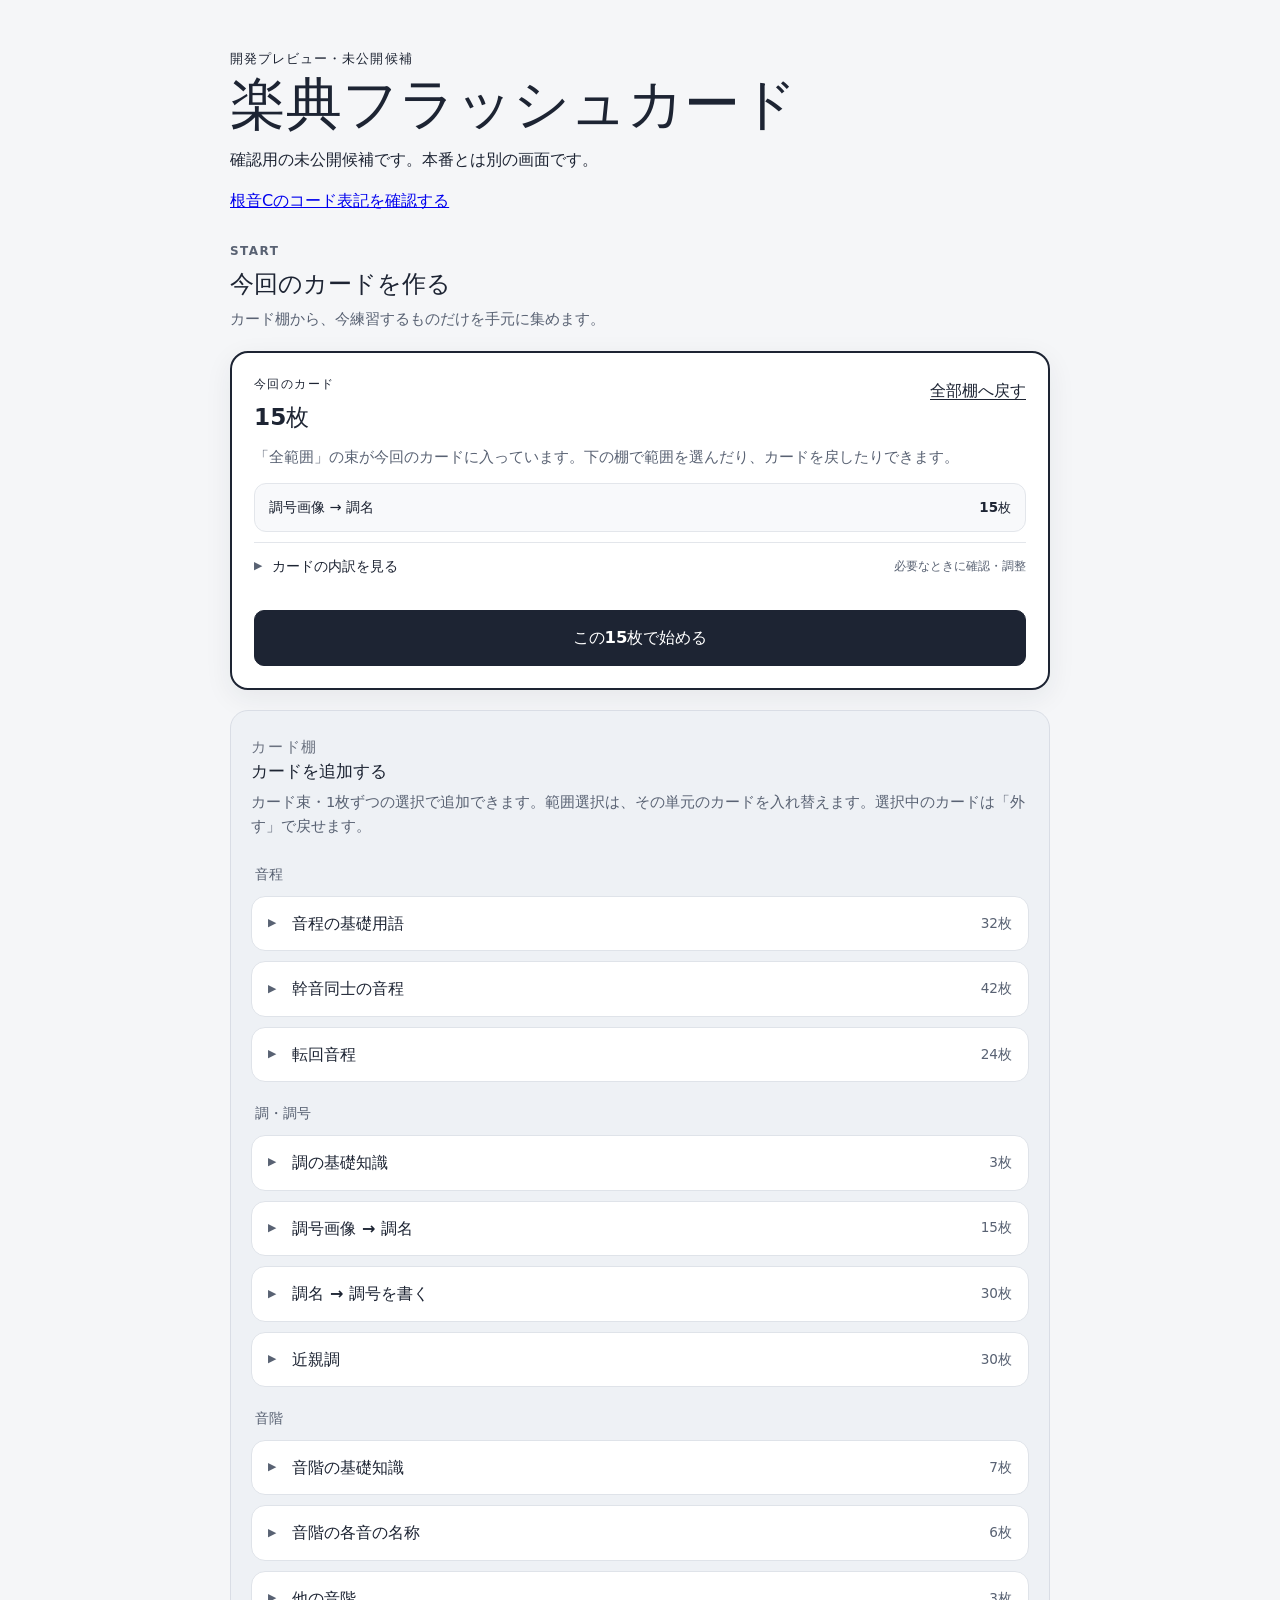
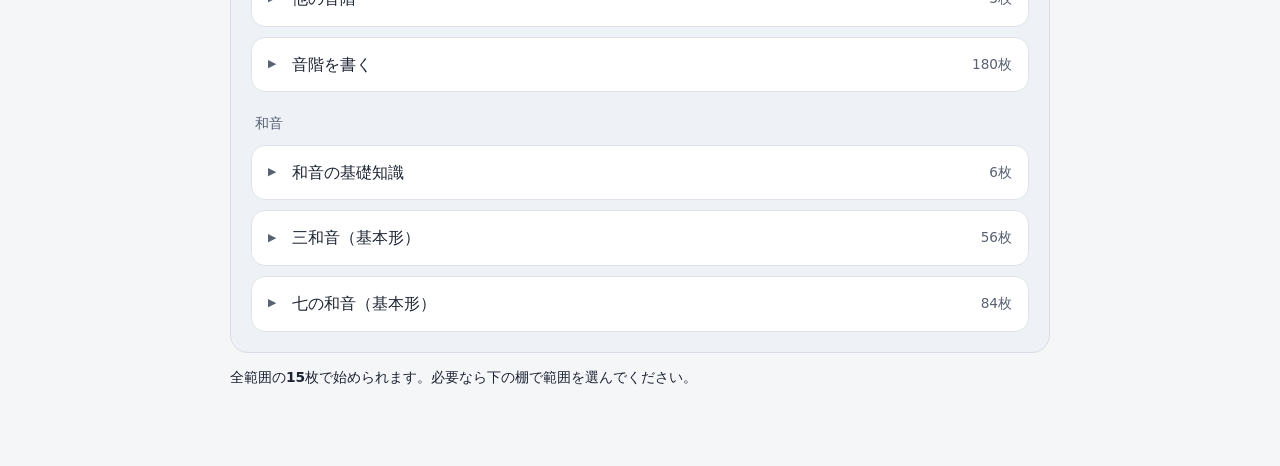
<file: index.html>
<!doctype html>
<html lang="ja">
<head>
  <meta charset="utf-8">
  <meta name="viewport" content="width=device-width, initial-scale=1">
  <meta name="description" content="長調の調号15枚・幹音同士の音程42枚に、調号画像→調名15枚と調名→調号30枚を追加。三か国語で確認できる無料の楽典フラッシュカード。スマホ対応・登録不要。">
  <meta name="robots" content="noindex,nofollow,noarchive">
  <meta property="og:type" content="website">
  <meta property="og:site_name" content="Seegmund Music Labo">
  <meta property="og:title" content="楽典フラッシュカード｜調号・音程を無料で反復練習">
  <meta property="og:description" content="調号画像→調名15枚・調名→調号30枚と幹音同士の音程42枚を、必要な範囲で反復できる無料Webアプリ。調名は日本語・英語・ドイツ語で確認できます。">
<meta name="twitter:card" content="summary">
  <meta name="twitter:title" content="楽典フラッシュカード｜調号・音程を無料で反復練習">
  <meta name="twitter:description" content="調号画像→調名15枚・調名→調号30枚と幹音同士の音程42枚を、必要な範囲で反復できる無料Webアプリ。調名は日本語・英語・ドイツ語で確認できます。">
<title>開発プレビュー｜楽典フラッシュカード</title>

  <link rel="stylesheet" href="./styles.css">
  <link rel="stylesheet" href="./disclosure-ui.css">
  <link rel="stylesheet" href="./content-renderer.css">
  <link rel="stylesheet" href="./music-typography.css">
  <link rel="stylesheet" href="./play-layout.css">
</head>
<body>
  <main class="app-shell" id="app">
    <header class="app-header">
      <p class="eyebrow">開発プレビュー・未公開候補</p>
      <h1>楽典フラッシュカード</h1>
      <p class="lead">確認用の未公開候補です。本番とは別の画面です。</p><p><a href="./docs/code-notation-c-root-specimen.html">根音Cのコード表記を確認する</a></p>
    </header>

    <section class="screen start-screen" id="start-screen" aria-labelledby="start-title">
      <div class="screen-heading">
        <p class="screen-kicker">START</p>
        <h2 id="start-title">今回のカードを作る</h2>
        <p>カード棚から、今練習するものだけを手元に集めます。</p>
      </div>

      <section class="practice-set-panel" aria-labelledby="practice-set-title">
        <div class="practice-set-heading">
          <div>
            <p class="panel-kicker">今回のカード</p>
            <h3 id="practice-set-title"><span id="practice-count">0枚</span></h3>
          </div>
          <button type="button" id="clear-practice-button" class="text-button" hidden>全部棚へ戻す</button>
        </div>

        <p class="practice-origin" id="practice-origin" hidden></p>
        <p class="practice-empty" id="practice-empty">今回のカードはまだありません。下のカード棚から追加してください。</p>
        <div class="practice-groups" id="practice-groups" hidden></div>

        <button type="button" id="start-practice-button" class="start-practice-button" disabled>カードを追加してください</button>
      </section>

      <section class="card-shelf" aria-labelledby="shelf-title">
        <div class="shelf-heading">
          <p class="panel-kicker">カード棚</p>
          <h3 id="shelf-title">カードを追加する</h3>
          <p>カード束・1枚ずつの選択で追加できます。範囲選択は、その単元のカードを入れ替えます。選択中のカードは「外す」で戻せます。</p>
        </div>
        <div class="shelf-list" id="shelf-list"></div>
      </section>

      <p class="status" id="start-status" aria-live="polite"></p>
    </section>

    <section class="screen play-screen" id="play-screen" aria-labelledby="source-title" hidden>
      <section class="flashcard" id="flashcard" aria-labelledby="card-prompt">
        <div class="card-meta">
          <span id="progress">1 / 1</span>
        </div>

        <div class="card-stage">
          <div class="prompt-wrap">
            <p class="prompt" id="card-prompt"></p>
          </div>

          <div class="answer-wrap" id="answer-wrap">
            <p class="answer" id="card-answer"></p>
          </div>
        </div>

        <div class="card-primary-actions">
          <button type="button" id="reveal-button" class="card-action">答えを見る</button>
          <button type="button" id="next-button" class="card-action">次のカードへ</button>
        </div>
      </section>

      <footer class="play-menu">
        <div class="secondary-actions" aria-label="補助操作">
          <button type="button" id="prev-button" class="secondary">前のカード</button>
          <button type="button" id="shuffle-button" class="secondary">順番をシャッフル</button>
          <button type="button" id="change-range-button" class="secondary">今回のカードを見直す</button>
        </div>

        <details id="related-key-range-note" hidden><summary>調号範囲外の表記について</summary><p>通常の調号は、♯または♭7個までです。この範囲を超える調では、重嬰・重変を含む臨時記号や、調号と臨時記号の組合せで表すことがあります。</p><p>図の「♯8相当」などは五度順の位置を示し、単純な♯8個の調号を意味しません。</p></details>
        <details id="card-supplement" hidden><summary>用語・分類の補足</summary><p id="card-supplement-text"></p></details>
        <p id="review-card-id" hidden></p>

        <section class="source-info" aria-live="polite">
          <h2 id="source-title">今回のカード</h2>
          <p id="source-description"></p>
        </section>

        <p class="shortcut-hint">Space / Enter: 答えを見る・次のカードへ　← →: 前後移動</p>
        <p class="status" id="play-status" aria-live="polite"></p>
        <p class="play-brand">楽典フラッシュカード</p>
      </footer>
    </section>
  </main>
  <script type="module" src="./src/app.js"></script>
  <script type="module" src="./src/disclosure-ui.js"></script>
</body>
</html>
</file>
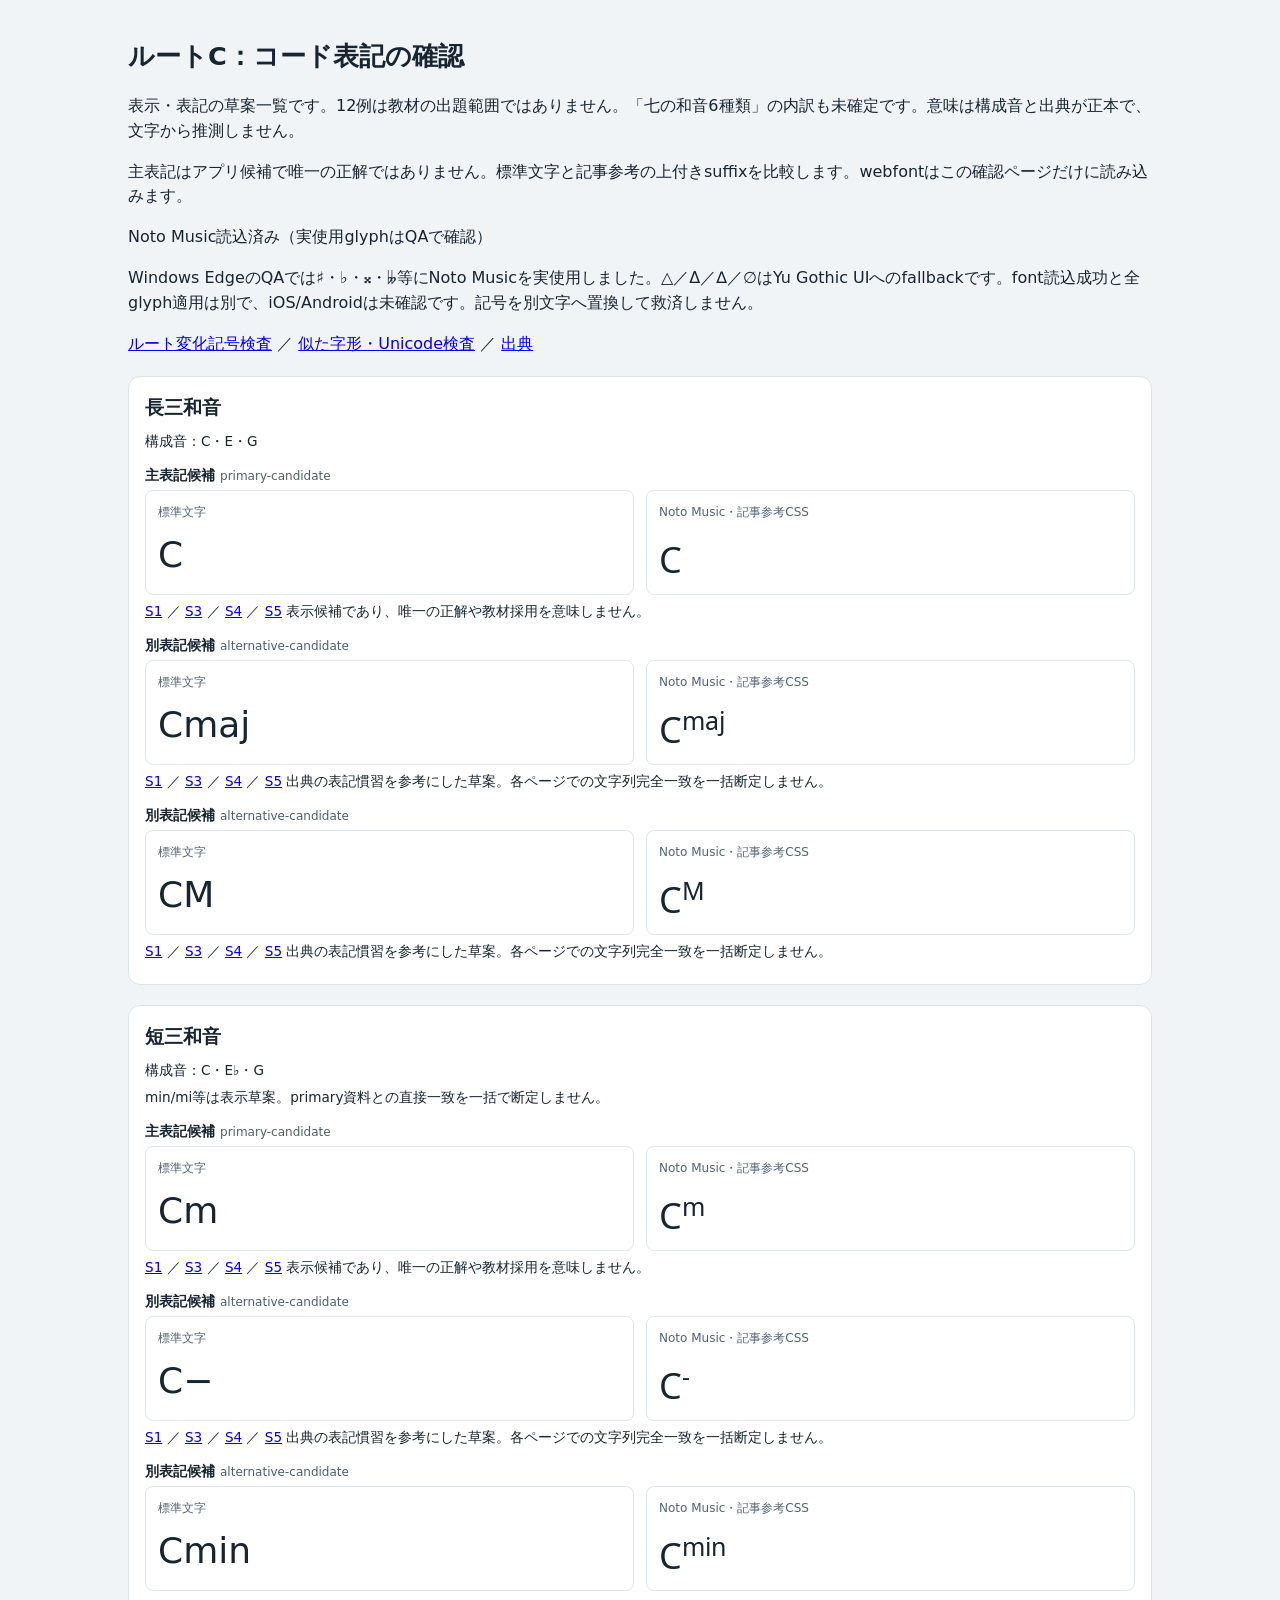
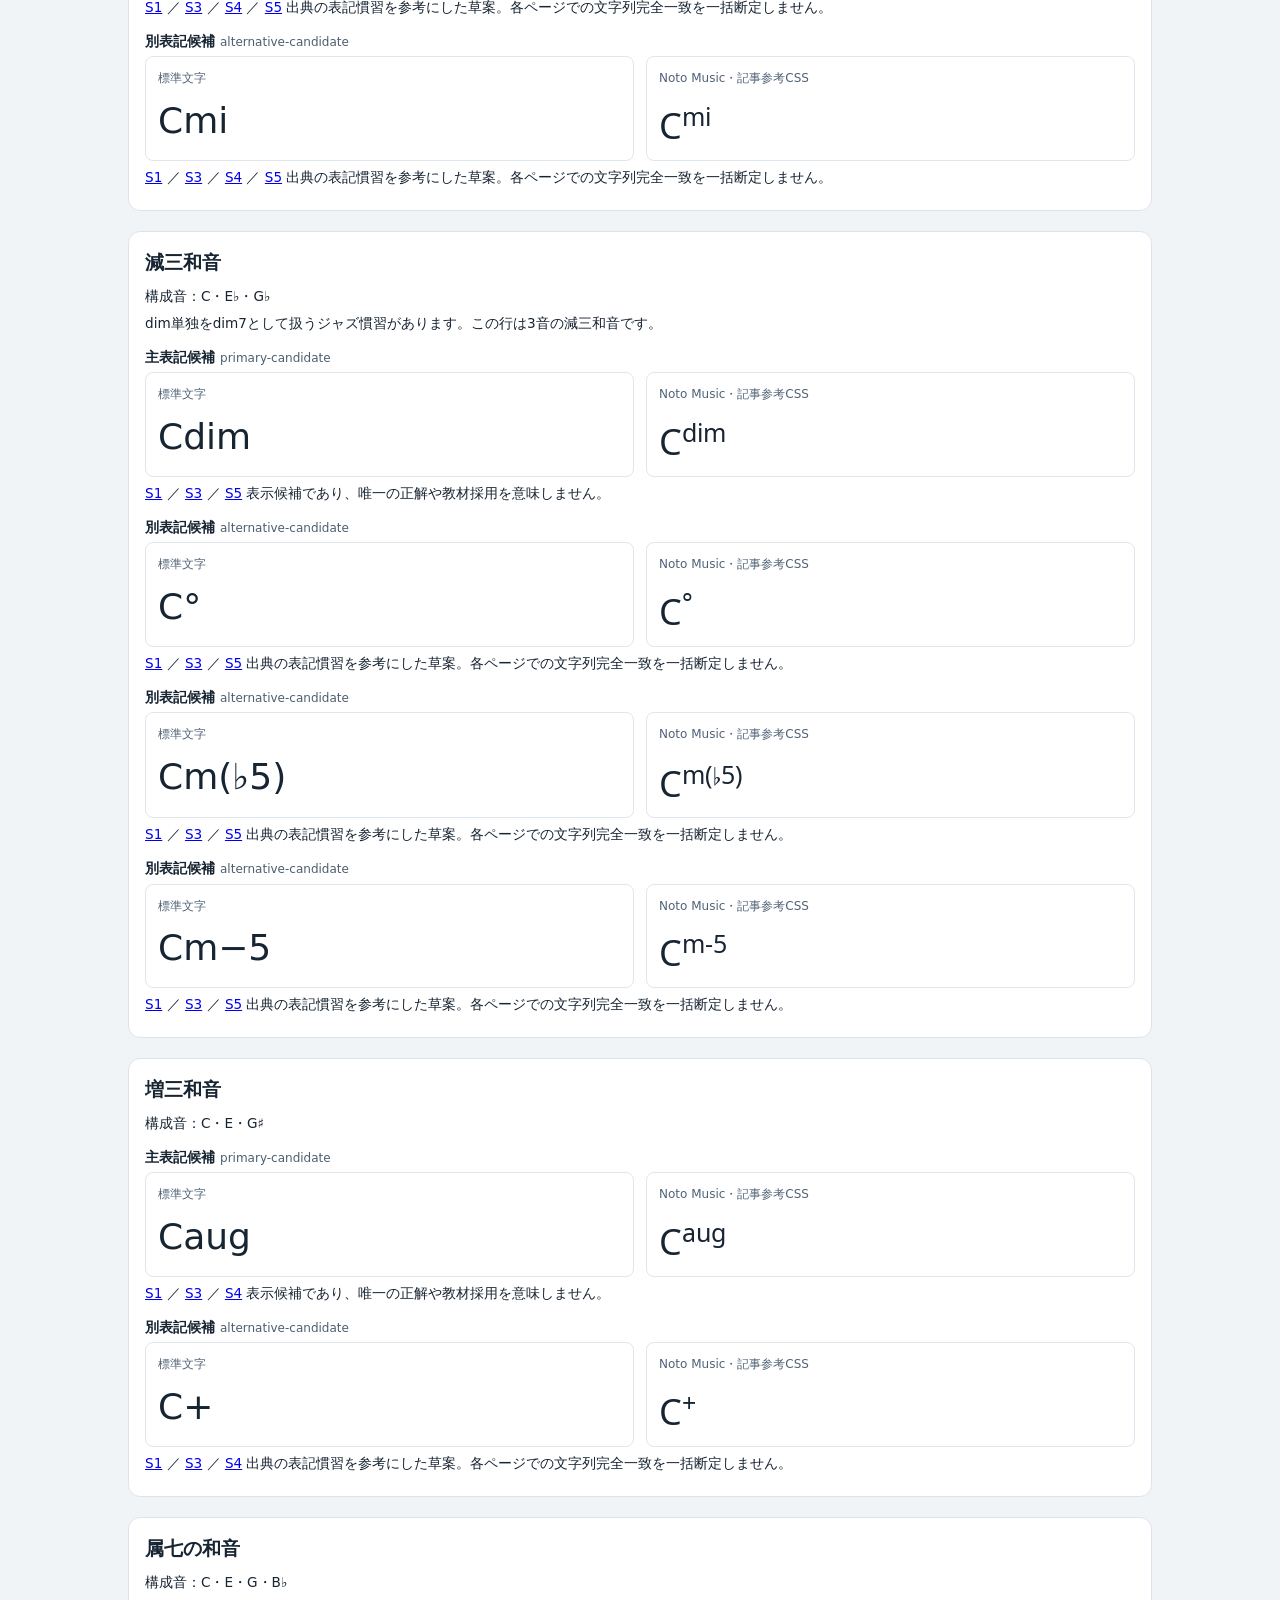
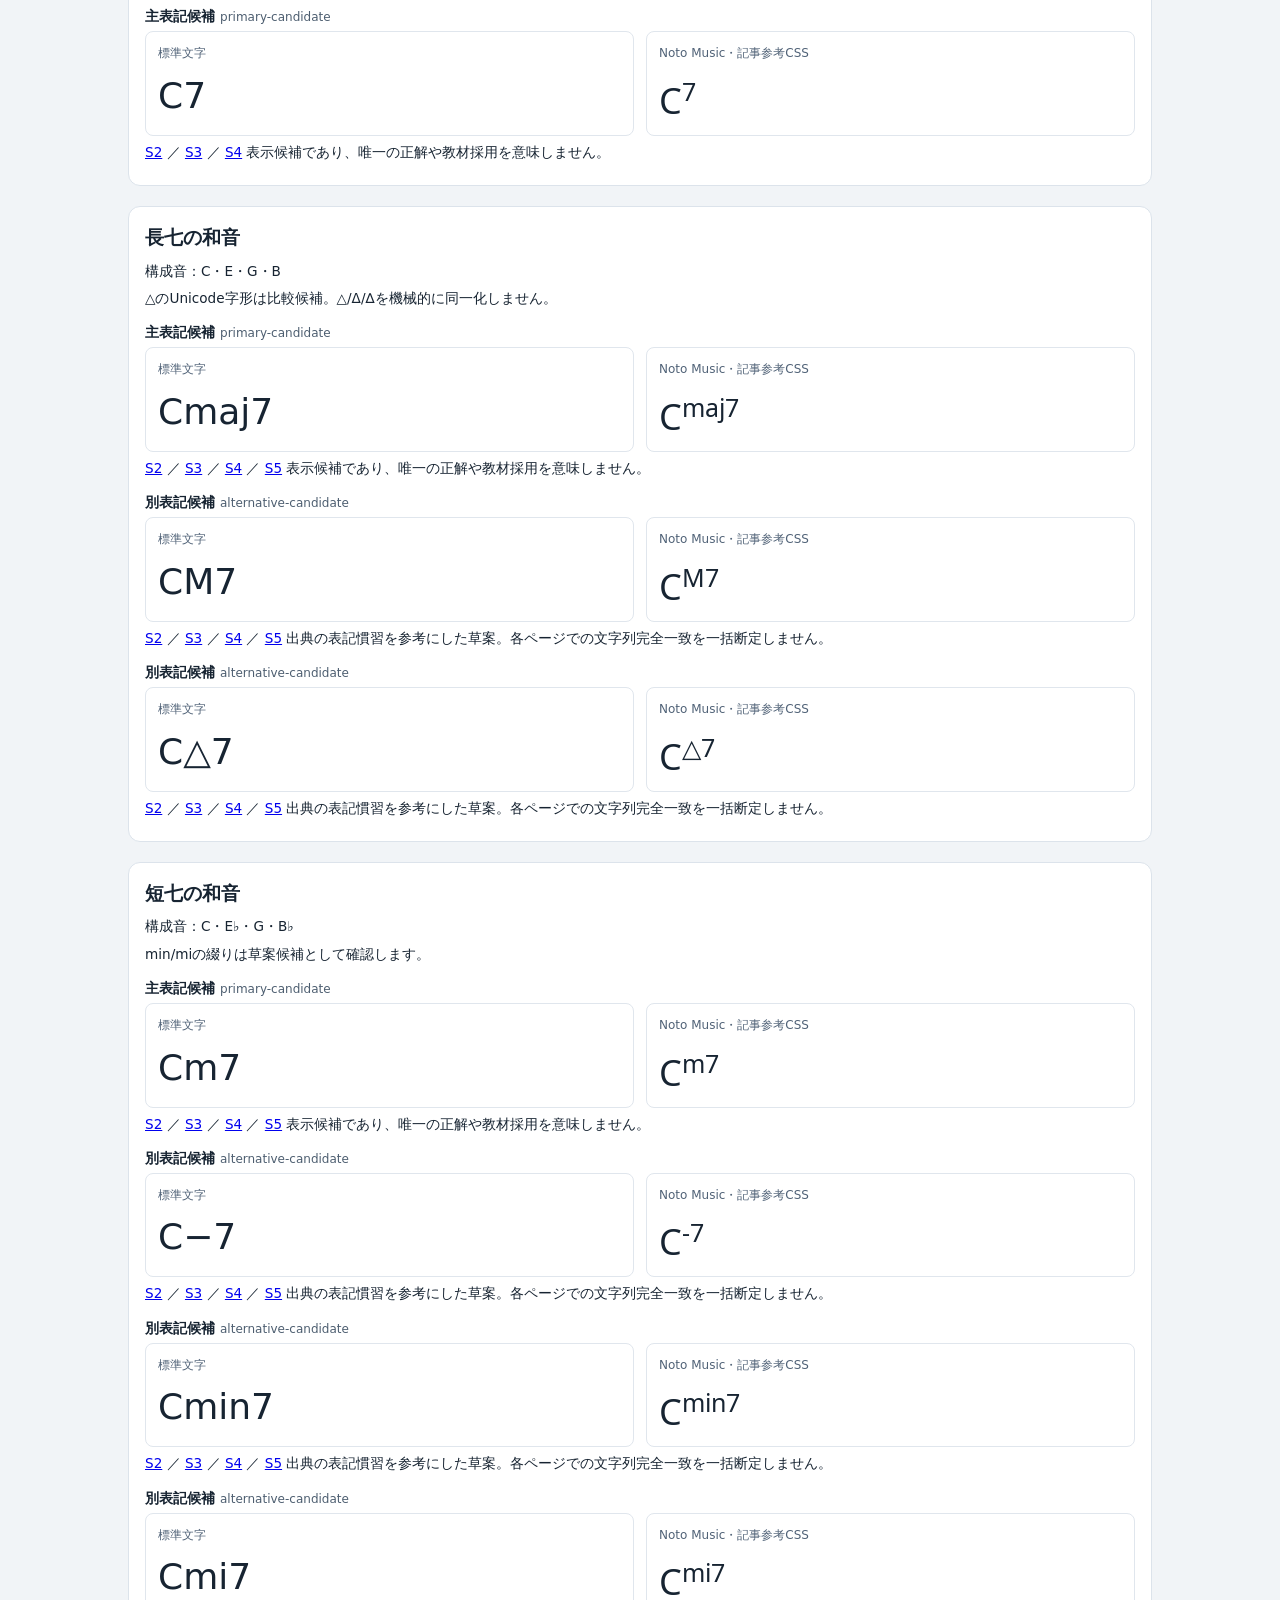
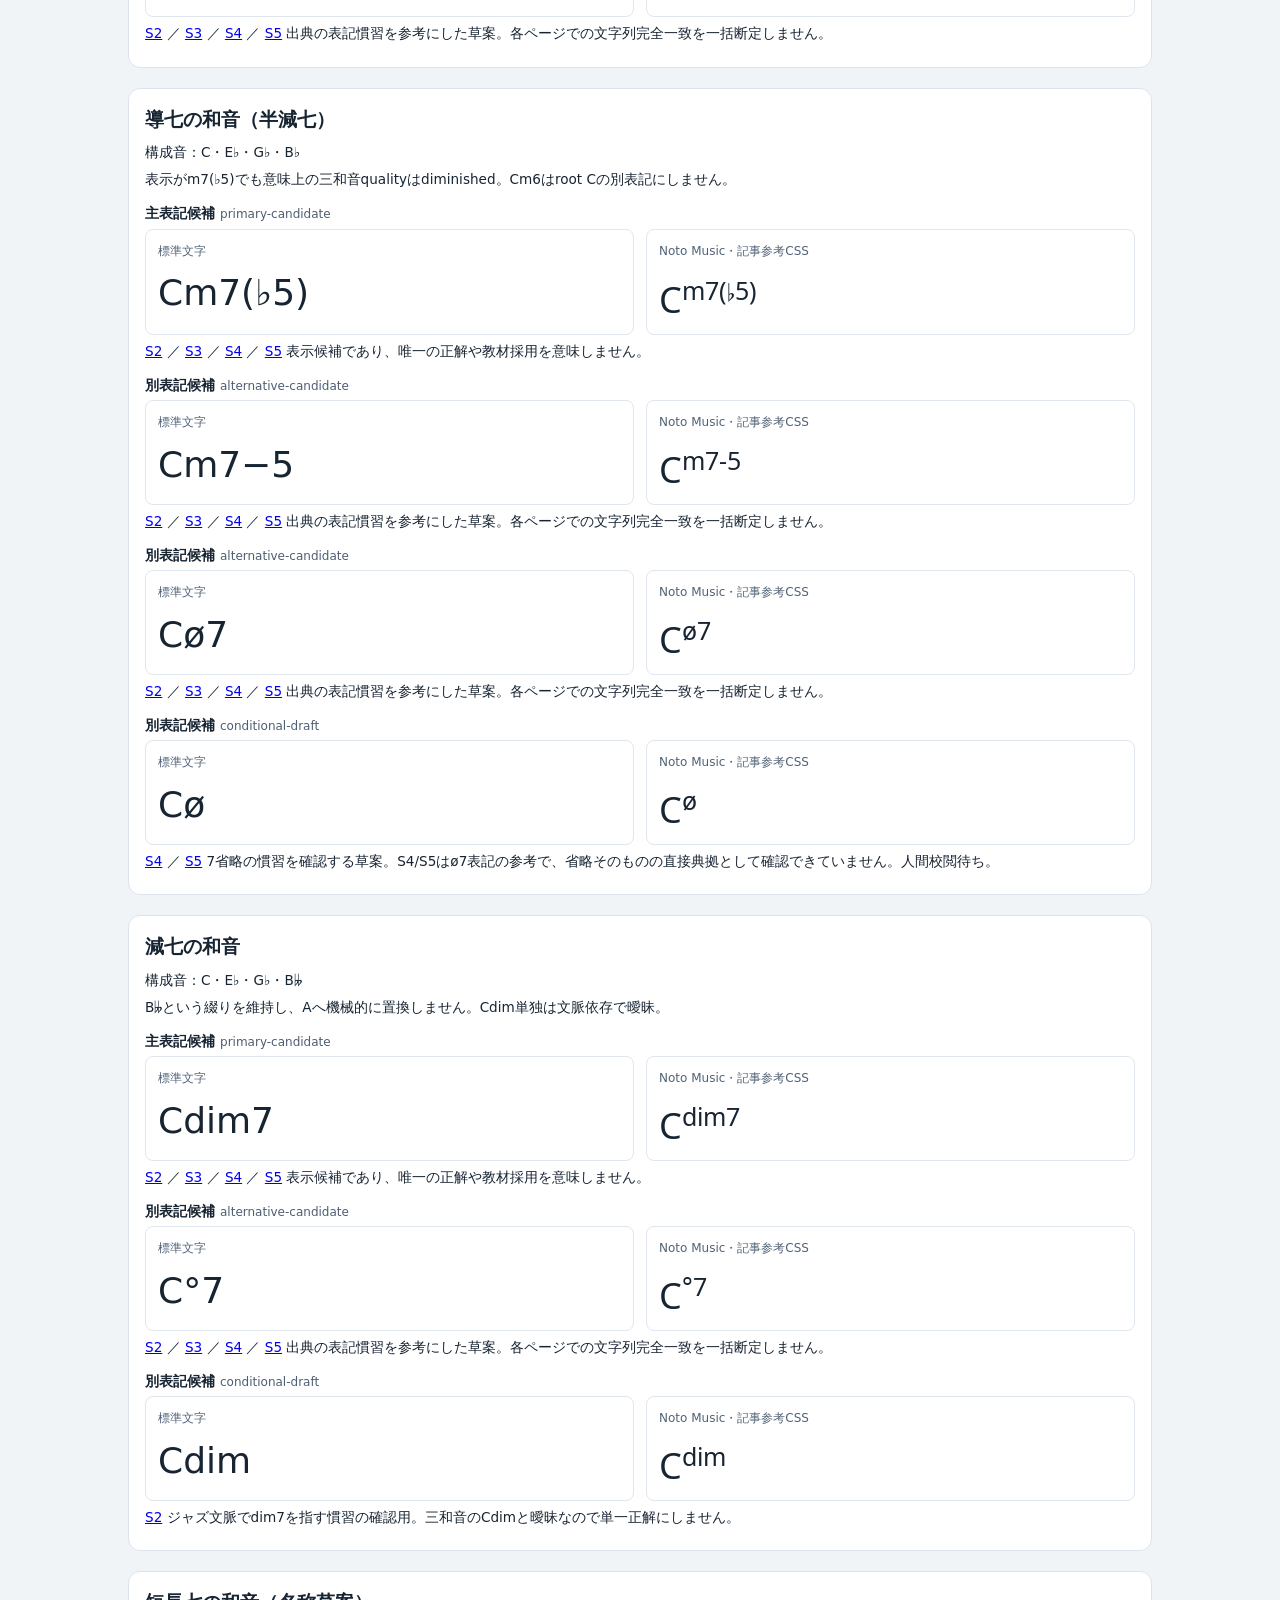
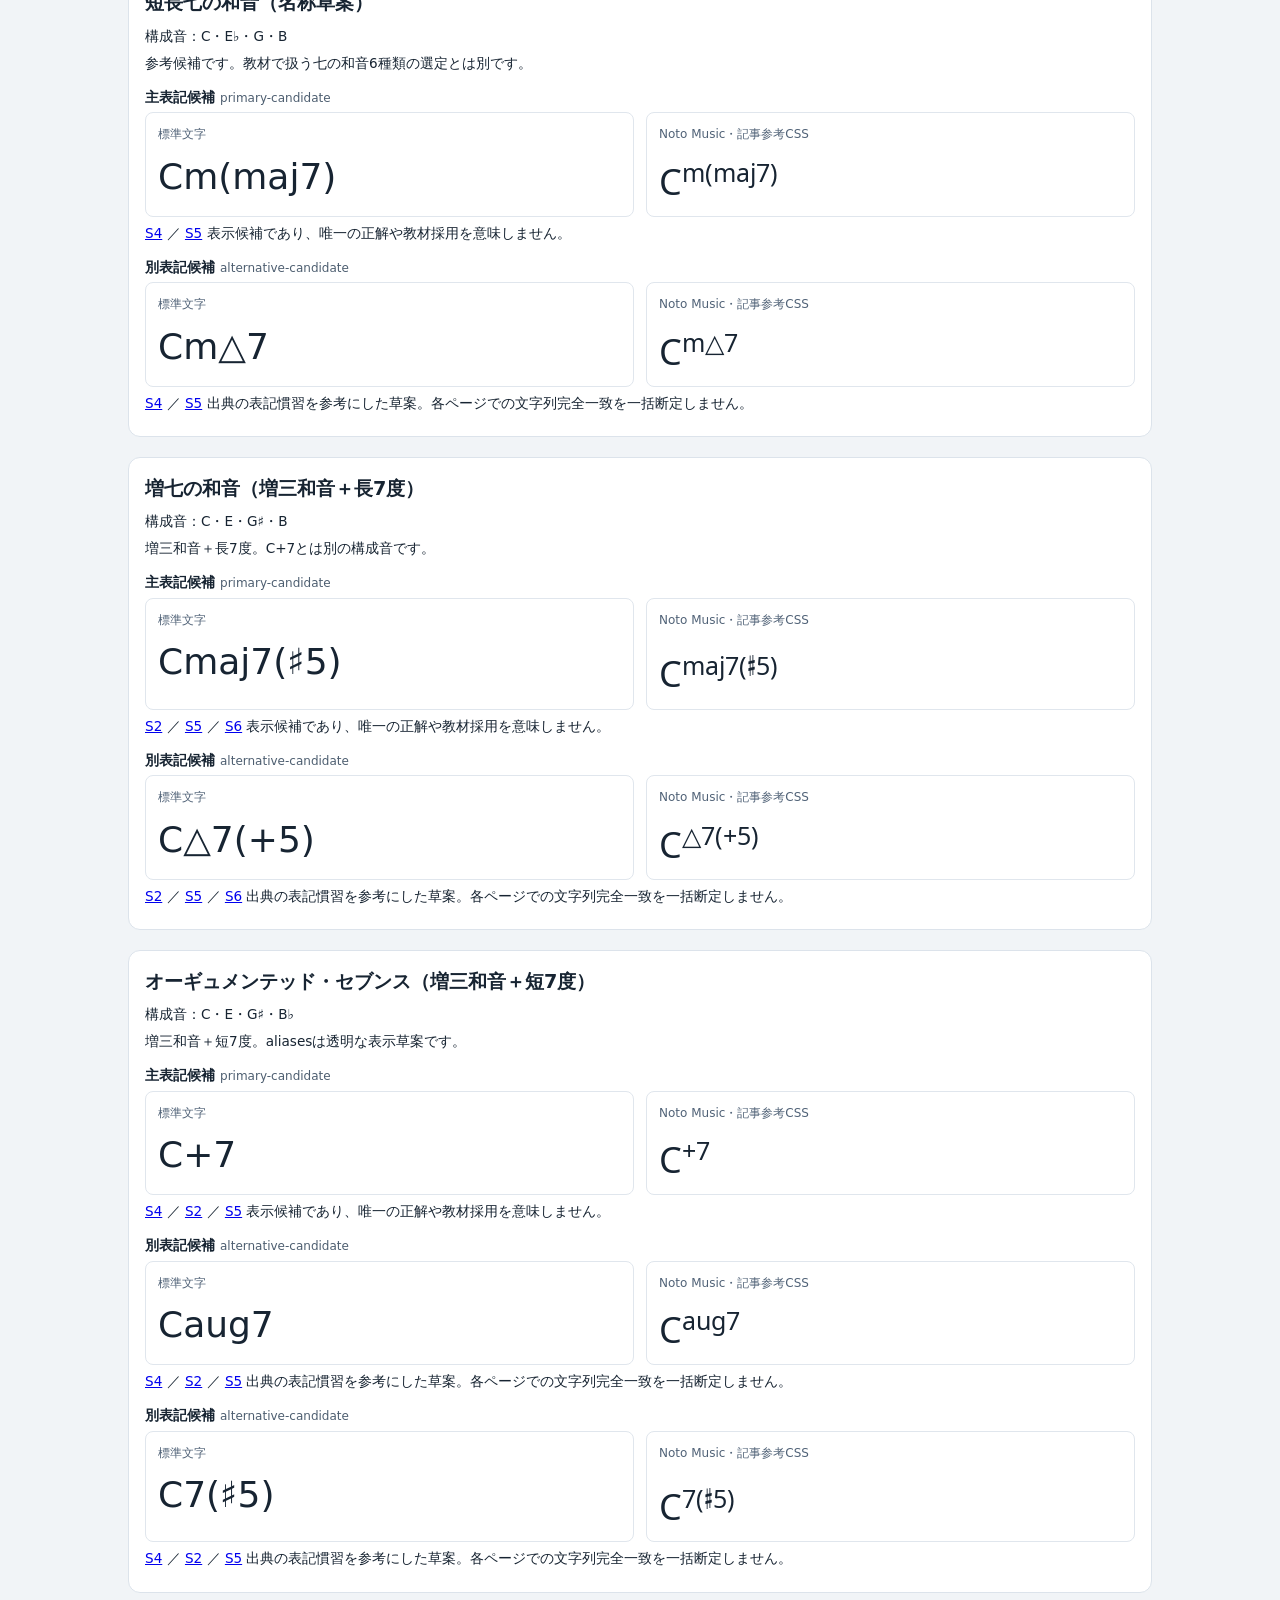
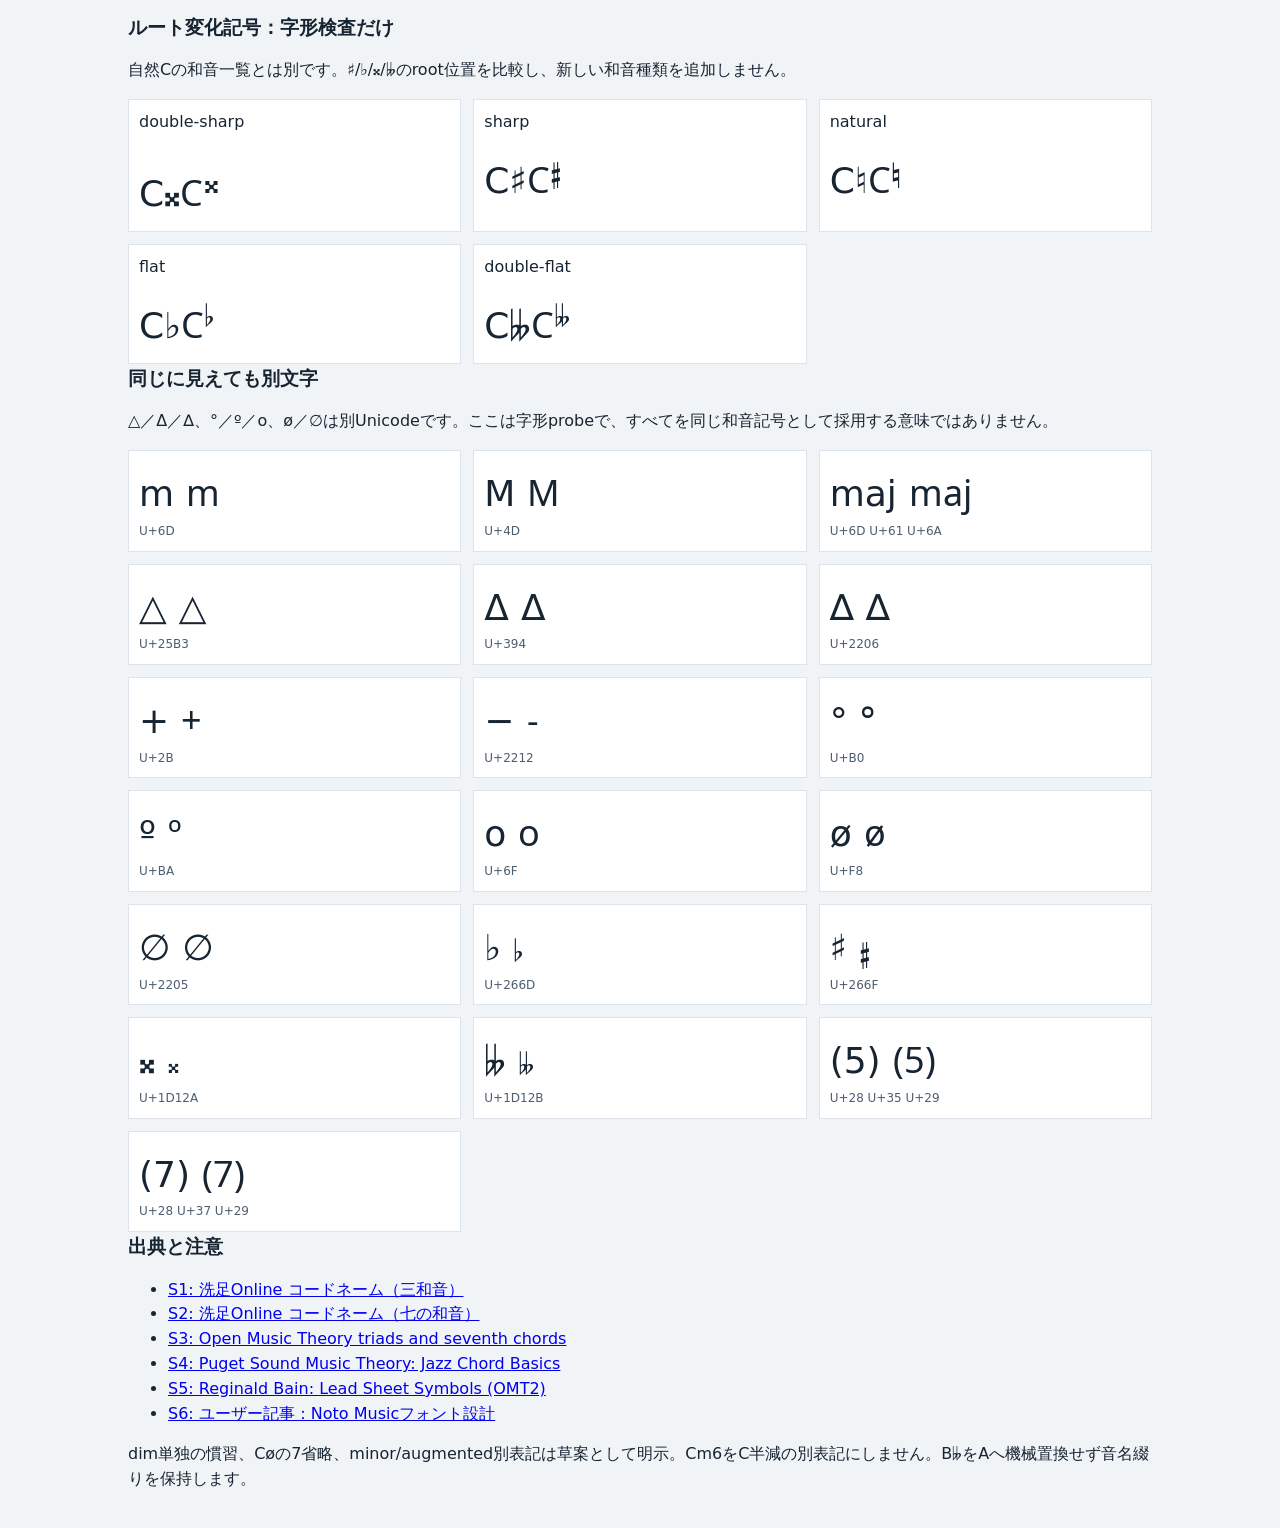
<file: docs/code-notation-c-root-specimen.html>
<!doctype html><html lang="ja"><head><meta charset="utf-8"><meta name="robots" content="noindex,nofollow,noarchive"><meta name="viewport" content="width=device-width,initial-scale=1"><title>ルートC：コード表記確認</title><link rel="preconnect" href="https://fonts.googleapis.com"><link rel="preconnect" href="https://fonts.gstatic.com" crossorigin><link href="https://fonts.googleapis.com/css2?family=Noto+Music&display=swap" rel="stylesheet"><link rel="stylesheet" href="code-notation-c-root-specimen.css"></head><body class="code-specimen-page"><main><h1>ルートC：コード表記の確認</h1><p>表示・表記の草案一覧です。12例は教材の出題範囲ではありません。「七の和音6種類」の内訳も未確定です。意味は構成音と出典が正本で、文字から推測しません。</p><p>主表記はアプリ候補で唯一の正解ではありません。標準文字と記事参考の上付きsuffixを比較します。webfontはこの確認ページだけに読み込みます。</p><p id="font-status" role="status">Noto Musicを確認中…</p><p class="font-note">Windows EdgeのQAでは♯・♭・𝄪・𝄫等にNoto Musicを実使用しました。△／Δ／∆／∅はYu Gothic UIへのfallbackです。font読込成功と全glyph適用は別で、iOS/Androidは未確認です。記号を別文字へ置換して救済しません。</p><p><a href="#glyph-probes">ルート変化記号検査</a> ／ <a href="#character-probes">似た字形・Unicode検査</a> ／ <a href="#sources">出典</a></p><article class="specimen-row" id="major-triad" data-family="triad"><h2>長三和音</h2><p class="pitches">構成音：C・E・G</p><p class="draft-note"></p><section class="spelling" data-notation="C"><h3>主表記候補 <small>primary-candidate</small></h3><div class="comparison"><div class="example"><p>標準文字</p><span class="code-display plain-code" lang="en" aria-label="C">C</span></div><div class="example"><p>Noto Music・記事参考CSS</p><span class="code-display music-code" lang="en" aria-label="C"><span class="code-root">C</span><span class="code-suffix"></span></span></div></div><p class="source-note"><a href="https://www.senzoku-online.jp/mobile/theory/classic/10/chord_name-01.html">S1</a> ／ <a href="https://openmusictheory.github.io/triads.html">S3</a> ／ <a href="https://musictheory.pugetsound.edu/mt21c/JazzChordBasics.html">S4</a> ／ <a href="https://www.reginaldbain.com/vc/musc315a/pub/ref/315aLeadSheetSymbolsOMT2.pdf">S5</a> 表示候補であり、唯一の正解や教材採用を意味しません。</p></section><section class="spelling" data-notation="Cmaj"><h3>別表記候補 <small>alternative-candidate</small></h3><div class="comparison"><div class="example"><p>標準文字</p><span class="code-display plain-code" lang="en" aria-label="Cmaj">Cmaj</span></div><div class="example"><p>Noto Music・記事参考CSS</p><span class="code-display music-code" lang="en" aria-label="Cmaj"><span class="code-root">C</span><span class="code-suffix"><span class="token-text">maj</span></span></span></div></div><p class="source-note"><a href="https://www.senzoku-online.jp/mobile/theory/classic/10/chord_name-01.html">S1</a> ／ <a href="https://openmusictheory.github.io/triads.html">S3</a> ／ <a href="https://musictheory.pugetsound.edu/mt21c/JazzChordBasics.html">S4</a> ／ <a href="https://www.reginaldbain.com/vc/musc315a/pub/ref/315aLeadSheetSymbolsOMT2.pdf">S5</a> 出典の表記慣習を参考にした草案。各ページでの文字列完全一致を一括断定しません。</p></section><section class="spelling" data-notation="CM"><h3>別表記候補 <small>alternative-candidate</small></h3><div class="comparison"><div class="example"><p>標準文字</p><span class="code-display plain-code" lang="en" aria-label="CM">CM</span></div><div class="example"><p>Noto Music・記事参考CSS</p><span class="code-display music-code" lang="en" aria-label="CM"><span class="code-root">C</span><span class="code-suffix"><span class="token-text">M</span></span></span></div></div><p class="source-note"><a href="https://www.senzoku-online.jp/mobile/theory/classic/10/chord_name-01.html">S1</a> ／ <a href="https://openmusictheory.github.io/triads.html">S3</a> ／ <a href="https://musictheory.pugetsound.edu/mt21c/JazzChordBasics.html">S4</a> ／ <a href="https://www.reginaldbain.com/vc/musc315a/pub/ref/315aLeadSheetSymbolsOMT2.pdf">S5</a> 出典の表記慣習を参考にした草案。各ページでの文字列完全一致を一括断定しません。</p></section></article><article class="specimen-row" id="minor-triad" data-family="triad"><h2>短三和音</h2><p class="pitches">構成音：C・E♭・G</p><p class="draft-note">min/mi等は表示草案。primary資料との直接一致を一括で断定しません。</p><section class="spelling" data-notation="Cm"><h3>主表記候補 <small>primary-candidate</small></h3><div class="comparison"><div class="example"><p>標準文字</p><span class="code-display plain-code" lang="en" aria-label="Cm">Cm</span></div><div class="example"><p>Noto Music・記事参考CSS</p><span class="code-display music-code" lang="en" aria-label="Cm"><span class="code-root">C</span><span class="code-suffix"><span class="token-text">m</span></span></span></div></div><p class="source-note"><a href="https://www.senzoku-online.jp/mobile/theory/classic/10/chord_name-01.html">S1</a> ／ <a href="https://openmusictheory.github.io/triads.html">S3</a> ／ <a href="https://musictheory.pugetsound.edu/mt21c/JazzChordBasics.html">S4</a> ／ <a href="https://www.reginaldbain.com/vc/musc315a/pub/ref/315aLeadSheetSymbolsOMT2.pdf">S5</a> 表示候補であり、唯一の正解や教材採用を意味しません。</p></section><section class="spelling" data-notation="C−"><h3>別表記候補 <small>alternative-candidate</small></h3><div class="comparison"><div class="example"><p>標準文字</p><span class="code-display plain-code" lang="en" aria-label="C−">C−</span></div><div class="example"><p>Noto Music・記事参考CSS</p><span class="code-display music-code" lang="en" aria-label="C−"><span class="code-root">C</span><span class="code-suffix"><span class="token-glyph music-glyph">−</span></span></span></div></div><p class="source-note"><a href="https://www.senzoku-online.jp/mobile/theory/classic/10/chord_name-01.html">S1</a> ／ <a href="https://openmusictheory.github.io/triads.html">S3</a> ／ <a href="https://musictheory.pugetsound.edu/mt21c/JazzChordBasics.html">S4</a> ／ <a href="https://www.reginaldbain.com/vc/musc315a/pub/ref/315aLeadSheetSymbolsOMT2.pdf">S5</a> 出典の表記慣習を参考にした草案。各ページでの文字列完全一致を一括断定しません。</p></section><section class="spelling" data-notation="Cmin"><h3>別表記候補 <small>alternative-candidate</small></h3><div class="comparison"><div class="example"><p>標準文字</p><span class="code-display plain-code" lang="en" aria-label="Cmin">Cmin</span></div><div class="example"><p>Noto Music・記事参考CSS</p><span class="code-display music-code" lang="en" aria-label="Cmin"><span class="code-root">C</span><span class="code-suffix"><span class="token-text">min</span></span></span></div></div><p class="source-note"><a href="https://www.senzoku-online.jp/mobile/theory/classic/10/chord_name-01.html">S1</a> ／ <a href="https://openmusictheory.github.io/triads.html">S3</a> ／ <a href="https://musictheory.pugetsound.edu/mt21c/JazzChordBasics.html">S4</a> ／ <a href="https://www.reginaldbain.com/vc/musc315a/pub/ref/315aLeadSheetSymbolsOMT2.pdf">S5</a> 出典の表記慣習を参考にした草案。各ページでの文字列完全一致を一括断定しません。</p></section><section class="spelling" data-notation="Cmi"><h3>別表記候補 <small>alternative-candidate</small></h3><div class="comparison"><div class="example"><p>標準文字</p><span class="code-display plain-code" lang="en" aria-label="Cmi">Cmi</span></div><div class="example"><p>Noto Music・記事参考CSS</p><span class="code-display music-code" lang="en" aria-label="Cmi"><span class="code-root">C</span><span class="code-suffix"><span class="token-text">mi</span></span></span></div></div><p class="source-note"><a href="https://www.senzoku-online.jp/mobile/theory/classic/10/chord_name-01.html">S1</a> ／ <a href="https://openmusictheory.github.io/triads.html">S3</a> ／ <a href="https://musictheory.pugetsound.edu/mt21c/JazzChordBasics.html">S4</a> ／ <a href="https://www.reginaldbain.com/vc/musc315a/pub/ref/315aLeadSheetSymbolsOMT2.pdf">S5</a> 出典の表記慣習を参考にした草案。各ページでの文字列完全一致を一括断定しません。</p></section></article><article class="specimen-row" id="diminished-triad" data-family="triad"><h2>減三和音</h2><p class="pitches">構成音：C・E♭・G♭</p><p class="draft-note">dim単独をdim7として扱うジャズ慣習があります。この行は3音の減三和音です。</p><section class="spelling" data-notation="Cdim"><h3>主表記候補 <small>primary-candidate</small></h3><div class="comparison"><div class="example"><p>標準文字</p><span class="code-display plain-code" lang="en" aria-label="Cdim">Cdim</span></div><div class="example"><p>Noto Music・記事参考CSS</p><span class="code-display music-code" lang="en" aria-label="Cdim"><span class="code-root">C</span><span class="code-suffix"><span class="token-text">dim</span></span></span></div></div><p class="source-note"><a href="https://www.senzoku-online.jp/mobile/theory/classic/10/chord_name-01.html">S1</a> ／ <a href="https://openmusictheory.github.io/triads.html">S3</a> ／ <a href="https://www.reginaldbain.com/vc/musc315a/pub/ref/315aLeadSheetSymbolsOMT2.pdf">S5</a> 表示候補であり、唯一の正解や教材採用を意味しません。</p></section><section class="spelling" data-notation="C°"><h3>別表記候補 <small>alternative-candidate</small></h3><div class="comparison"><div class="example"><p>標準文字</p><span class="code-display plain-code" lang="en" aria-label="C°">C°</span></div><div class="example"><p>Noto Music・記事参考CSS</p><span class="code-display music-code" lang="en" aria-label="C°"><span class="code-root">C</span><span class="code-suffix"><span class="token-glyph music-glyph">°</span></span></span></div></div><p class="source-note"><a href="https://www.senzoku-online.jp/mobile/theory/classic/10/chord_name-01.html">S1</a> ／ <a href="https://openmusictheory.github.io/triads.html">S3</a> ／ <a href="https://www.reginaldbain.com/vc/musc315a/pub/ref/315aLeadSheetSymbolsOMT2.pdf">S5</a> 出典の表記慣習を参考にした草案。各ページでの文字列完全一致を一括断定しません。</p></section><section class="spelling" data-notation="Cm(♭5)"><h3>別表記候補 <small>alternative-candidate</small></h3><div class="comparison"><div class="example"><p>標準文字</p><span class="code-display plain-code" lang="en" aria-label="Cm(♭5)">Cm(♭5)</span></div><div class="example"><p>Noto Music・記事参考CSS</p><span class="code-display music-code" lang="en" aria-label="Cm(♭5)"><span class="code-root">C</span><span class="code-suffix"><span class="token-text">m</span><span class="token-paren">(</span><span class="token-flat music-glyph">♭</span><span class="token-number">5</span><span class="token-paren">)</span></span></span></div></div><p class="source-note"><a href="https://www.senzoku-online.jp/mobile/theory/classic/10/chord_name-01.html">S1</a> ／ <a href="https://openmusictheory.github.io/triads.html">S3</a> ／ <a href="https://www.reginaldbain.com/vc/musc315a/pub/ref/315aLeadSheetSymbolsOMT2.pdf">S5</a> 出典の表記慣習を参考にした草案。各ページでの文字列完全一致を一括断定しません。</p></section><section class="spelling" data-notation="Cm−5"><h3>別表記候補 <small>alternative-candidate</small></h3><div class="comparison"><div class="example"><p>標準文字</p><span class="code-display plain-code" lang="en" aria-label="Cm−5">Cm−5</span></div><div class="example"><p>Noto Music・記事参考CSS</p><span class="code-display music-code" lang="en" aria-label="Cm−5"><span class="code-root">C</span><span class="code-suffix"><span class="token-text">m</span><span class="token-glyph music-glyph">−</span><span class="token-number">5</span></span></span></div></div><p class="source-note"><a href="https://www.senzoku-online.jp/mobile/theory/classic/10/chord_name-01.html">S1</a> ／ <a href="https://openmusictheory.github.io/triads.html">S3</a> ／ <a href="https://www.reginaldbain.com/vc/musc315a/pub/ref/315aLeadSheetSymbolsOMT2.pdf">S5</a> 出典の表記慣習を参考にした草案。各ページでの文字列完全一致を一括断定しません。</p></section></article><article class="specimen-row" id="augmented-triad" data-family="triad"><h2>増三和音</h2><p class="pitches">構成音：C・E・G♯</p><p class="draft-note"></p><section class="spelling" data-notation="Caug"><h3>主表記候補 <small>primary-candidate</small></h3><div class="comparison"><div class="example"><p>標準文字</p><span class="code-display plain-code" lang="en" aria-label="Caug">Caug</span></div><div class="example"><p>Noto Music・記事参考CSS</p><span class="code-display music-code" lang="en" aria-label="Caug"><span class="code-root">C</span><span class="code-suffix"><span class="token-text">aug</span></span></span></div></div><p class="source-note"><a href="https://www.senzoku-online.jp/mobile/theory/classic/10/chord_name-01.html">S1</a> ／ <a href="https://openmusictheory.github.io/triads.html">S3</a> ／ <a href="https://musictheory.pugetsound.edu/mt21c/JazzChordBasics.html">S4</a> 表示候補であり、唯一の正解や教材採用を意味しません。</p></section><section class="spelling" data-notation="C+"><h3>別表記候補 <small>alternative-candidate</small></h3><div class="comparison"><div class="example"><p>標準文字</p><span class="code-display plain-code" lang="en" aria-label="C+">C+</span></div><div class="example"><p>Noto Music・記事参考CSS</p><span class="code-display music-code" lang="en" aria-label="C+"><span class="code-root">C</span><span class="code-suffix"><span class="token-glyph music-glyph">+</span></span></span></div></div><p class="source-note"><a href="https://www.senzoku-online.jp/mobile/theory/classic/10/chord_name-01.html">S1</a> ／ <a href="https://openmusictheory.github.io/triads.html">S3</a> ／ <a href="https://musictheory.pugetsound.edu/mt21c/JazzChordBasics.html">S4</a> 出典の表記慣習を参考にした草案。各ページでの文字列完全一致を一括断定しません。</p></section></article><article class="specimen-row" id="dominant-seventh" data-family="seventh"><h2>属七の和音</h2><p class="pitches">構成音：C・E・G・B♭</p><p class="draft-note"></p><section class="spelling" data-notation="C7"><h3>主表記候補 <small>primary-candidate</small></h3><div class="comparison"><div class="example"><p>標準文字</p><span class="code-display plain-code" lang="en" aria-label="C7">C7</span></div><div class="example"><p>Noto Music・記事参考CSS</p><span class="code-display music-code" lang="en" aria-label="C7"><span class="code-root">C</span><span class="code-suffix"><span class="token-number">7</span></span></span></div></div><p class="source-note"><a href="https://www.senzoku-online.jp/mobile/theory/classic/10/chord_name-02.html">S2</a> ／ <a href="https://openmusictheory.github.io/triads.html">S3</a> ／ <a href="https://musictheory.pugetsound.edu/mt21c/JazzChordBasics.html">S4</a> 表示候補であり、唯一の正解や教材採用を意味しません。</p></section></article><article class="specimen-row" id="major-seventh" data-family="seventh"><h2>長七の和音</h2><p class="pitches">構成音：C・E・G・B</p><p class="draft-note">△のUnicode字形は比較候補。△/Δ/∆を機械的に同一化しません。</p><section class="spelling" data-notation="Cmaj7"><h3>主表記候補 <small>primary-candidate</small></h3><div class="comparison"><div class="example"><p>標準文字</p><span class="code-display plain-code" lang="en" aria-label="Cmaj7">Cmaj7</span></div><div class="example"><p>Noto Music・記事参考CSS</p><span class="code-display music-code" lang="en" aria-label="Cmaj7"><span class="code-root">C</span><span class="code-suffix"><span class="token-text">maj</span><span class="token-number">7</span></span></span></div></div><p class="source-note"><a href="https://www.senzoku-online.jp/mobile/theory/classic/10/chord_name-02.html">S2</a> ／ <a href="https://openmusictheory.github.io/triads.html">S3</a> ／ <a href="https://musictheory.pugetsound.edu/mt21c/JazzChordBasics.html">S4</a> ／ <a href="https://www.reginaldbain.com/vc/musc315a/pub/ref/315aLeadSheetSymbolsOMT2.pdf">S5</a> 表示候補であり、唯一の正解や教材採用を意味しません。</p></section><section class="spelling" data-notation="CM7"><h3>別表記候補 <small>alternative-candidate</small></h3><div class="comparison"><div class="example"><p>標準文字</p><span class="code-display plain-code" lang="en" aria-label="CM7">CM7</span></div><div class="example"><p>Noto Music・記事参考CSS</p><span class="code-display music-code" lang="en" aria-label="CM7"><span class="code-root">C</span><span class="code-suffix"><span class="token-text">M</span><span class="token-number">7</span></span></span></div></div><p class="source-note"><a href="https://www.senzoku-online.jp/mobile/theory/classic/10/chord_name-02.html">S2</a> ／ <a href="https://openmusictheory.github.io/triads.html">S3</a> ／ <a href="https://musictheory.pugetsound.edu/mt21c/JazzChordBasics.html">S4</a> ／ <a href="https://www.reginaldbain.com/vc/musc315a/pub/ref/315aLeadSheetSymbolsOMT2.pdf">S5</a> 出典の表記慣習を参考にした草案。各ページでの文字列完全一致を一括断定しません。</p></section><section class="spelling" data-notation="C△7"><h3>別表記候補 <small>alternative-candidate</small></h3><div class="comparison"><div class="example"><p>標準文字</p><span class="code-display plain-code" lang="en" aria-label="C△7">C△7</span></div><div class="example"><p>Noto Music・記事参考CSS</p><span class="code-display music-code" lang="en" aria-label="C△7"><span class="code-root">C</span><span class="code-suffix"><span class="token-glyph music-glyph">△</span><span class="token-number">7</span></span></span></div></div><p class="source-note"><a href="https://www.senzoku-online.jp/mobile/theory/classic/10/chord_name-02.html">S2</a> ／ <a href="https://openmusictheory.github.io/triads.html">S3</a> ／ <a href="https://musictheory.pugetsound.edu/mt21c/JazzChordBasics.html">S4</a> ／ <a href="https://www.reginaldbain.com/vc/musc315a/pub/ref/315aLeadSheetSymbolsOMT2.pdf">S5</a> 出典の表記慣習を参考にした草案。各ページでの文字列完全一致を一括断定しません。</p></section></article><article class="specimen-row" id="minor-seventh" data-family="seventh"><h2>短七の和音</h2><p class="pitches">構成音：C・E♭・G・B♭</p><p class="draft-note">min/miの綴りは草案候補として確認します。</p><section class="spelling" data-notation="Cm7"><h3>主表記候補 <small>primary-candidate</small></h3><div class="comparison"><div class="example"><p>標準文字</p><span class="code-display plain-code" lang="en" aria-label="Cm7">Cm7</span></div><div class="example"><p>Noto Music・記事参考CSS</p><span class="code-display music-code" lang="en" aria-label="Cm7"><span class="code-root">C</span><span class="code-suffix"><span class="token-text">m</span><span class="token-number">7</span></span></span></div></div><p class="source-note"><a href="https://www.senzoku-online.jp/mobile/theory/classic/10/chord_name-02.html">S2</a> ／ <a href="https://openmusictheory.github.io/triads.html">S3</a> ／ <a href="https://musictheory.pugetsound.edu/mt21c/JazzChordBasics.html">S4</a> ／ <a href="https://www.reginaldbain.com/vc/musc315a/pub/ref/315aLeadSheetSymbolsOMT2.pdf">S5</a> 表示候補であり、唯一の正解や教材採用を意味しません。</p></section><section class="spelling" data-notation="C−7"><h3>別表記候補 <small>alternative-candidate</small></h3><div class="comparison"><div class="example"><p>標準文字</p><span class="code-display plain-code" lang="en" aria-label="C−7">C−7</span></div><div class="example"><p>Noto Music・記事参考CSS</p><span class="code-display music-code" lang="en" aria-label="C−7"><span class="code-root">C</span><span class="code-suffix"><span class="token-glyph music-glyph">−</span><span class="token-number">7</span></span></span></div></div><p class="source-note"><a href="https://www.senzoku-online.jp/mobile/theory/classic/10/chord_name-02.html">S2</a> ／ <a href="https://openmusictheory.github.io/triads.html">S3</a> ／ <a href="https://musictheory.pugetsound.edu/mt21c/JazzChordBasics.html">S4</a> ／ <a href="https://www.reginaldbain.com/vc/musc315a/pub/ref/315aLeadSheetSymbolsOMT2.pdf">S5</a> 出典の表記慣習を参考にした草案。各ページでの文字列完全一致を一括断定しません。</p></section><section class="spelling" data-notation="Cmin7"><h3>別表記候補 <small>alternative-candidate</small></h3><div class="comparison"><div class="example"><p>標準文字</p><span class="code-display plain-code" lang="en" aria-label="Cmin7">Cmin7</span></div><div class="example"><p>Noto Music・記事参考CSS</p><span class="code-display music-code" lang="en" aria-label="Cmin7"><span class="code-root">C</span><span class="code-suffix"><span class="token-text">min</span><span class="token-number">7</span></span></span></div></div><p class="source-note"><a href="https://www.senzoku-online.jp/mobile/theory/classic/10/chord_name-02.html">S2</a> ／ <a href="https://openmusictheory.github.io/triads.html">S3</a> ／ <a href="https://musictheory.pugetsound.edu/mt21c/JazzChordBasics.html">S4</a> ／ <a href="https://www.reginaldbain.com/vc/musc315a/pub/ref/315aLeadSheetSymbolsOMT2.pdf">S5</a> 出典の表記慣習を参考にした草案。各ページでの文字列完全一致を一括断定しません。</p></section><section class="spelling" data-notation="Cmi7"><h3>別表記候補 <small>alternative-candidate</small></h3><div class="comparison"><div class="example"><p>標準文字</p><span class="code-display plain-code" lang="en" aria-label="Cmi7">Cmi7</span></div><div class="example"><p>Noto Music・記事参考CSS</p><span class="code-display music-code" lang="en" aria-label="Cmi7"><span class="code-root">C</span><span class="code-suffix"><span class="token-text">mi</span><span class="token-number">7</span></span></span></div></div><p class="source-note"><a href="https://www.senzoku-online.jp/mobile/theory/classic/10/chord_name-02.html">S2</a> ／ <a href="https://openmusictheory.github.io/triads.html">S3</a> ／ <a href="https://musictheory.pugetsound.edu/mt21c/JazzChordBasics.html">S4</a> ／ <a href="https://www.reginaldbain.com/vc/musc315a/pub/ref/315aLeadSheetSymbolsOMT2.pdf">S5</a> 出典の表記慣習を参考にした草案。各ページでの文字列完全一致を一括断定しません。</p></section></article><article class="specimen-row" id="half-diminished-seventh" data-family="seventh"><h2>導七の和音（半減七）</h2><p class="pitches">構成音：C・E♭・G♭・B♭</p><p class="draft-note">表示がm7(♭5)でも意味上の三和音qualityはdiminished。Cm6はroot Cの別表記にしません。</p><section class="spelling" data-notation="Cm7(♭5)"><h3>主表記候補 <small>primary-candidate</small></h3><div class="comparison"><div class="example"><p>標準文字</p><span class="code-display plain-code" lang="en" aria-label="Cm7(♭5)">Cm7(♭5)</span></div><div class="example"><p>Noto Music・記事参考CSS</p><span class="code-display music-code" lang="en" aria-label="Cm7(♭5)"><span class="code-root">C</span><span class="code-suffix"><span class="token-text">m</span><span class="token-number">7</span><span class="token-paren">(</span><span class="token-flat music-glyph">♭</span><span class="token-number">5</span><span class="token-paren">)</span></span></span></div></div><p class="source-note"><a href="https://www.senzoku-online.jp/mobile/theory/classic/10/chord_name-02.html">S2</a> ／ <a href="https://openmusictheory.github.io/triads.html">S3</a> ／ <a href="https://musictheory.pugetsound.edu/mt21c/JazzChordBasics.html">S4</a> ／ <a href="https://www.reginaldbain.com/vc/musc315a/pub/ref/315aLeadSheetSymbolsOMT2.pdf">S5</a> 表示候補であり、唯一の正解や教材採用を意味しません。</p></section><section class="spelling" data-notation="Cm7−5"><h3>別表記候補 <small>alternative-candidate</small></h3><div class="comparison"><div class="example"><p>標準文字</p><span class="code-display plain-code" lang="en" aria-label="Cm7−5">Cm7−5</span></div><div class="example"><p>Noto Music・記事参考CSS</p><span class="code-display music-code" lang="en" aria-label="Cm7−5"><span class="code-root">C</span><span class="code-suffix"><span class="token-text">m</span><span class="token-number">7</span><span class="token-glyph music-glyph">−</span><span class="token-number">5</span></span></span></div></div><p class="source-note"><a href="https://www.senzoku-online.jp/mobile/theory/classic/10/chord_name-02.html">S2</a> ／ <a href="https://openmusictheory.github.io/triads.html">S3</a> ／ <a href="https://musictheory.pugetsound.edu/mt21c/JazzChordBasics.html">S4</a> ／ <a href="https://www.reginaldbain.com/vc/musc315a/pub/ref/315aLeadSheetSymbolsOMT2.pdf">S5</a> 出典の表記慣習を参考にした草案。各ページでの文字列完全一致を一括断定しません。</p></section><section class="spelling" data-notation="Cø7"><h3>別表記候補 <small>alternative-candidate</small></h3><div class="comparison"><div class="example"><p>標準文字</p><span class="code-display plain-code" lang="en" aria-label="Cø7">Cø7</span></div><div class="example"><p>Noto Music・記事参考CSS</p><span class="code-display music-code" lang="en" aria-label="Cø7"><span class="code-root">C</span><span class="code-suffix"><span class="token-glyph music-glyph">ø</span><span class="token-number">7</span></span></span></div></div><p class="source-note"><a href="https://www.senzoku-online.jp/mobile/theory/classic/10/chord_name-02.html">S2</a> ／ <a href="https://openmusictheory.github.io/triads.html">S3</a> ／ <a href="https://musictheory.pugetsound.edu/mt21c/JazzChordBasics.html">S4</a> ／ <a href="https://www.reginaldbain.com/vc/musc315a/pub/ref/315aLeadSheetSymbolsOMT2.pdf">S5</a> 出典の表記慣習を参考にした草案。各ページでの文字列完全一致を一括断定しません。</p></section><section class="spelling" data-notation="Cø"><h3>別表記候補 <small>conditional-draft</small></h3><div class="comparison"><div class="example"><p>標準文字</p><span class="code-display plain-code" lang="en" aria-label="Cø">Cø</span></div><div class="example"><p>Noto Music・記事参考CSS</p><span class="code-display music-code" lang="en" aria-label="Cø"><span class="code-root">C</span><span class="code-suffix"><span class="token-glyph music-glyph">ø</span></span></span></div></div><p class="source-note"><a href="https://musictheory.pugetsound.edu/mt21c/JazzChordBasics.html">S4</a> ／ <a href="https://www.reginaldbain.com/vc/musc315a/pub/ref/315aLeadSheetSymbolsOMT2.pdf">S5</a> 7省略の慣習を確認する草案。S4/S5はø7表記の参考で、省略そのものの直接典拠として確認できていません。人間校閲待ち。</p></section></article><article class="specimen-row" id="diminished-seventh" data-family="seventh"><h2>減七の和音</h2><p class="pitches">構成音：C・E♭・G♭・B𝄫</p><p class="draft-note">B𝄫という綴りを維持し、Aへ機械的に置換しません。Cdim単独は文脈依存で曖昧。</p><section class="spelling" data-notation="Cdim7"><h3>主表記候補 <small>primary-candidate</small></h3><div class="comparison"><div class="example"><p>標準文字</p><span class="code-display plain-code" lang="en" aria-label="Cdim7">Cdim7</span></div><div class="example"><p>Noto Music・記事参考CSS</p><span class="code-display music-code" lang="en" aria-label="Cdim7"><span class="code-root">C</span><span class="code-suffix"><span class="token-text">dim</span><span class="token-number">7</span></span></span></div></div><p class="source-note"><a href="https://www.senzoku-online.jp/mobile/theory/classic/10/chord_name-02.html">S2</a> ／ <a href="https://openmusictheory.github.io/triads.html">S3</a> ／ <a href="https://musictheory.pugetsound.edu/mt21c/JazzChordBasics.html">S4</a> ／ <a href="https://www.reginaldbain.com/vc/musc315a/pub/ref/315aLeadSheetSymbolsOMT2.pdf">S5</a> 表示候補であり、唯一の正解や教材採用を意味しません。</p></section><section class="spelling" data-notation="C°7"><h3>別表記候補 <small>alternative-candidate</small></h3><div class="comparison"><div class="example"><p>標準文字</p><span class="code-display plain-code" lang="en" aria-label="C°7">C°7</span></div><div class="example"><p>Noto Music・記事参考CSS</p><span class="code-display music-code" lang="en" aria-label="C°7"><span class="code-root">C</span><span class="code-suffix"><span class="token-glyph music-glyph">°</span><span class="token-number">7</span></span></span></div></div><p class="source-note"><a href="https://www.senzoku-online.jp/mobile/theory/classic/10/chord_name-02.html">S2</a> ／ <a href="https://openmusictheory.github.io/triads.html">S3</a> ／ <a href="https://musictheory.pugetsound.edu/mt21c/JazzChordBasics.html">S4</a> ／ <a href="https://www.reginaldbain.com/vc/musc315a/pub/ref/315aLeadSheetSymbolsOMT2.pdf">S5</a> 出典の表記慣習を参考にした草案。各ページでの文字列完全一致を一括断定しません。</p></section><section class="spelling" data-notation="Cdim"><h3>別表記候補 <small>conditional-draft</small></h3><div class="comparison"><div class="example"><p>標準文字</p><span class="code-display plain-code" lang="en" aria-label="Cdim">Cdim</span></div><div class="example"><p>Noto Music・記事参考CSS</p><span class="code-display music-code" lang="en" aria-label="Cdim"><span class="code-root">C</span><span class="code-suffix"><span class="token-text">dim</span></span></span></div></div><p class="source-note"><a href="https://www.senzoku-online.jp/mobile/theory/classic/10/chord_name-02.html">S2</a> ジャズ文脈でdim7を指す慣習の確認用。三和音のCdimと曖昧なので単一正解にしません。</p></section></article><article class="specimen-row" id="minor-major-seventh" data-family="reference"><h2>短長七の和音（名称草案）</h2><p class="pitches">構成音：C・E♭・G・B</p><p class="draft-note">参考候補です。教材で扱う七の和音6種類の選定とは別です。</p><section class="spelling" data-notation="Cm(maj7)"><h3>主表記候補 <small>primary-candidate</small></h3><div class="comparison"><div class="example"><p>標準文字</p><span class="code-display plain-code" lang="en" aria-label="Cm(maj7)">Cm(maj7)</span></div><div class="example"><p>Noto Music・記事参考CSS</p><span class="code-display music-code" lang="en" aria-label="Cm(maj7)"><span class="code-root">C</span><span class="code-suffix"><span class="token-text">m</span><span class="token-paren">(</span><span class="token-text">maj</span><span class="token-number">7</span><span class="token-paren">)</span></span></span></div></div><p class="source-note"><a href="https://musictheory.pugetsound.edu/mt21c/JazzChordBasics.html">S4</a> ／ <a href="https://www.reginaldbain.com/vc/musc315a/pub/ref/315aLeadSheetSymbolsOMT2.pdf">S5</a> 表示候補であり、唯一の正解や教材採用を意味しません。</p></section><section class="spelling" data-notation="Cm△7"><h3>別表記候補 <small>alternative-candidate</small></h3><div class="comparison"><div class="example"><p>標準文字</p><span class="code-display plain-code" lang="en" aria-label="Cm△7">Cm△7</span></div><div class="example"><p>Noto Music・記事参考CSS</p><span class="code-display music-code" lang="en" aria-label="Cm△7"><span class="code-root">C</span><span class="code-suffix"><span class="token-text">m</span><span class="token-glyph music-glyph">△</span><span class="token-number">7</span></span></span></div></div><p class="source-note"><a href="https://musictheory.pugetsound.edu/mt21c/JazzChordBasics.html">S4</a> ／ <a href="https://www.reginaldbain.com/vc/musc315a/pub/ref/315aLeadSheetSymbolsOMT2.pdf">S5</a> 出典の表記慣習を参考にした草案。各ページでの文字列完全一致を一括断定しません。</p></section></article><article class="specimen-row" id="augmented-major-seventh" data-family="reference"><h2>増七の和音（増三和音＋長7度）</h2><p class="pitches">構成音：C・E・G♯・B</p><p class="draft-note">増三和音＋長7度。C+7とは別の構成音です。</p><section class="spelling" data-notation="Cmaj7(♯5)"><h3>主表記候補 <small>primary-candidate</small></h3><div class="comparison"><div class="example"><p>標準文字</p><span class="code-display plain-code" lang="en" aria-label="Cmaj7(♯5)">Cmaj7(♯5)</span></div><div class="example"><p>Noto Music・記事参考CSS</p><span class="code-display music-code" lang="en" aria-label="Cmaj7(♯5)"><span class="code-root">C</span><span class="code-suffix"><span class="token-text">maj</span><span class="token-number">7</span><span class="token-paren">(</span><span class="token-sharp music-glyph">♯</span><span class="token-number">5</span><span class="token-paren">)</span></span></span></div></div><p class="source-note"><a href="https://www.senzoku-online.jp/mobile/theory/classic/10/chord_name-02.html">S2</a> ／ <a href="https://www.reginaldbain.com/vc/musc315a/pub/ref/315aLeadSheetSymbolsOMT2.pdf">S5</a> ／ <a href="https://seegmund-music-labo.com/technical-note/noto-music-font-design/">S6</a> 表示候補であり、唯一の正解や教材採用を意味しません。</p></section><section class="spelling" data-notation="C△7(+5)"><h3>別表記候補 <small>alternative-candidate</small></h3><div class="comparison"><div class="example"><p>標準文字</p><span class="code-display plain-code" lang="en" aria-label="C△7(+5)">C△7(+5)</span></div><div class="example"><p>Noto Music・記事参考CSS</p><span class="code-display music-code" lang="en" aria-label="C△7(+5)"><span class="code-root">C</span><span class="code-suffix"><span class="token-glyph music-glyph">△</span><span class="token-number">7</span><span class="token-paren">(</span><span class="token-glyph music-glyph">+</span><span class="token-number">5</span><span class="token-paren">)</span></span></span></div></div><p class="source-note"><a href="https://www.senzoku-online.jp/mobile/theory/classic/10/chord_name-02.html">S2</a> ／ <a href="https://www.reginaldbain.com/vc/musc315a/pub/ref/315aLeadSheetSymbolsOMT2.pdf">S5</a> ／ <a href="https://seegmund-music-labo.com/technical-note/noto-music-font-design/">S6</a> 出典の表記慣習を参考にした草案。各ページでの文字列完全一致を一括断定しません。</p></section></article><article class="specimen-row" id="augmented-dominant-seventh" data-family="reference"><h2>オーギュメンテッド・セブンス（増三和音＋短7度）</h2><p class="pitches">構成音：C・E・G♯・B♭</p><p class="draft-note">増三和音＋短7度。aliasesは透明な表示草案です。</p><section class="spelling" data-notation="C+7"><h3>主表記候補 <small>primary-candidate</small></h3><div class="comparison"><div class="example"><p>標準文字</p><span class="code-display plain-code" lang="en" aria-label="C+7">C+7</span></div><div class="example"><p>Noto Music・記事参考CSS</p><span class="code-display music-code" lang="en" aria-label="C+7"><span class="code-root">C</span><span class="code-suffix"><span class="token-glyph music-glyph">+</span><span class="token-number">7</span></span></span></div></div><p class="source-note"><a href="https://musictheory.pugetsound.edu/mt21c/JazzChordBasics.html">S4</a> ／ <a href="https://www.senzoku-online.jp/mobile/theory/classic/10/chord_name-02.html">S2</a> ／ <a href="https://www.reginaldbain.com/vc/musc315a/pub/ref/315aLeadSheetSymbolsOMT2.pdf">S5</a> 表示候補であり、唯一の正解や教材採用を意味しません。</p></section><section class="spelling" data-notation="Caug7"><h3>別表記候補 <small>alternative-candidate</small></h3><div class="comparison"><div class="example"><p>標準文字</p><span class="code-display plain-code" lang="en" aria-label="Caug7">Caug7</span></div><div class="example"><p>Noto Music・記事参考CSS</p><span class="code-display music-code" lang="en" aria-label="Caug7"><span class="code-root">C</span><span class="code-suffix"><span class="token-text">aug</span><span class="token-number">7</span></span></span></div></div><p class="source-note"><a href="https://musictheory.pugetsound.edu/mt21c/JazzChordBasics.html">S4</a> ／ <a href="https://www.senzoku-online.jp/mobile/theory/classic/10/chord_name-02.html">S2</a> ／ <a href="https://www.reginaldbain.com/vc/musc315a/pub/ref/315aLeadSheetSymbolsOMT2.pdf">S5</a> 出典の表記慣習を参考にした草案。各ページでの文字列完全一致を一括断定しません。</p></section><section class="spelling" data-notation="C7(♯5)"><h3>別表記候補 <small>alternative-candidate</small></h3><div class="comparison"><div class="example"><p>標準文字</p><span class="code-display plain-code" lang="en" aria-label="C7(♯5)">C7(♯5)</span></div><div class="example"><p>Noto Music・記事参考CSS</p><span class="code-display music-code" lang="en" aria-label="C7(♯5)"><span class="code-root">C</span><span class="code-suffix"><span class="token-number">7</span><span class="token-paren">(</span><span class="token-sharp music-glyph">♯</span><span class="token-number">5</span><span class="token-paren">)</span></span></span></div></div><p class="source-note"><a href="https://musictheory.pugetsound.edu/mt21c/JazzChordBasics.html">S4</a> ／ <a href="https://www.senzoku-online.jp/mobile/theory/classic/10/chord_name-02.html">S2</a> ／ <a href="https://www.reginaldbain.com/vc/musc315a/pub/ref/315aLeadSheetSymbolsOMT2.pdf">S5</a> 出典の表記慣習を参考にした草案。各ページでの文字列完全一致を一括断定しません。</p></section></article><section id="glyph-probes"><h2>ルート変化記号：字形検査だけ</h2><p>自然Cの和音一覧とは別です。♯/♭/𝄪/𝄫のroot位置を比較し、新しい和音種類を追加しません。</p><div class="probe-grid"><div class="glyph-probe" data-glyph="𝄪"><div>double-sharp</div><span class="code-display plain-code">C𝄪</span><span class="code-display music-code">C<sup class="root-accidental root-double-sharp music-glyph">𝄪</sup></span></div><div class="glyph-probe" data-glyph="♯"><div>sharp</div><span class="code-display plain-code">C♯</span><span class="code-display music-code">C<sup class="root-accidental root-sharp music-glyph">♯</sup></span></div><div class="glyph-probe" data-glyph="♮"><div>natural</div><span class="code-display plain-code">C♮</span><span class="code-display music-code">C<sup class="root-accidental root-natural music-glyph">♮</sup></span></div><div class="glyph-probe" data-glyph="♭"><div>flat</div><span class="code-display plain-code">C♭</span><span class="code-display music-code">C<sup class="root-accidental root-flat music-glyph">♭</sup></span></div><div class="glyph-probe" data-glyph="𝄫"><div>double-flat</div><span class="code-display plain-code">C𝄫</span><span class="code-display music-code">C<sup class="root-accidental root-double-flat music-glyph">𝄫</sup></span></div></div></section><section id="character-probes"><h2>同じに見えても別文字</h2><p>△／Δ／∆、°／º／o、ø／∅は別Unicodeです。ここは字形probeで、すべてを同じ和音記号として採用する意味ではありません。</p><div class="character-grid"><div class="character-probe" data-character="m"><span class="plain-code probe-character">m</span><span class="music-glyph probe-character">m</span><small>U+6D</small></div><div class="character-probe" data-character="M"><span class="plain-code probe-character">M</span><span class="music-glyph probe-character">M</span><small>U+4D</small></div><div class="character-probe" data-character="maj"><span class="plain-code probe-character">maj</span><span class="music-glyph probe-character">maj</span><small>U+6D U+61 U+6A</small></div><div class="character-probe" data-character="△"><span class="plain-code probe-character">△</span><span class="music-glyph probe-character">△</span><small>U+25B3</small></div><div class="character-probe" data-character="Δ"><span class="plain-code probe-character">Δ</span><span class="music-glyph probe-character">Δ</span><small>U+394</small></div><div class="character-probe" data-character="∆"><span class="plain-code probe-character">∆</span><span class="music-glyph probe-character">∆</span><small>U+2206</small></div><div class="character-probe" data-character="+"><span class="plain-code probe-character">+</span><span class="music-glyph probe-character">+</span><small>U+2B</small></div><div class="character-probe" data-character="−"><span class="plain-code probe-character">−</span><span class="music-glyph probe-character">−</span><small>U+2212</small></div><div class="character-probe" data-character="°"><span class="plain-code probe-character">°</span><span class="music-glyph probe-character">°</span><small>U+B0</small></div><div class="character-probe" data-character="º"><span class="plain-code probe-character">º</span><span class="music-glyph probe-character">º</span><small>U+BA</small></div><div class="character-probe" data-character="o"><span class="plain-code probe-character">o</span><span class="music-glyph probe-character">o</span><small>U+6F</small></div><div class="character-probe" data-character="ø"><span class="plain-code probe-character">ø</span><span class="music-glyph probe-character">ø</span><small>U+F8</small></div><div class="character-probe" data-character="∅"><span class="plain-code probe-character">∅</span><span class="music-glyph probe-character">∅</span><small>U+2205</small></div><div class="character-probe" data-character="♭"><span class="plain-code probe-character">♭</span><span class="music-glyph probe-character">♭</span><small>U+266D</small></div><div class="character-probe" data-character="♯"><span class="plain-code probe-character">♯</span><span class="music-glyph probe-character">♯</span><small>U+266F</small></div><div class="character-probe" data-character="𝄪"><span class="plain-code probe-character">𝄪</span><span class="music-glyph probe-character">𝄪</span><small>U+1D12A</small></div><div class="character-probe" data-character="𝄫"><span class="plain-code probe-character">𝄫</span><span class="music-glyph probe-character">𝄫</span><small>U+1D12B</small></div><div class="character-probe" data-character="(5)"><span class="plain-code probe-character">(5)</span><span class="music-glyph probe-character">(5)</span><small>U+28 U+35 U+29</small></div><div class="character-probe" data-character="(7)"><span class="plain-code probe-character">(7)</span><span class="music-glyph probe-character">(7)</span><small>U+28 U+37 U+29</small></div></div></section><section id="sources"><h2>出典と注意</h2><ul><li><a href="https://www.senzoku-online.jp/mobile/theory/classic/10/chord_name-01.html">S1: 洗足Online コードネーム（三和音）</a></li><li><a href="https://www.senzoku-online.jp/mobile/theory/classic/10/chord_name-02.html">S2: 洗足Online コードネーム（七の和音）</a></li><li><a href="https://openmusictheory.github.io/triads.html">S3: Open Music Theory triads and seventh chords</a></li><li><a href="https://musictheory.pugetsound.edu/mt21c/JazzChordBasics.html">S4: Puget Sound Music Theory: Jazz Chord Basics</a></li><li><a href="https://www.reginaldbain.com/vc/musc315a/pub/ref/315aLeadSheetSymbolsOMT2.pdf">S5: Reginald Bain: Lead Sheet Symbols (OMT2)</a></li><li><a href="https://seegmund-music-labo.com/technical-note/noto-music-font-design/">S6: ユーザー記事：Noto Musicフォント設計</a></li></ul><p>dim単独の慣習、Cøの7省略、minor/augmented別表記は草案として明示。Cm6をC半減の別表記にしません。B𝄫をAへ機械置換せず音名綴りを保持します。</p></section></main><script type="module">try{await document.fonts.load('36px "Noto Music"','♯♭𝄪𝄫');await document.fonts.ready;const loaded=[...document.fonts].some(f=>f.family.includes('Noto Music')&&f.status==='loaded');document.getElementById('font-status').textContent=loaded?'Noto Music読込済み（実使用glyphはQAで確認）':'Noto Music未読込・fallback表示';document.body.dataset.fontReady=String(loaded);}catch(e){document.getElementById('font-status').textContent='webfont読込失敗・fallback表示';document.body.dataset.fontReady='false';}</script></body></html>
</file>
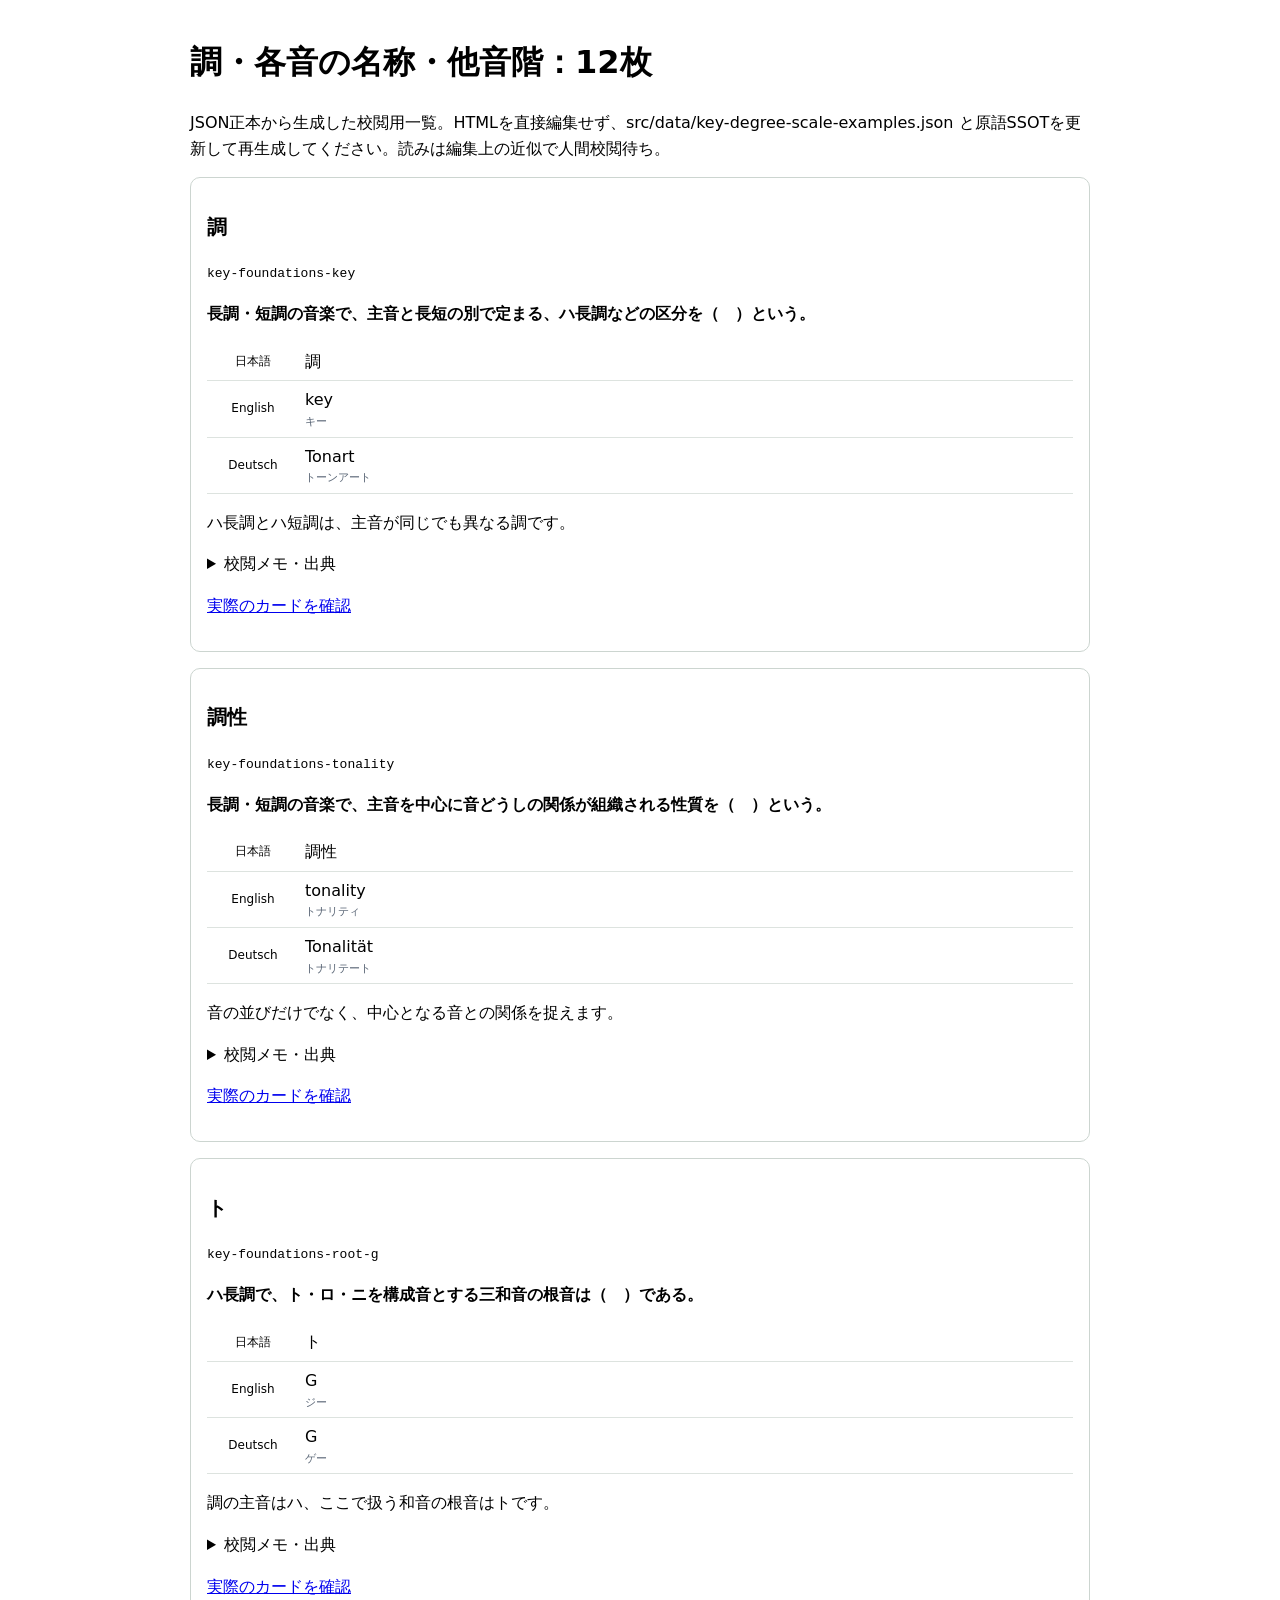
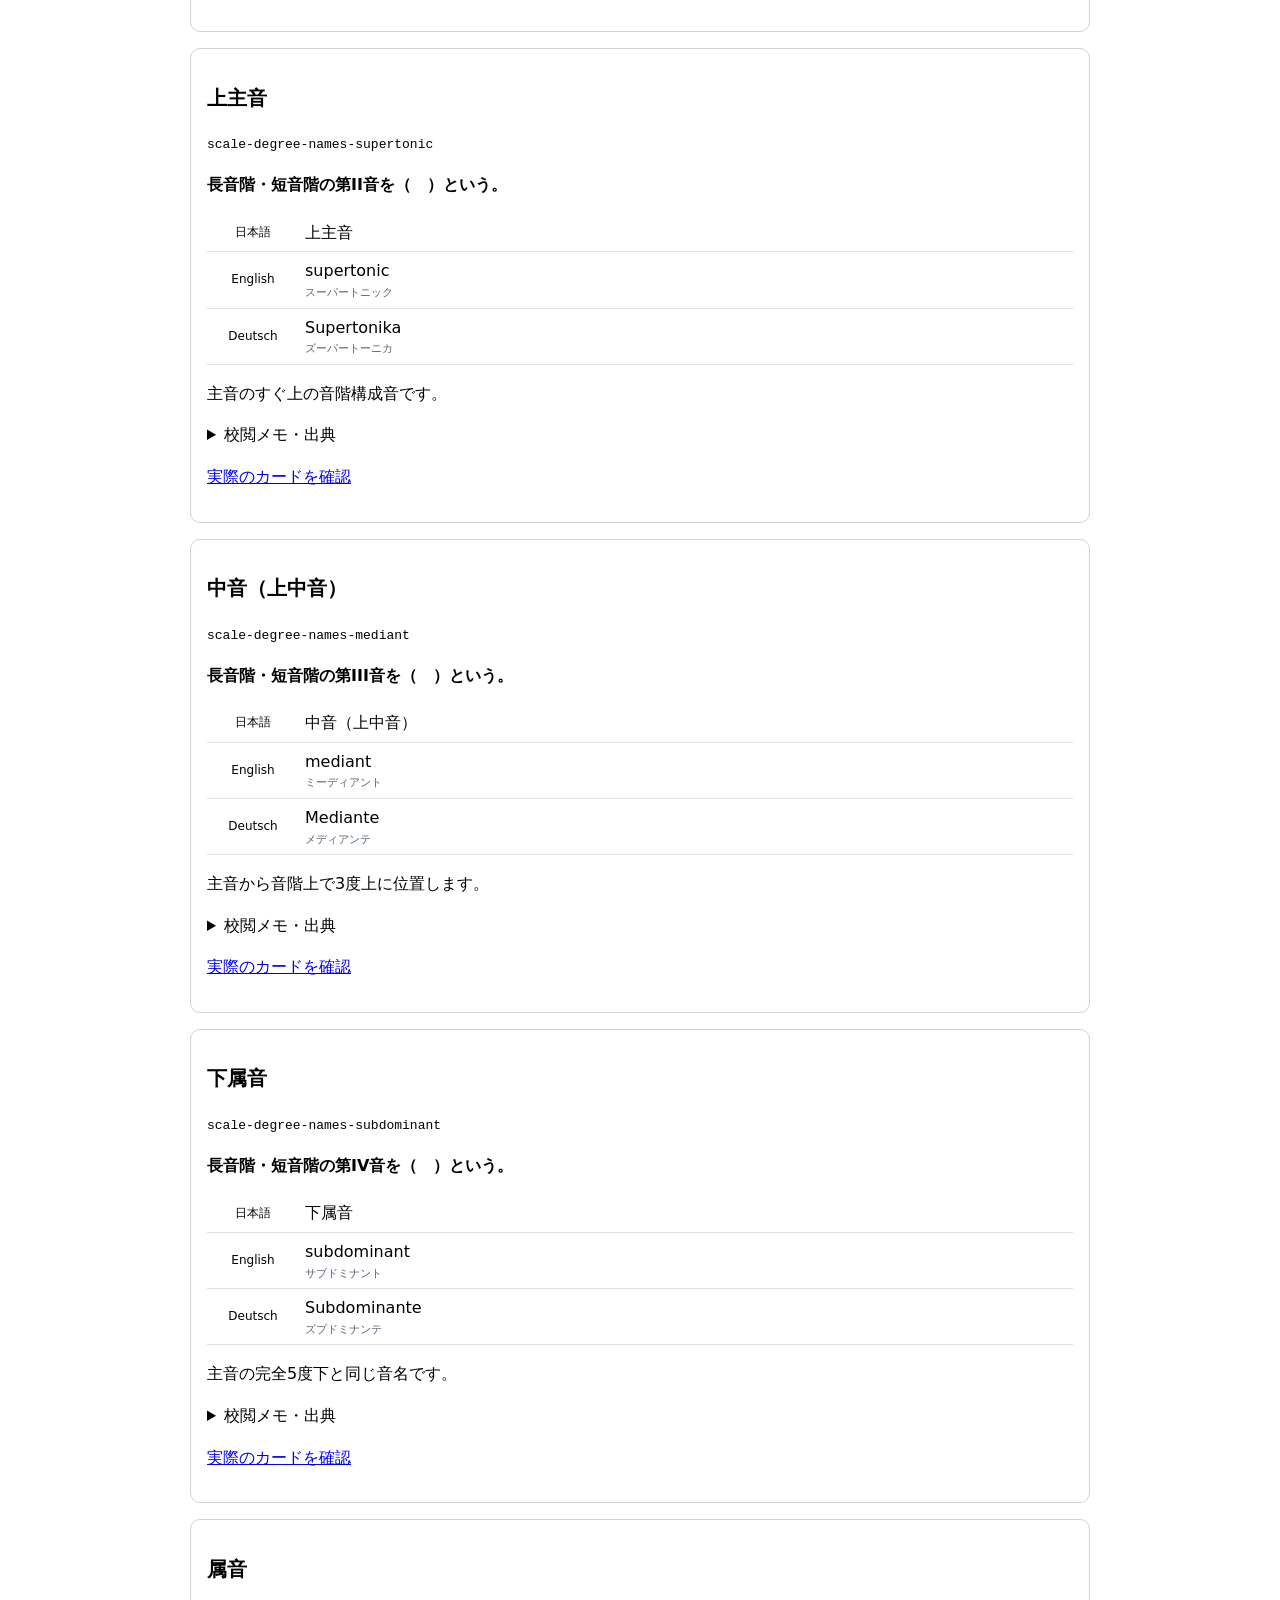
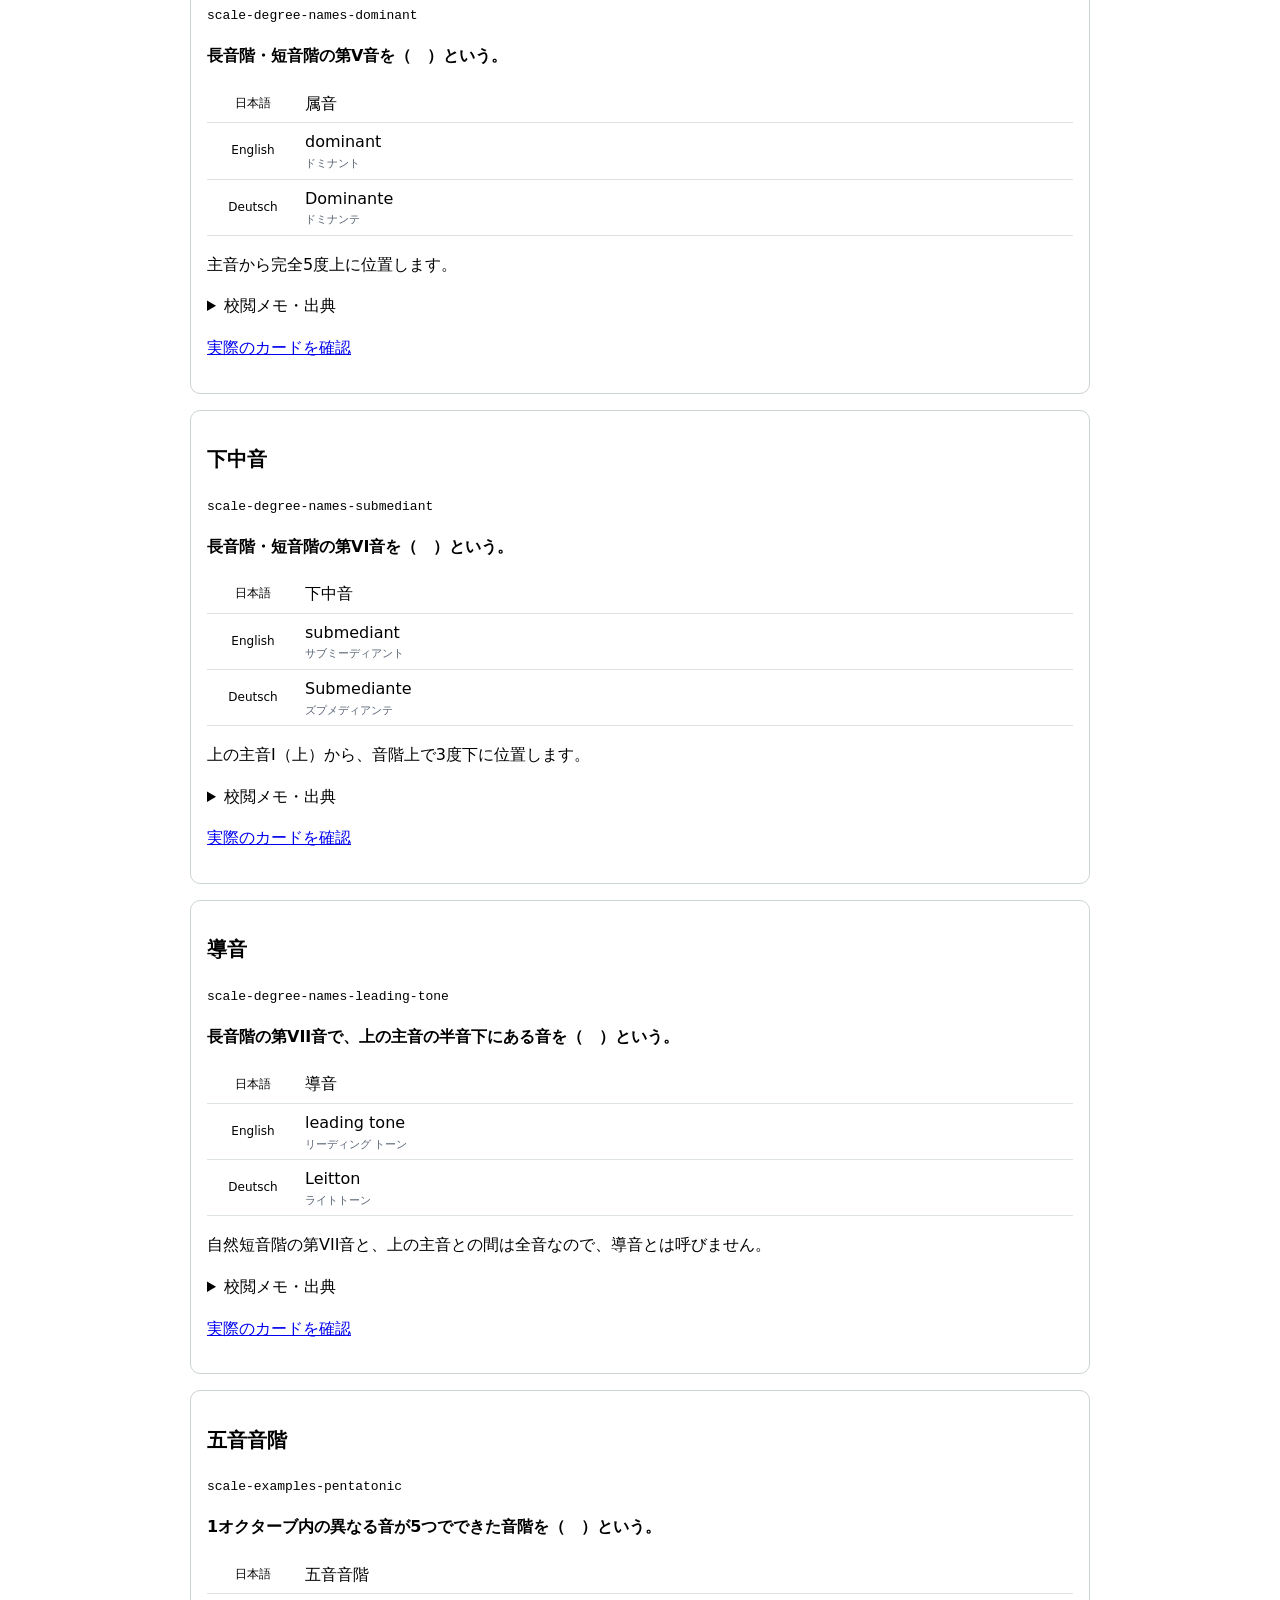
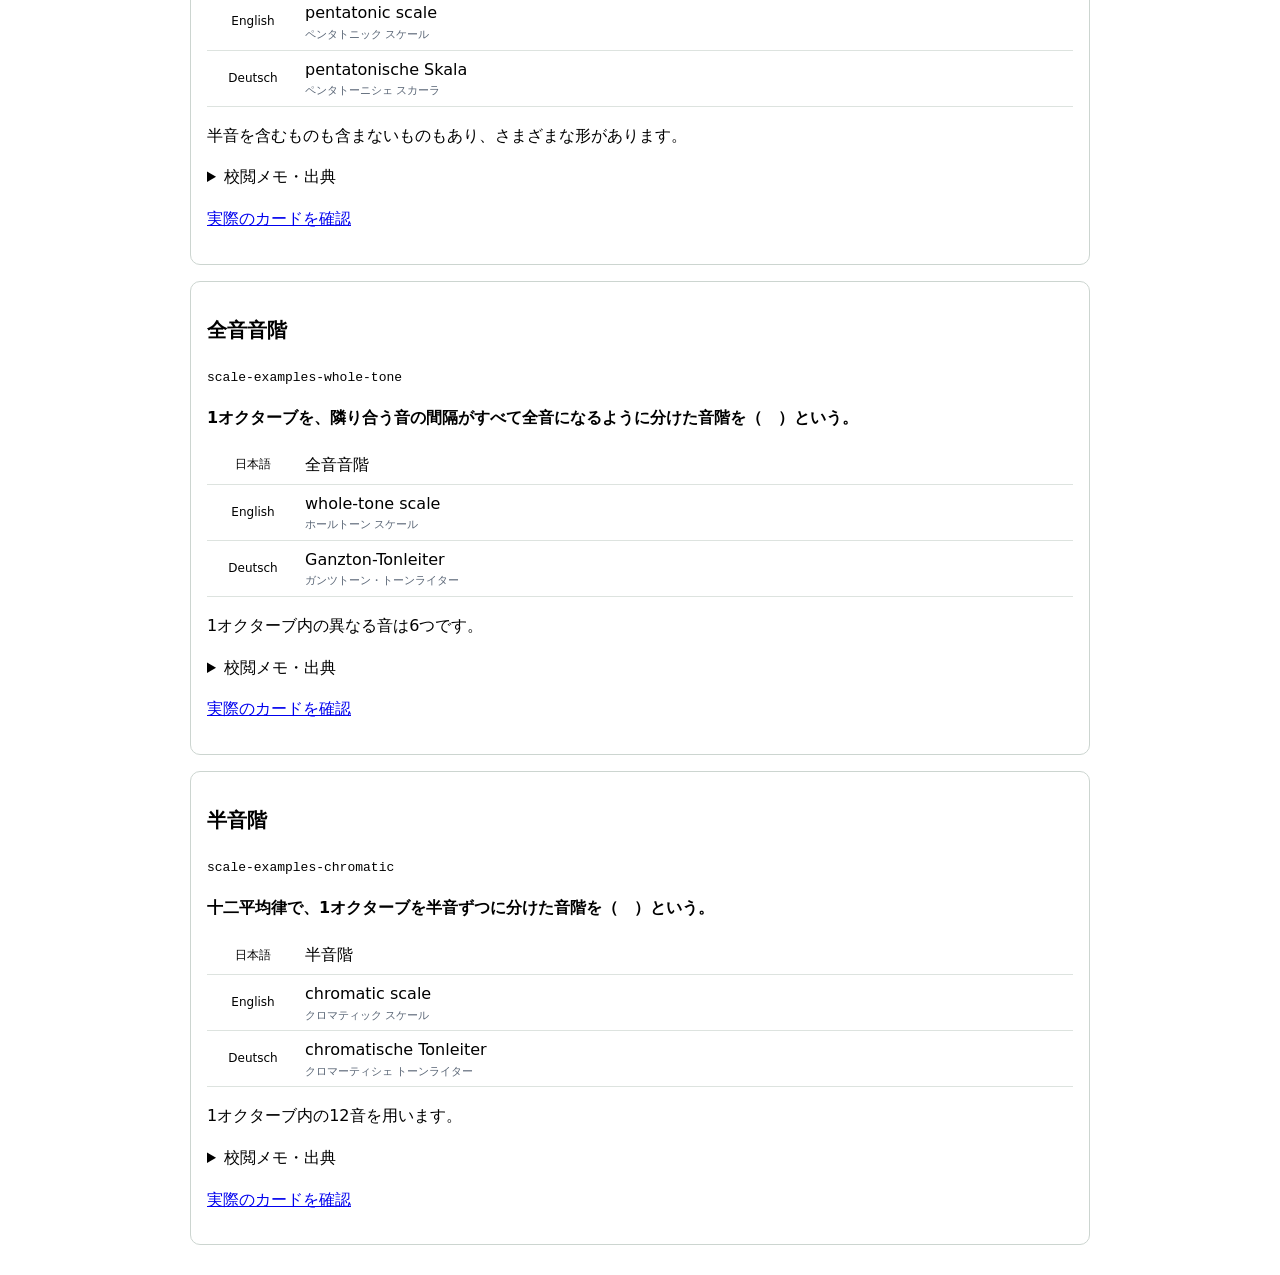
<file: docs/key-degree-scale-examples-review.html>
<!doctype html><html lang="ja"><head><meta charset="utf-8"><meta name="viewport" content="width=device-width,initial-scale=1"><meta name="robots" content="noindex,nofollow,noarchive"><title>音階・和音の基礎知識 校閲</title><style>body{font-family:system-ui;max-width:900px;margin:auto;padding:16px;line-height:1.6}article{border:1px solid #ccd5d0;border-radius:10px;margin:16px 0;padding:16px}h2{font-size:20px}code{overflow-wrap:anywhere}table{width:100%;border-collapse:collapse}td,th{padding:6px;border-bottom:1px solid #dde3df;font-weight:400}th{width:80px;font-size:12px}td{font-size:16px}small{display:block;font-size:11px;color:#596575}.question{font-weight:600}</style></head><body><h1>調・各音の名称・他音階：12枚</h1><p>JSON正本から生成した校閲用一覧。HTMLを直接編集せず、src/data/key-degree-scale-examples.json と原語SSOTを更新して再生成してください。読みは編集上の近似で人間校閲待ち。</p><article id="key-foundations-key"><h2>調</h2><code>key-foundations-key</code><p class="question">長調・短調の音楽で、主音と長短の別で定まる、ハ長調などの区分を（　）という。</p><table><tr><th>日本語</th><td>調</td></tr><tr><th>English</th><td>key<small>キー</small></td></tr><tr><th>Deutsch</th><td>Tonart<small>トーンアート</small></td></tr></table><p>ハ長調とハ短調は、主音が同じでも異なる調です。</p><details><summary>校閲メモ・出典</summary><p>2026-10-07ユーザー承認の12文案をそのまま採用。読みは編集上の近似で人間校閲待ち。</p><ul><li><a href="https://www.senzoku-online.jp/theory/classic/07/chou-01.html">洗足 調</a>：承認文案で確認済み</li><li><a href="https://lilypond.org/doc/v2.26/Documentation/music-glossary.pdf">LilyPond Music Glossary v2.26</a>：承認文案で音級の意味・独語を確認</li></ul></details><p><a href="../?cards=key-foundations-key">実際のカードを確認</a></p></article>
<article id="key-foundations-tonality"><h2>調性</h2><code>key-foundations-tonality</code><p class="question">長調・短調の音楽で、主音を中心に音どうしの関係が組織される性質を（　）という。</p><table><tr><th>日本語</th><td>調性</td></tr><tr><th>English</th><td>tonality<small>トナリティ</small></td></tr><tr><th>Deutsch</th><td>Tonalität<small>トナリテート</small></td></tr></table><p>音の並びだけでなく、中心となる音との関係を捉えます。</p><details><summary>校閲メモ・出典</summary><p>2026-10-07ユーザー承認の12文案をそのまま採用。読みは編集上の近似で人間校閲待ち。</p><ul><li><a href="https://www.senzoku-online.jp/theory/classic/07/chou-01.html">洗足 調</a>：承認文案で確認済み</li><li><a href="https://lilypond.org/doc/v2.26/Documentation/music-glossary.pdf">LilyPond Music Glossary v2.26</a>：承認文案で音級の意味・独語を確認</li></ul></details><p><a href="../?cards=key-foundations-tonality">実際のカードを確認</a></p></article>
<article id="key-foundations-root-g"><h2>ト</h2><code>key-foundations-root-g</code><p class="question">ハ長調で、ト・ロ・ニを構成音とする三和音の根音は（　）である。</p><table><tr><th>日本語</th><td>ト</td></tr><tr><th>English</th><td>G<small>ジー</small></td></tr><tr><th>Deutsch</th><td>G<small>ゲー</small></td></tr></table><p>調の主音はハ、ここで扱う和音の根音はトです。</p><details><summary>校閲メモ・出典</summary><p>2026-10-07ユーザー承認の12文案をそのまま採用。読みは編集上の近似で人間校閲待ち。</p><ul><li><a href="https://www.senzoku-online.jp/theory/classic/07/chou-01.html">洗足 調</a>：承認文案で確認済み</li><li><a href="https://lilypond.org/doc/v2.26/Documentation/music-glossary.pdf">LilyPond Music Glossary v2.26</a>：承認文案で音級の意味・独語を確認</li></ul></details><p><a href="../?cards=key-foundations-root-g">実際のカードを確認</a></p></article>
<article id="scale-degree-names-supertonic"><h2>上主音</h2><code>scale-degree-names-supertonic</code><p class="question">長音階・短音階の第II音を（　）という。</p><table><tr><th>日本語</th><td>上主音</td></tr><tr><th>English</th><td>supertonic<small>スーパートニック</small></td></tr><tr><th>Deutsch</th><td>Supertonika<small>ズーパートーニカ</small></td></tr></table><p>主音のすぐ上の音階構成音です。</p><details><summary>校閲メモ・出典</summary><p>2026-10-07ユーザー承認の12文案をそのまま採用。読みは編集上の近似で人間校閲待ち。</p><ul><li><a href="https://www.senzoku-online.jp/theory/classic/06/onkai-08.html">洗足 各音の名称</a>：承認文案で確認済み</li><li><a href="https://musictheory.pugetsound.edu/mt21c/ScaleDegreeNames.html">Puget Sound Scale Degree Names</a>：承認文案で確認済み</li><li><a href="https://lilypond.org/doc/v2.26/Documentation/music-glossary.pdf">LilyPond Music Glossary v2.26</a>：承認文案で音級の意味・独語を確認</li></ul></details><p><a href="../?cards=scale-degree-names-supertonic">実際のカードを確認</a></p></article>
<article id="scale-degree-names-mediant"><h2>中音（上中音）</h2><code>scale-degree-names-mediant</code><p class="question">長音階・短音階の第III音を（　）という。</p><table><tr><th>日本語</th><td>中音（上中音）</td></tr><tr><th>English</th><td>mediant<small>ミーディアント</small></td></tr><tr><th>Deutsch</th><td>Mediante<small>メディアンテ</small></td></tr></table><p>主音から音階上で3度上に位置します。</p><details><summary>校閲メモ・出典</summary><p>2026-10-07ユーザー承認の12文案をそのまま採用。読みは編集上の近似で人間校閲待ち。</p><ul><li><a href="https://www.senzoku-online.jp/theory/classic/06/onkai-08.html">洗足 各音の名称</a>：承認文案で確認済み</li><li><a href="https://musictheory.pugetsound.edu/mt21c/ScaleDegreeNames.html">Puget Sound Scale Degree Names</a>：承認文案で確認済み</li><li><a href="https://lilypond.org/doc/v2.26/Documentation/music-glossary.pdf">LilyPond Music Glossary v2.26</a>：承認文案で音級の意味・独語を確認</li></ul></details><p><a href="../?cards=scale-degree-names-mediant">実際のカードを確認</a></p></article>
<article id="scale-degree-names-subdominant"><h2>下属音</h2><code>scale-degree-names-subdominant</code><p class="question">長音階・短音階の第IV音を（　）という。</p><table><tr><th>日本語</th><td>下属音</td></tr><tr><th>English</th><td>subdominant<small>サブドミナント</small></td></tr><tr><th>Deutsch</th><td>Subdominante<small>ズプドミナンテ</small></td></tr></table><p>主音の完全5度下と同じ音名です。</p><details><summary>校閲メモ・出典</summary><p>2026-10-07ユーザー承認の12文案をそのまま採用。読みは編集上の近似で人間校閲待ち。</p><ul><li><a href="https://www.senzoku-online.jp/theory/classic/06/onkai-08.html">洗足 各音の名称</a>：承認文案で確認済み</li><li><a href="https://musictheory.pugetsound.edu/mt21c/ScaleDegreeNames.html">Puget Sound Scale Degree Names</a>：承認文案で確認済み</li><li><a href="https://lilypond.org/doc/v2.26/Documentation/music-glossary.pdf">LilyPond Music Glossary v2.26</a>：承認文案で音級の意味・独語を確認</li></ul></details><p><a href="../?cards=scale-degree-names-subdominant">実際のカードを確認</a></p></article>
<article id="scale-degree-names-dominant"><h2>属音</h2><code>scale-degree-names-dominant</code><p class="question">長音階・短音階の第V音を（　）という。</p><table><tr><th>日本語</th><td>属音</td></tr><tr><th>English</th><td>dominant<small>ドミナント</small></td></tr><tr><th>Deutsch</th><td>Dominante<small>ドミナンテ</small></td></tr></table><p>主音から完全5度上に位置します。</p><details><summary>校閲メモ・出典</summary><p>2026-10-07ユーザー承認の12文案をそのまま採用。読みは編集上の近似で人間校閲待ち。</p><ul><li><a href="https://www.senzoku-online.jp/theory/classic/06/onkai-08.html">洗足 各音の名称</a>：承認文案で確認済み</li><li><a href="https://musictheory.pugetsound.edu/mt21c/ScaleDegreeNames.html">Puget Sound Scale Degree Names</a>：承認文案で確認済み</li><li><a href="https://lilypond.org/doc/v2.26/Documentation/music-glossary.pdf">LilyPond Music Glossary v2.26</a>：承認文案で音級の意味・独語を確認</li></ul></details><p><a href="../?cards=scale-degree-names-dominant">実際のカードを確認</a></p></article>
<article id="scale-degree-names-submediant"><h2>下中音</h2><code>scale-degree-names-submediant</code><p class="question">長音階・短音階の第VI音を（　）という。</p><table><tr><th>日本語</th><td>下中音</td></tr><tr><th>English</th><td>submediant<small>サブミーディアント</small></td></tr><tr><th>Deutsch</th><td>Submediante<small>ズプメディアンテ</small></td></tr></table><p>上の主音I（上）から、音階上で3度下に位置します。</p><details><summary>校閲メモ・出典</summary><p>2026-10-07ユーザー承認の12文案をそのまま採用。読みは編集上の近似で人間校閲待ち。</p><ul><li><a href="https://www.senzoku-online.jp/theory/classic/06/onkai-08.html">洗足 各音の名称</a>：承認文案で確認済み</li><li><a href="https://musictheory.pugetsound.edu/mt21c/ScaleDegreeNames.html">Puget Sound Scale Degree Names</a>：承認文案で確認済み</li><li><a href="https://lilypond.org/doc/v2.26/Documentation/music-glossary.pdf">LilyPond Music Glossary v2.26</a>：承認文案で音級の意味・独語を確認</li></ul></details><p><a href="../?cards=scale-degree-names-submediant">実際のカードを確認</a></p></article>
<article id="scale-degree-names-leading-tone"><h2>導音</h2><code>scale-degree-names-leading-tone</code><p class="question">長音階の第VII音で、上の主音の半音下にある音を（　）という。</p><table><tr><th>日本語</th><td>導音</td></tr><tr><th>English</th><td>leading tone<small>リーディング トーン</small></td></tr><tr><th>Deutsch</th><td>Leitton<small>ライトトーン</small></td></tr></table><p>自然短音階の第VII音と、上の主音との間は全音なので、導音とは呼びません。</p><details><summary>校閲メモ・出典</summary><p>2026-10-07ユーザー承認の12文案をそのまま採用。読みは編集上の近似で人間校閲待ち。</p><ul><li><a href="https://www.senzoku-online.jp/theory/classic/06/onkai-08.html">洗足 各音の名称</a>：承認文案で確認済み</li><li><a href="https://musictheory.pugetsound.edu/mt21c/ScaleDegreeNames.html">Puget Sound Scale Degree Names</a>：承認文案で確認済み</li><li><a href="https://lilypond.org/doc/v2.26/Documentation/music-glossary.pdf">LilyPond Music Glossary v2.26</a>：承認文案で音級の意味・独語を確認</li></ul></details><p><a href="../?cards=scale-degree-names-leading-tone">実際のカードを確認</a></p></article>
<article id="scale-examples-pentatonic"><h2>五音音階</h2><code>scale-examples-pentatonic</code><p class="question">1オクターブ内の異なる音が5つでできた音階を（　）という。</p><table><tr><th>日本語</th><td>五音音階</td></tr><tr><th>English</th><td>pentatonic scale<small>ペンタトニック スケール</small></td></tr><tr><th>Deutsch</th><td>pentatonische Skala<small>ペンタトーニシェ スカーラ</small></td></tr></table><p>半音を含むものも含まないものもあり、さまざまな形があります。</p><details><summary>校閲メモ・出典</summary><p>2026-10-07ユーザー承認の12文案をそのまま採用。読みは編集上の近似で人間校閲待ち。</p><ul><li><a href="https://learningmusic.ableton.com/de/advanced-topics/pentatonic.html">Ableton Pentatonik</a>：承認文案で確認済み</li><li><a href="https://lilypond.org/doc/v2.26/Documentation/music-glossary.pdf">LilyPond Music Glossary v2.26</a>：承認文案で音級の意味・独語を確認</li></ul></details><p><a href="../?cards=scale-examples-pentatonic">実際のカードを確認</a></p></article>
<article id="scale-examples-whole-tone"><h2>全音音階</h2><code>scale-examples-whole-tone</code><p class="question">1オクターブを、隣り合う音の間隔がすべて全音になるように分けた音階を（　）という。</p><table><tr><th>日本語</th><td>全音音階</td></tr><tr><th>English</th><td>whole-tone scale<small>ホールトーン スケール</small></td></tr><tr><th>Deutsch</th><td>Ganzton-Tonleiter<small>ガンツトーン・トーンライター</small></td></tr></table><p>1オクターブ内の異なる音は6つです。</p><details><summary>校閲メモ・出典</summary><p>2026-10-07ユーザー承認の12文案をそのまま採用。読みは編集上の近似で人間校閲待ち。</p><ul><li><a href="https://learningmusic.ableton.com/de/advanced-topics/whole-tone.html">Ableton Ganzton</a>：承認文案で確認済み</li><li><a href="https://lilypond.org/doc/v2.26/Documentation/music-glossary.pdf">LilyPond Music Glossary v2.26</a>：承認文案で音級の意味・独語を確認</li></ul></details><p><a href="../?cards=scale-examples-whole-tone">実際のカードを確認</a></p></article>
<article id="scale-examples-chromatic"><h2>半音階</h2><code>scale-examples-chromatic</code><p class="question">十二平均律で、1オクターブを半音ずつに分けた音階を（　）という。</p><table><tr><th>日本語</th><td>半音階</td></tr><tr><th>English</th><td>chromatic scale<small>クロマティック スケール</small></td></tr><tr><th>Deutsch</th><td>chromatische Tonleiter<small>クロマーティシェ トーンライター</small></td></tr></table><p>1オクターブ内の12音を用います。</p><details><summary>校閲メモ・出典</summary><p>2026-10-07ユーザー承認の12文案をそのまま採用。読みは編集上の近似で人間校閲待ち。</p><ul><li><a href="https://lilypond.org/doc/v2.26/Documentation/music-glossary-big-page.html#chromatic-scale">LilyPond chromatic scale</a>：承認文案で確認済み</li><li><a href="https://lilypond.org/doc/v2.26/Documentation/music-glossary.pdf">LilyPond Music Glossary v2.26</a>：承認文案で音級の意味・独語を確認</li></ul></details><p><a href="../?cards=scale-examples-chromatic">実際のカードを確認</a></p></article></body></html>
</file>
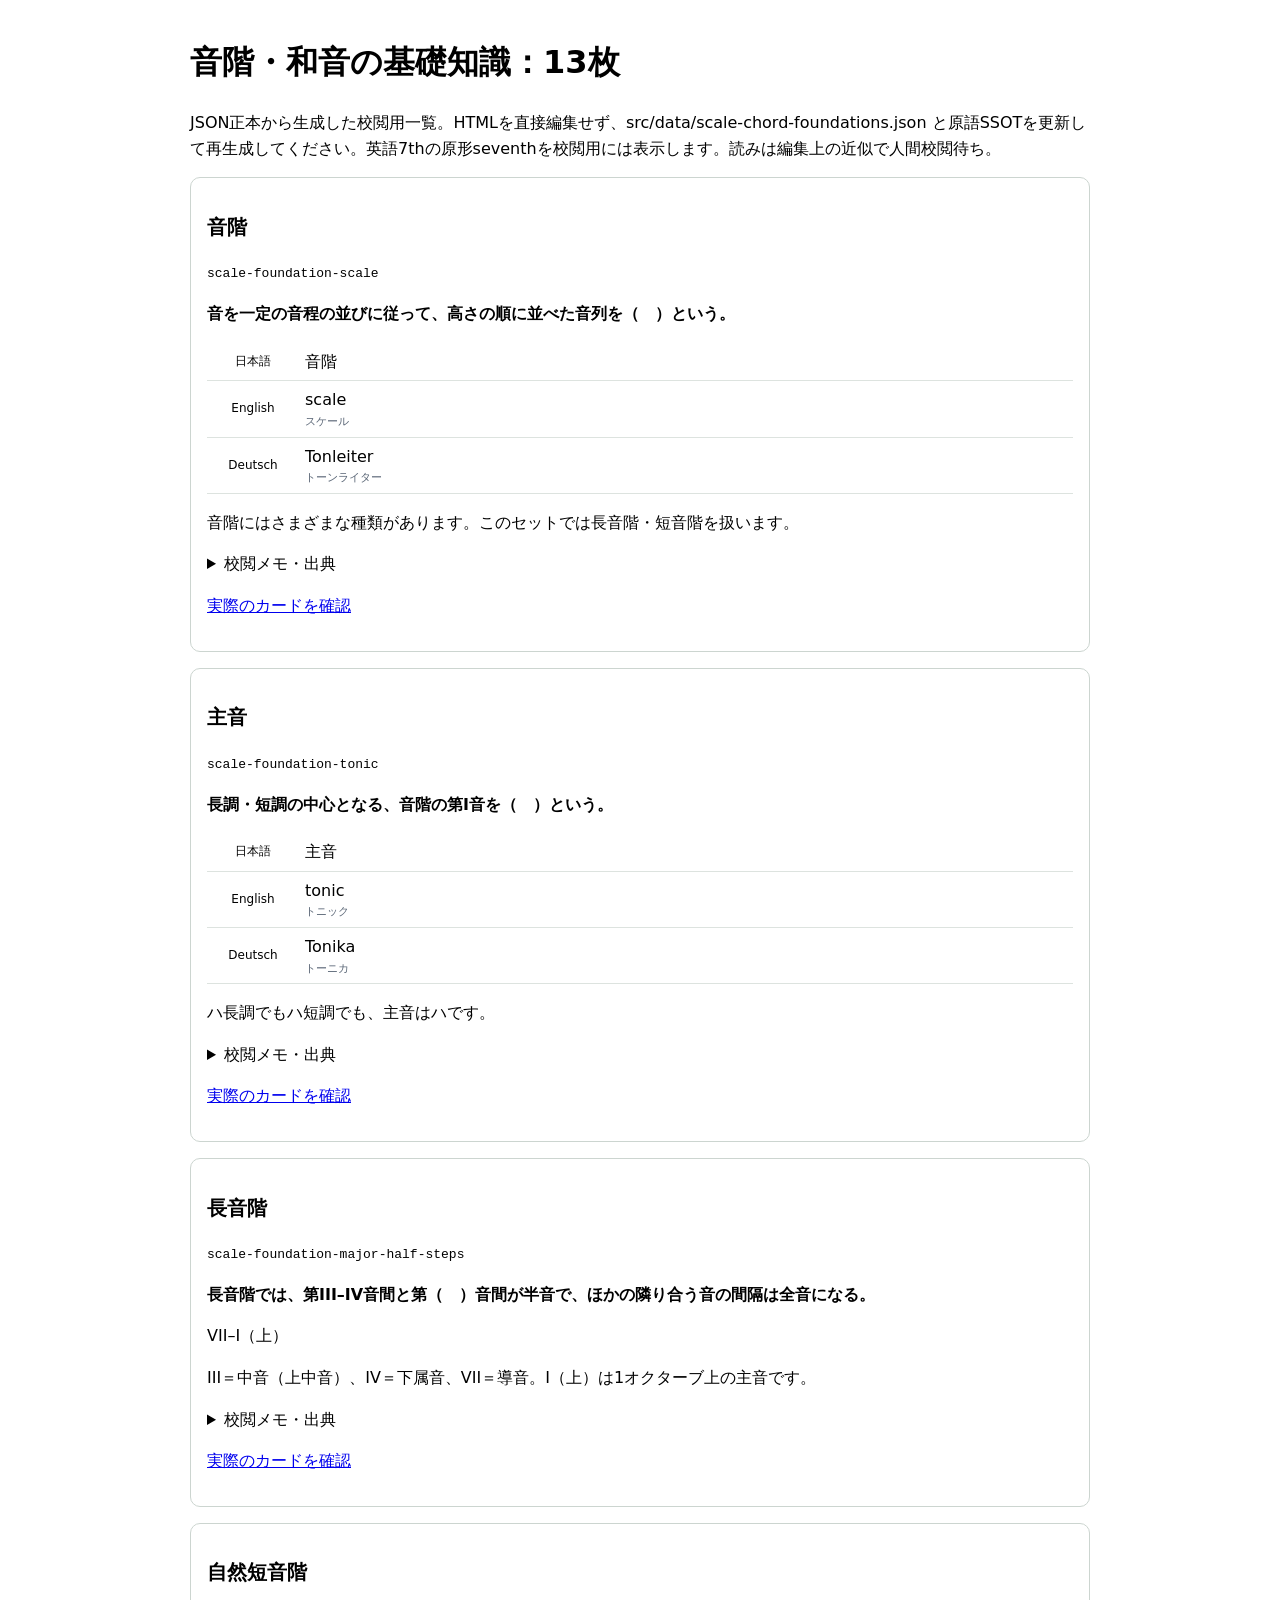
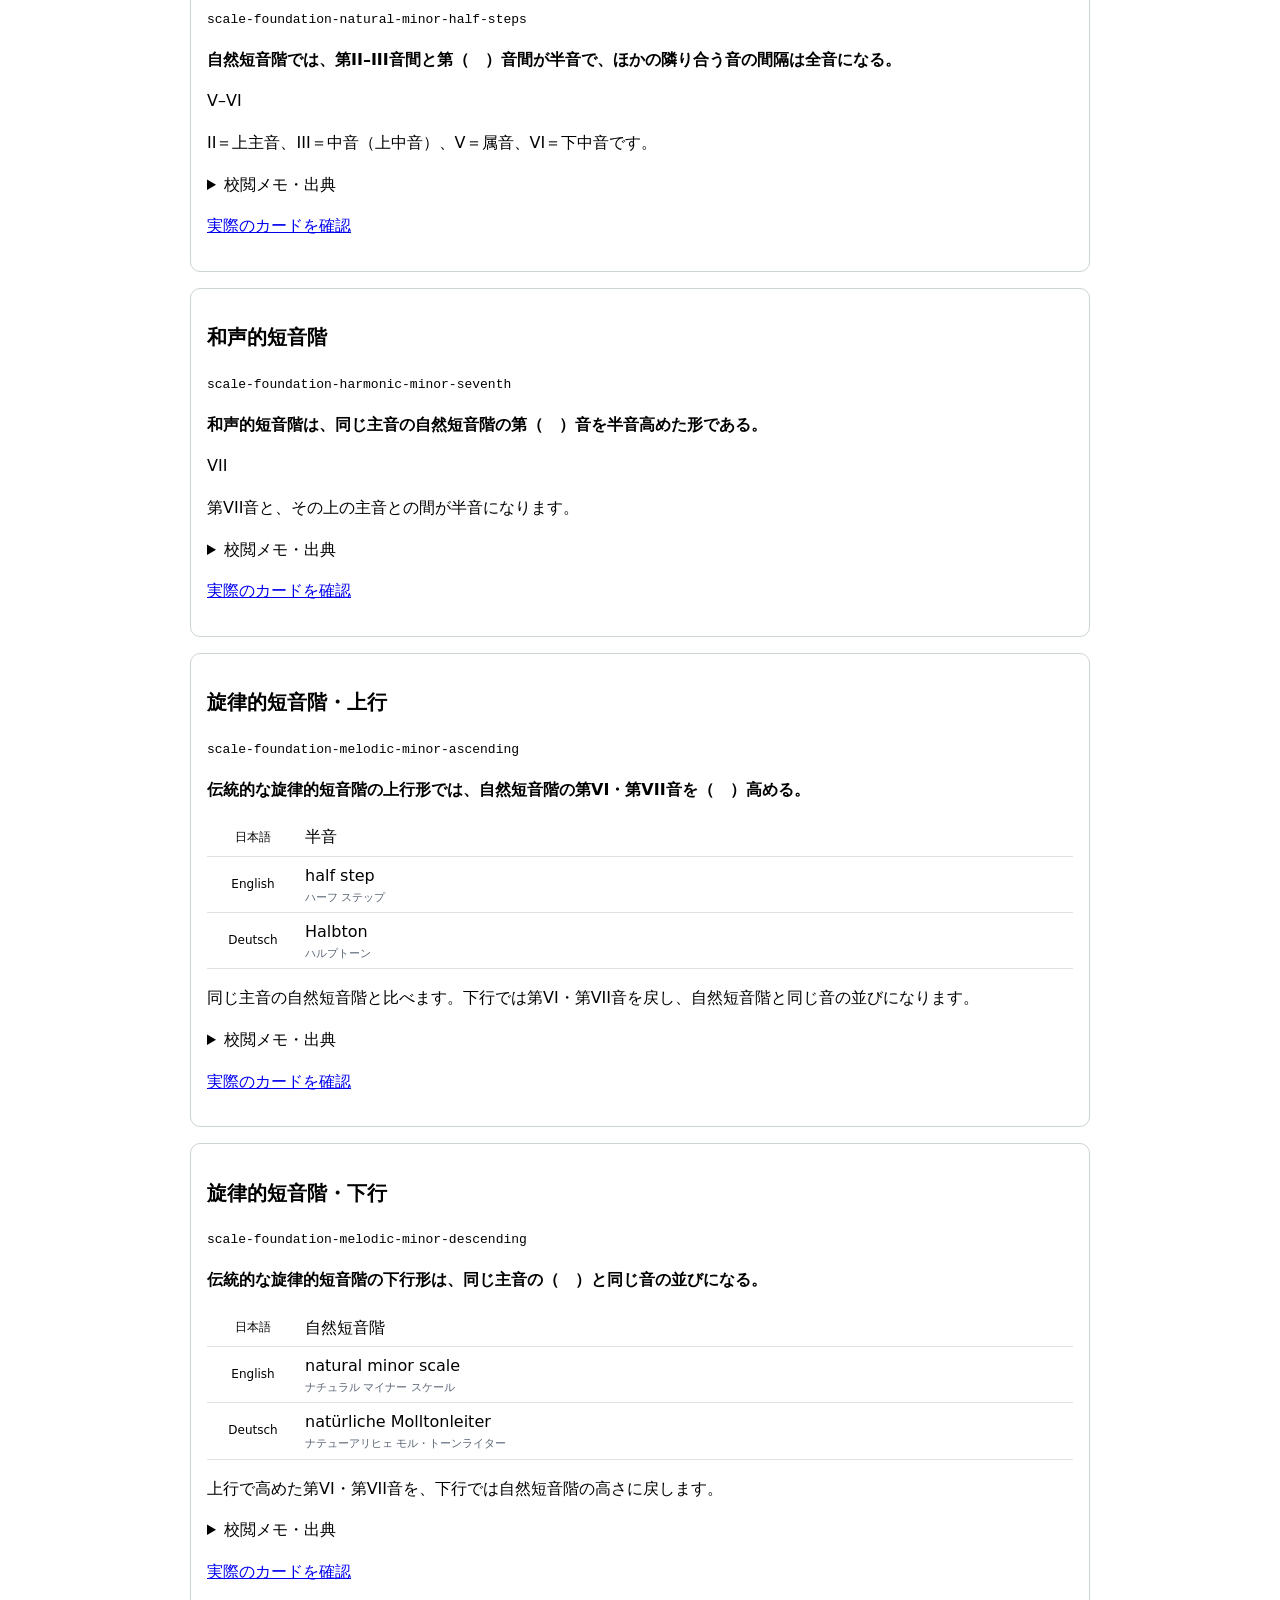
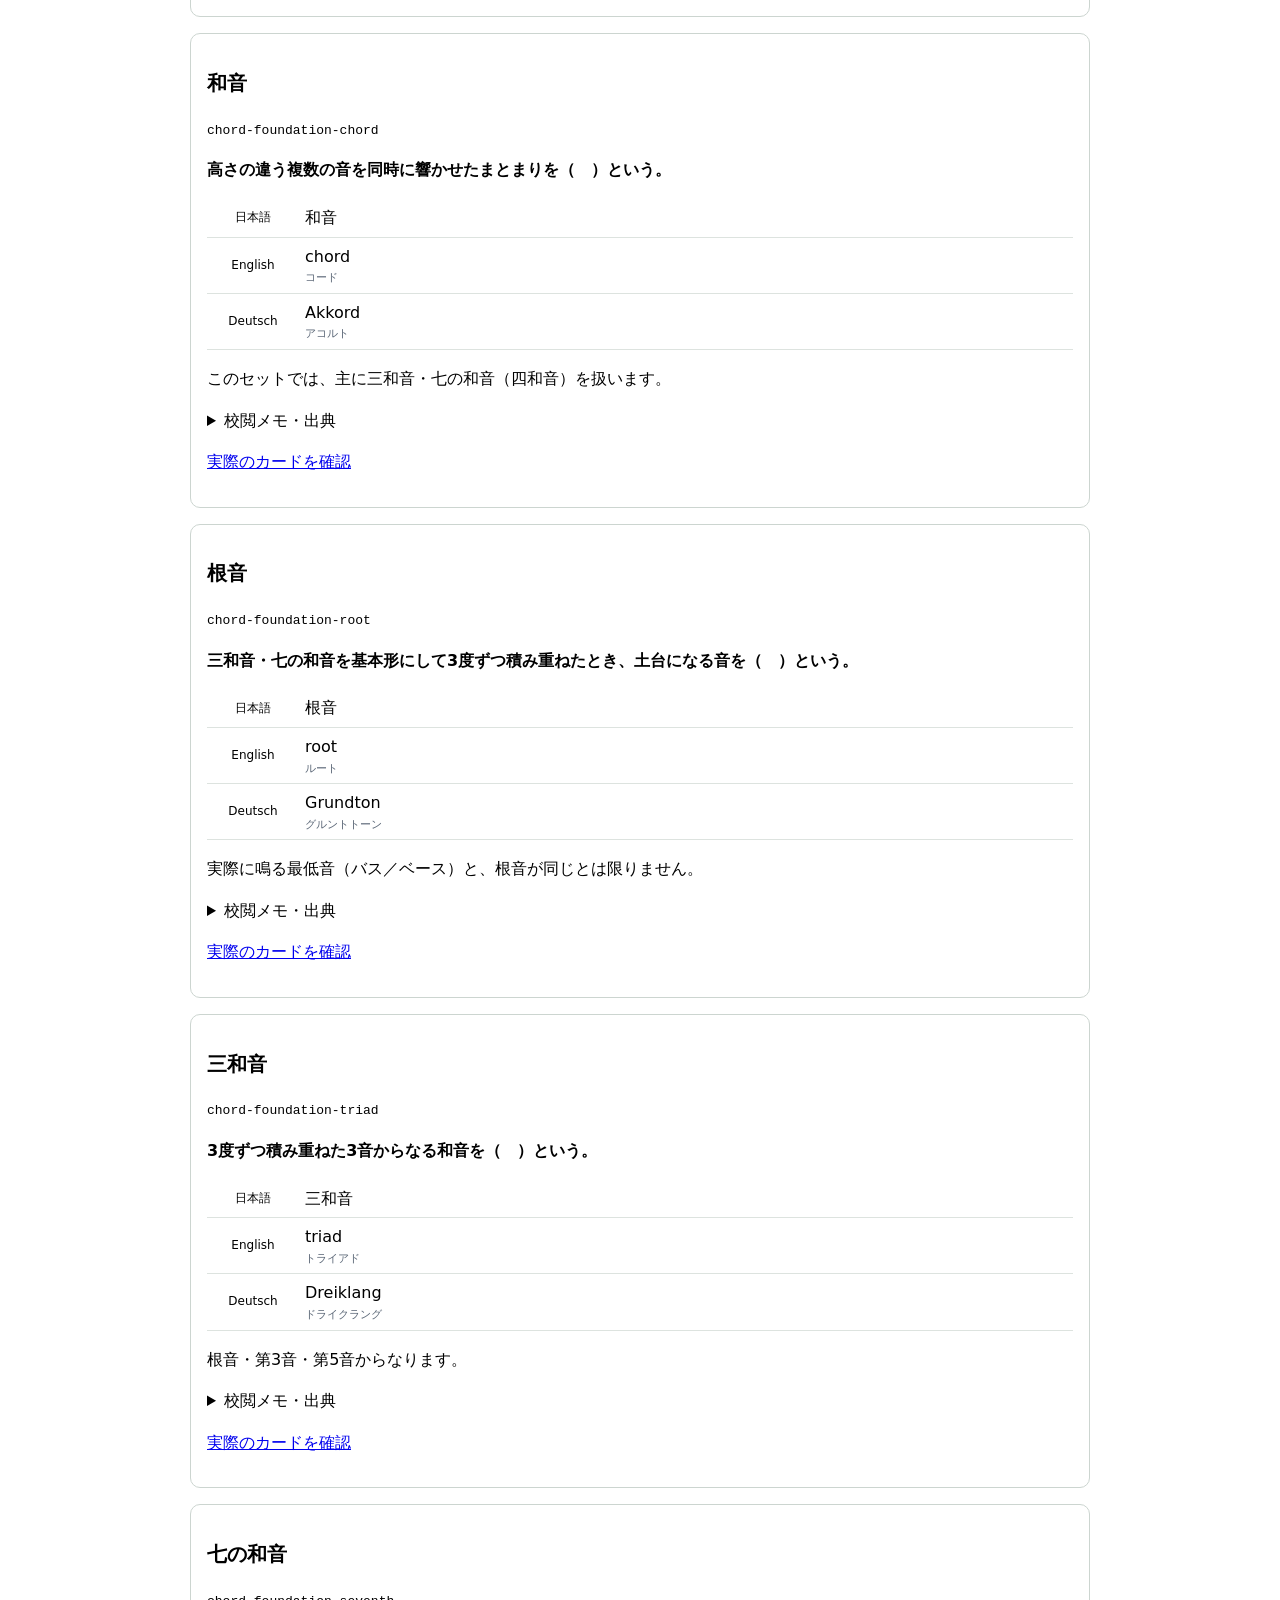
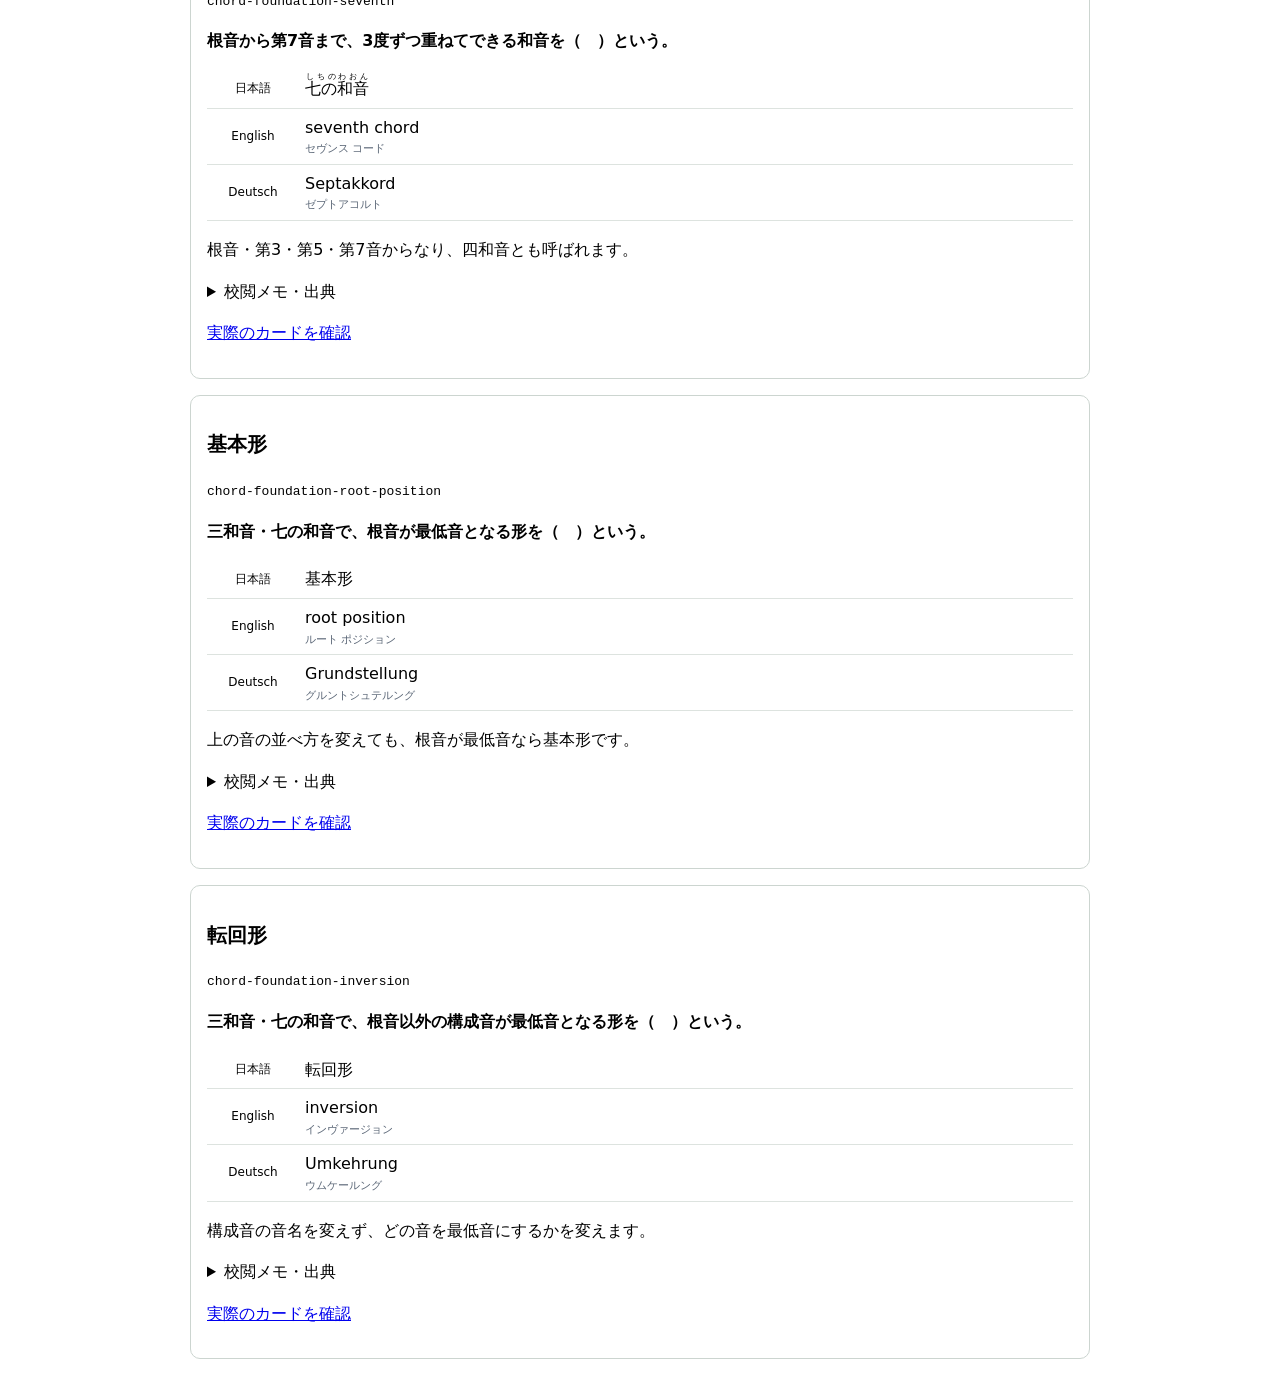
<file: docs/scale-chord-foundations-review.html>
<!doctype html><html lang="ja"><head><meta charset="utf-8"><meta name="viewport" content="width=device-width,initial-scale=1"><meta name="robots" content="noindex,nofollow,noarchive"><title>音階・和音の基礎知識 校閲</title><style>body{font-family:system-ui;max-width:900px;margin:auto;padding:16px;line-height:1.6}article{border:1px solid #ccd5d0;border-radius:10px;margin:16px 0;padding:16px}h2{font-size:20px}code{overflow-wrap:anywhere}table{width:100%;border-collapse:collapse}td,th{padding:6px;border-bottom:1px solid #dde3df;font-weight:400}th{width:80px;font-size:12px}td{font-size:16px}small{display:block;font-size:11px;color:#596575}.question{font-weight:600}</style></head><body><h1>音階・和音の基礎知識：13枚</h1><p>JSON正本から生成した校閲用一覧。HTMLを直接編集せず、src/data/scale-chord-foundations.json と原語SSOTを更新して再生成してください。英語7thの原形seventhを校閲用には表示します。読みは編集上の近似で人間校閲待ち。</p><article id="scale-foundation-scale"><h2>音階</h2><code>scale-foundation-scale</code><p class="question">音を一定の音程の並びに従って、高さの順に並べた音列を（　）という。</p><table><tr><th>日本語</th><td>音階</td></tr><tr><th>English</th><td>scale<small>スケール</small></td></tr><tr><th>Deutsch</th><td>Tonleiter<small>トーンライター</small></td></tr></table><p>音階にはさまざまな種類があります。このセットでは長音階・短音階を扱います。</p><details><summary>校閲メモ・出典</summary><p>2026-10-07ユーザー校閲案を一次教材で検討して更新。原承認文案は履歴として保持。</p><ul><li><a href="https://www.senzoku-online.jp/theory/classic/06/onkai-01.html">洗足 音階</a>：文案で確認済み</li><li><a href="https://musictheory.pugetsound.edu/mt21c/ScaleDegreeNames.html">Puget Sound Scale Degree Names</a>：2026-10-07再取得確認</li><li><a href="https://www.lehrklaenge.de/PHP/Tonarten/Molltonarten.php">Lehrklänge Molltonarten</a>：2026-10-07独語natural minor再取得確認</li></ul></details><p><a href="../?cards=scale-foundation-scale">実際のカードを確認</a></p></article>
<article id="scale-foundation-tonic"><h2>主音</h2><code>scale-foundation-tonic</code><p class="question">長調・短調の中心となる、音階の第I音を（　）という。</p><table><tr><th>日本語</th><td>主音</td></tr><tr><th>English</th><td>tonic<small>トニック</small></td></tr><tr><th>Deutsch</th><td>Tonika<small>トーニカ</small></td></tr></table><p>ハ長調でもハ短調でも、主音はハです。</p><details><summary>校閲メモ・出典</summary><p>原語のカナは発音を簡略化した編集上の近似で人間校閲待ち。</p><ul><li><a href="https://www.senzoku-online.jp/theory/classic/06/onkai-01.html">洗足 音階</a>：文案で確認済み</li><li><a href="https://musictheory.pugetsound.edu/mt21c/ScaleDegreeNames.html">Puget Sound Scale Degree Names</a>：2026-10-07再取得確認</li><li><a href="https://www.lehrklaenge.de/PHP/Tonarten/Molltonarten.php">Lehrklänge Molltonarten</a>：2026-10-07独語natural minor再取得確認</li></ul></details><p><a href="../?cards=scale-foundation-tonic">実際のカードを確認</a></p></article>
<article id="scale-foundation-major-half-steps"><h2>長音階</h2><code>scale-foundation-major-half-steps</code><p class="question">長音階では、第III–IV音間と第（　）音間が半音で、ほかの隣り合う音の間隔は全音になる。</p><p>VII–I（上）</p><p>III＝中音（上中音）、IV＝下属音、VII＝導音。I（上）は1オクターブ上の主音です。</p><details><summary>校閲メモ・出典</summary><p>2026-10-07ユーザー校閲案を一次教材で検討して更新。原承認文案は履歴として保持。</p><ul><li><a href="https://www.senzoku-online.jp/theory/classic/06/onkai-01.html">洗足 音階</a>：文案で確認済み</li><li><a href="https://www.senzoku-online.jp/theory/classic/06/onkai-08.html">洗足 音階での各音の名称</a>：2026-10-07本文を再取得確認</li><li><a href="https://musictheory.pugetsound.edu/mt21c/ScaleDegreeNames.html">Puget Sound Scale Degree Names</a>：2026-10-07再取得確認</li></ul></details><p><a href="../?cards=scale-foundation-major-half-steps">実際のカードを確認</a></p></article>
<article id="scale-foundation-natural-minor-half-steps"><h2>自然短音階</h2><code>scale-foundation-natural-minor-half-steps</code><p class="question">自然短音階では、第II–III音間と第（　）音間が半音で、ほかの隣り合う音の間隔は全音になる。</p><p>V–VI</p><p>II＝上主音、III＝中音（上中音）、V＝属音、VI＝下中音です。</p><details><summary>校閲メモ・出典</summary><p>2026-10-07ユーザー校閲案を一次教材で検討して更新。原承認文案は履歴として保持。</p><ul><li><a href="https://www.senzoku-online.jp/theory/classic/06/onkai-01.html">洗足 音階</a>：文案で確認済み</li><li><a href="https://www.senzoku-online.jp/theory/classic/06/onkai-08.html">洗足 音階での各音の名称</a>：2026-10-07本文を再取得確認</li><li><a href="https://musictheory.pugetsound.edu/mt21c/ScaleDegreeNames.html">Puget Sound Scale Degree Names</a>：2026-10-07再取得確認</li></ul></details><p><a href="../?cards=scale-foundation-natural-minor-half-steps">実際のカードを確認</a></p></article>
<article id="scale-foundation-harmonic-minor-seventh"><h2>和声的短音階</h2><code>scale-foundation-harmonic-minor-seventh</code><p class="question">和声的短音階は、同じ主音の自然短音階の第（　）音を半音高めた形である。</p><p>VII</p><p>第VII音と、その上の主音との間が半音になります。</p><details><summary>校閲メモ・出典</summary><ul><li><a href="https://www.senzoku-online.jp/theory/classic/06/onkai-01.html">洗足 音階</a>：文案で確認済み</li><li><a href="https://musictheory.pugetsound.edu/mt21c/ScaleDegreeNames.html">Puget Sound Scale Degree Names</a>：2026-10-07再取得確認</li><li><a href="https://www.lehrklaenge.de/PHP/Tonarten/Molltonarten.php">Lehrklänge Molltonarten</a>：2026-10-07独語natural minor再取得確認</li></ul></details><p><a href="../?cards=scale-foundation-harmonic-minor-seventh">実際のカードを確認</a></p></article>
<article id="scale-foundation-melodic-minor-ascending"><h2>旋律的短音階・上行</h2><code>scale-foundation-melodic-minor-ascending</code><p class="question">伝統的な旋律的短音階の上行形では、自然短音階の第VI・第VII音を（　）高める。</p><table><tr><th>日本語</th><td>半音</td></tr><tr><th>English</th><td>half step<small>ハーフ ステップ</small></td></tr><tr><th>Deutsch</th><td>Halbton<small>ハルプトーン</small></td></tr></table><p>同じ主音の自然短音階と比べます。下行では第VI・第VII音を戻し、自然短音階と同じ音の並びになります。</p><details><summary>校閲メモ・出典</summary><p>2026-10-07ユーザー校閲案を一次教材で検討して更新。原承認文案は履歴として保持。</p><ul><li><a href="https://www.senzoku-online.jp/theory/classic/06/onkai-07.html">洗足 旋律短音階</a>：2026-10-07本文を再取得確認</li><li><a href="https://musictheory.pugetsound.edu/mt21c/ScaleDegreeNames.html">Puget Sound Scale Degree Names</a>：2026-10-07再取得確認</li><li><a href="https://www.lehrklaenge.de/PHP/Tonarten/Molltonarten.php">Lehrklänge Molltonarten</a>：2026-10-07独語natural minor再取得確認</li></ul></details><p><a href="../?cards=scale-foundation-melodic-minor-ascending">実際のカードを確認</a></p></article>
<article id="scale-foundation-melodic-minor-descending"><h2>旋律的短音階・下行</h2><code>scale-foundation-melodic-minor-descending</code><p class="question">伝統的な旋律的短音階の下行形は、同じ主音の（　）と同じ音の並びになる。</p><table><tr><th>日本語</th><td>自然短音階</td></tr><tr><th>English</th><td>natural minor scale<small>ナチュラル マイナー スケール</small></td></tr><tr><th>Deutsch</th><td>natürliche Molltonleiter<small>ナテューアリヒェ モル・トーンライター</small></td></tr></table><p>上行で高めた第VI・第VII音を、下行では自然短音階の高さに戻します。</p><details><summary>校閲メモ・出典</summary><p>原語のカナは発音を簡略化した編集上の近似で人間校閲待ち。</p><ul><li><a href="https://www.senzoku-online.jp/theory/classic/06/onkai-01.html">洗足 音階</a>：文案で確認済み</li><li><a href="https://musictheory.pugetsound.edu/mt21c/ScaleDegreeNames.html">Puget Sound Scale Degree Names</a>：2026-10-07再取得確認</li><li><a href="https://www.lehrklaenge.de/PHP/Tonarten/Molltonarten.php">Lehrklänge Molltonarten</a>：2026-10-07独語natural minor再取得確認</li></ul></details><p><a href="../?cards=scale-foundation-melodic-minor-descending">実際のカードを確認</a></p></article>
<article id="chord-foundation-chord"><h2>和音</h2><code>chord-foundation-chord</code><p class="question">高さの違う複数の音を同時に響かせたまとまりを（　）という。</p><table><tr><th>日本語</th><td>和音</td></tr><tr><th>English</th><td>chord<small>コード</small></td></tr><tr><th>Deutsch</th><td>Akkord<small>アコルト</small></td></tr></table><p>このセットでは、主に三和音・七の和音（四和音）を扱います。</p><details><summary>校閲メモ・出典</summary><p>2026-10-07ユーザー校閲案を一次教材で検討して更新。原承認文案は履歴として保持。</p><ul><li><a href="https://www.senzoku-online.jp/theory/classic/08/waon-01.html">洗足 和音と三和音</a>：文案で確認済み</li><li><a href="https://www.senzoku-online.jp/theory/classic/08/waon-04.html">洗足 四和音（七の和音）</a>：2026-10-07本文を再取得確認</li><li><a href="https://learningmusic.ableton.com/de/advanced-topics/seventh-chords.html">Ableton Septakkorde</a>：既存七の和音SSOTで確認済み</li></ul></details><p><a href="../?cards=chord-foundation-chord">実際のカードを確認</a></p></article>
<article id="chord-foundation-root"><h2>根音</h2><code>chord-foundation-root</code><p class="question">三和音・七の和音を基本形にして3度ずつ積み重ねたとき、土台になる音を（　）という。</p><table><tr><th>日本語</th><td>根音</td></tr><tr><th>English</th><td>root<small>ルート</small></td></tr><tr><th>Deutsch</th><td>Grundton<small>グルントトーン</small></td></tr></table><p>実際に鳴る最低音（バス／ベース）と、根音が同じとは限りません。</p><details><summary>校閲メモ・出典</summary><p>2026-10-07ユーザー校閲案を一次教材で検討して更新。原承認文案は履歴として保持。</p><ul><li><a href="https://www.senzoku-online.jp/theory/classic/08/waon-01.html">洗足 和音と三和音</a>：文案で確認済み</li><li><a href="https://www.senzoku-online.jp/theory/classic/08/waon-07.html">洗足 和音の転回</a>：2026-10-07本文を再取得確認</li><li><a href="https://learningmusic.ableton.com/de/advanced-topics/inversions.html">Ableton Umkehrungen</a>：2026-10-07Grundton/Grundstellung/Umkehrung再取得確認</li><li><a href="https://www.musictheory.net/lessons/42">musictheory.net Triad Inversion</a>：2026-10-07bass noteと根音の区別を確認</li></ul></details><p><a href="../?cards=chord-foundation-root">実際のカードを確認</a></p></article>
<article id="chord-foundation-triad"><h2>三和音</h2><code>chord-foundation-triad</code><p class="question">3度ずつ積み重ねた3音からなる和音を（　）という。</p><table><tr><th>日本語</th><td>三和音</td></tr><tr><th>English</th><td>triad<small>トライアド</small></td></tr><tr><th>Deutsch</th><td>Dreiklang<small>ドライクラング</small></td></tr></table><p>根音・第3音・第5音からなります。</p><details><summary>校閲メモ・出典</summary><p>原語のカナは発音を簡略化した編集上の近似で人間校閲待ち。</p><ul><li><a href="https://www.senzoku-online.jp/theory/classic/08/waon-01.html">洗足 和音と三和音</a>：文案で確認済み</li><li><a href="https://learningmusic.ableton.com/de/advanced-topics/inversions.html">Ableton Umkehrungen</a>：2026-10-07Grundton/Grundstellung/Umkehrung再取得確認</li><li><a href="https://learningmusic.ableton.com/de/advanced-topics/seventh-chords.html">Ableton Septakkorde</a>：既存七の和音SSOTで確認済み</li></ul></details><p><a href="../?cards=chord-foundation-triad">実際のカードを確認</a></p></article>
<article id="chord-foundation-seventh"><h2>七の和音</h2><code>chord-foundation-seventh</code><p class="question">根音から第7音まで、3度ずつ重ねてできる和音を（　）という。</p><table><tr><th>日本語</th><td><ruby>七の和音<rp>（</rp><rt>しちのわおん</rt><rp>）</rp></ruby></td></tr><tr><th>English</th><td>seventh chord<small>セヴンス コード</small></td></tr><tr><th>Deutsch</th><td>Septakkord<small>ゼプトアコルト</small></td></tr></table><p>根音・第3・第5・第7音からなり、四和音とも呼ばれます。</p><details><summary>校閲メモ・出典</summary><p>2026-10-07ユーザー校閲案を一次教材で検討して更新。原承認文案は履歴として保持。</p><ul><li><a href="https://www.senzoku-online.jp/theory/classic/08/waon-04.html">洗足 四和音（七の和音）</a>：2026-10-07本文を再取得確認</li><li><a href="https://learningmusic.ableton.com/de/advanced-topics/seventh-chords.html">Ableton Septakkorde</a>：既存七の和音SSOTで確認済み</li></ul></details><p><a href="../?cards=chord-foundation-seventh">実際のカードを確認</a></p></article>
<article id="chord-foundation-root-position"><h2>基本形</h2><code>chord-foundation-root-position</code><p class="question">三和音・七の和音で、根音が最低音となる形を（　）という。</p><table><tr><th>日本語</th><td>基本形</td></tr><tr><th>English</th><td>root position<small>ルート ポジション</small></td></tr><tr><th>Deutsch</th><td>Grundstellung<small>グルントシュテルング</small></td></tr></table><p>上の音の並べ方を変えても、根音が最低音なら基本形です。</p><details><summary>校閲メモ・出典</summary><p>原語のカナは発音を簡略化した編集上の近似で人間校閲待ち。</p><ul><li><a href="https://www.senzoku-online.jp/theory/classic/08/waon-01.html">洗足 和音と三和音</a>：文案で確認済み</li><li><a href="https://learningmusic.ableton.com/de/advanced-topics/inversions.html">Ableton Umkehrungen</a>：2026-10-07Grundton/Grundstellung/Umkehrung再取得確認</li><li><a href="https://learningmusic.ableton.com/de/advanced-topics/seventh-chords.html">Ableton Septakkorde</a>：既存七の和音SSOTで確認済み</li></ul></details><p><a href="../?cards=chord-foundation-root-position">実際のカードを確認</a></p></article>
<article id="chord-foundation-inversion"><h2>転回形</h2><code>chord-foundation-inversion</code><p class="question">三和音・七の和音で、根音以外の構成音が最低音となる形を（　）という。</p><table><tr><th>日本語</th><td>転回形</td></tr><tr><th>English</th><td>inversion<small>インヴァージョン</small></td></tr><tr><th>Deutsch</th><td>Umkehrung<small>ウムケールング</small></td></tr></table><p>構成音の音名を変えず、どの音を最低音にするかを変えます。</p><details><summary>校閲メモ・出典</summary><p>原語のカナは発音を簡略化した編集上の近似で人間校閲待ち。</p><ul><li><a href="https://www.senzoku-online.jp/theory/classic/08/waon-01.html">洗足 和音と三和音</a>：文案で確認済み</li><li><a href="https://learningmusic.ableton.com/de/advanced-topics/inversions.html">Ableton Umkehrungen</a>：2026-10-07Grundton/Grundstellung/Umkehrung再取得確認</li><li><a href="https://learningmusic.ableton.com/de/advanced-topics/seventh-chords.html">Ableton Septakkorde</a>：既存七の和音SSOTで確認済み</li></ul></details><p><a href="../?cards=chord-foundation-inversion">実際のカードを確認</a></p></article></body></html>
</file>
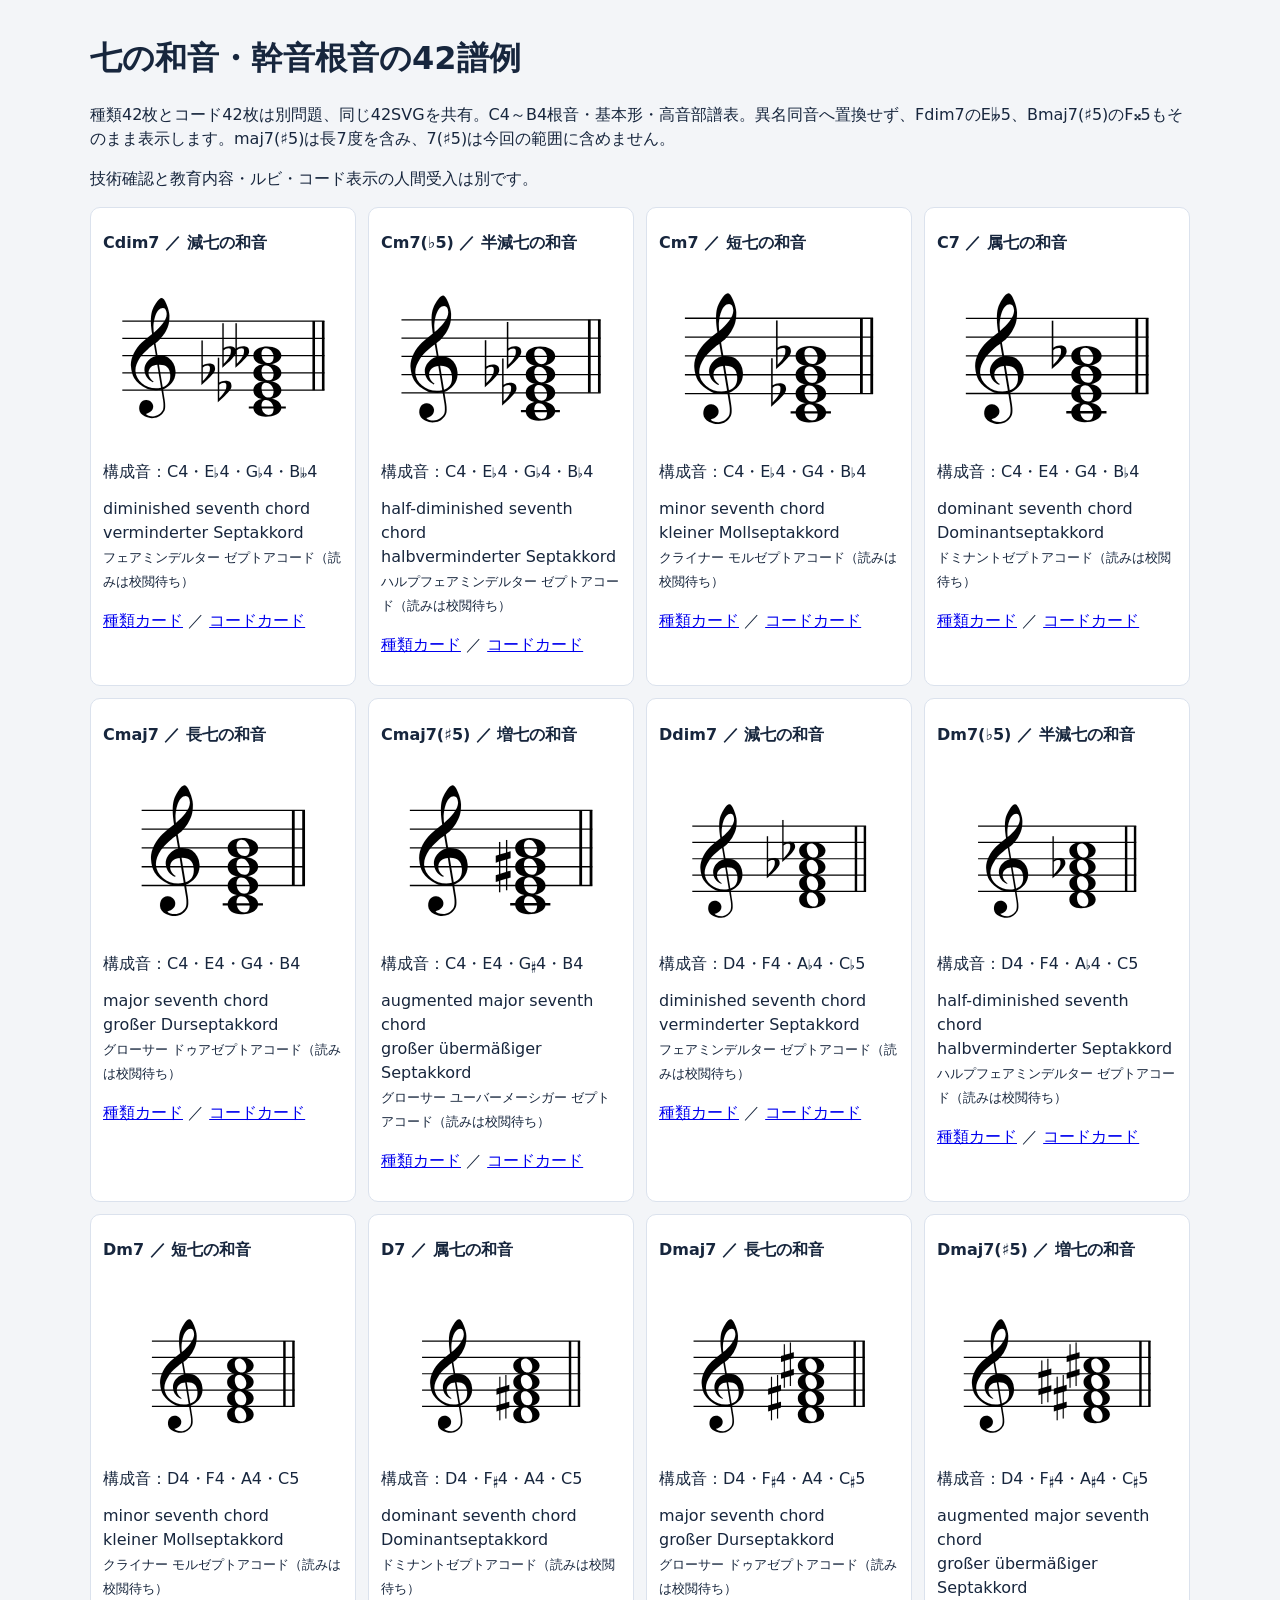
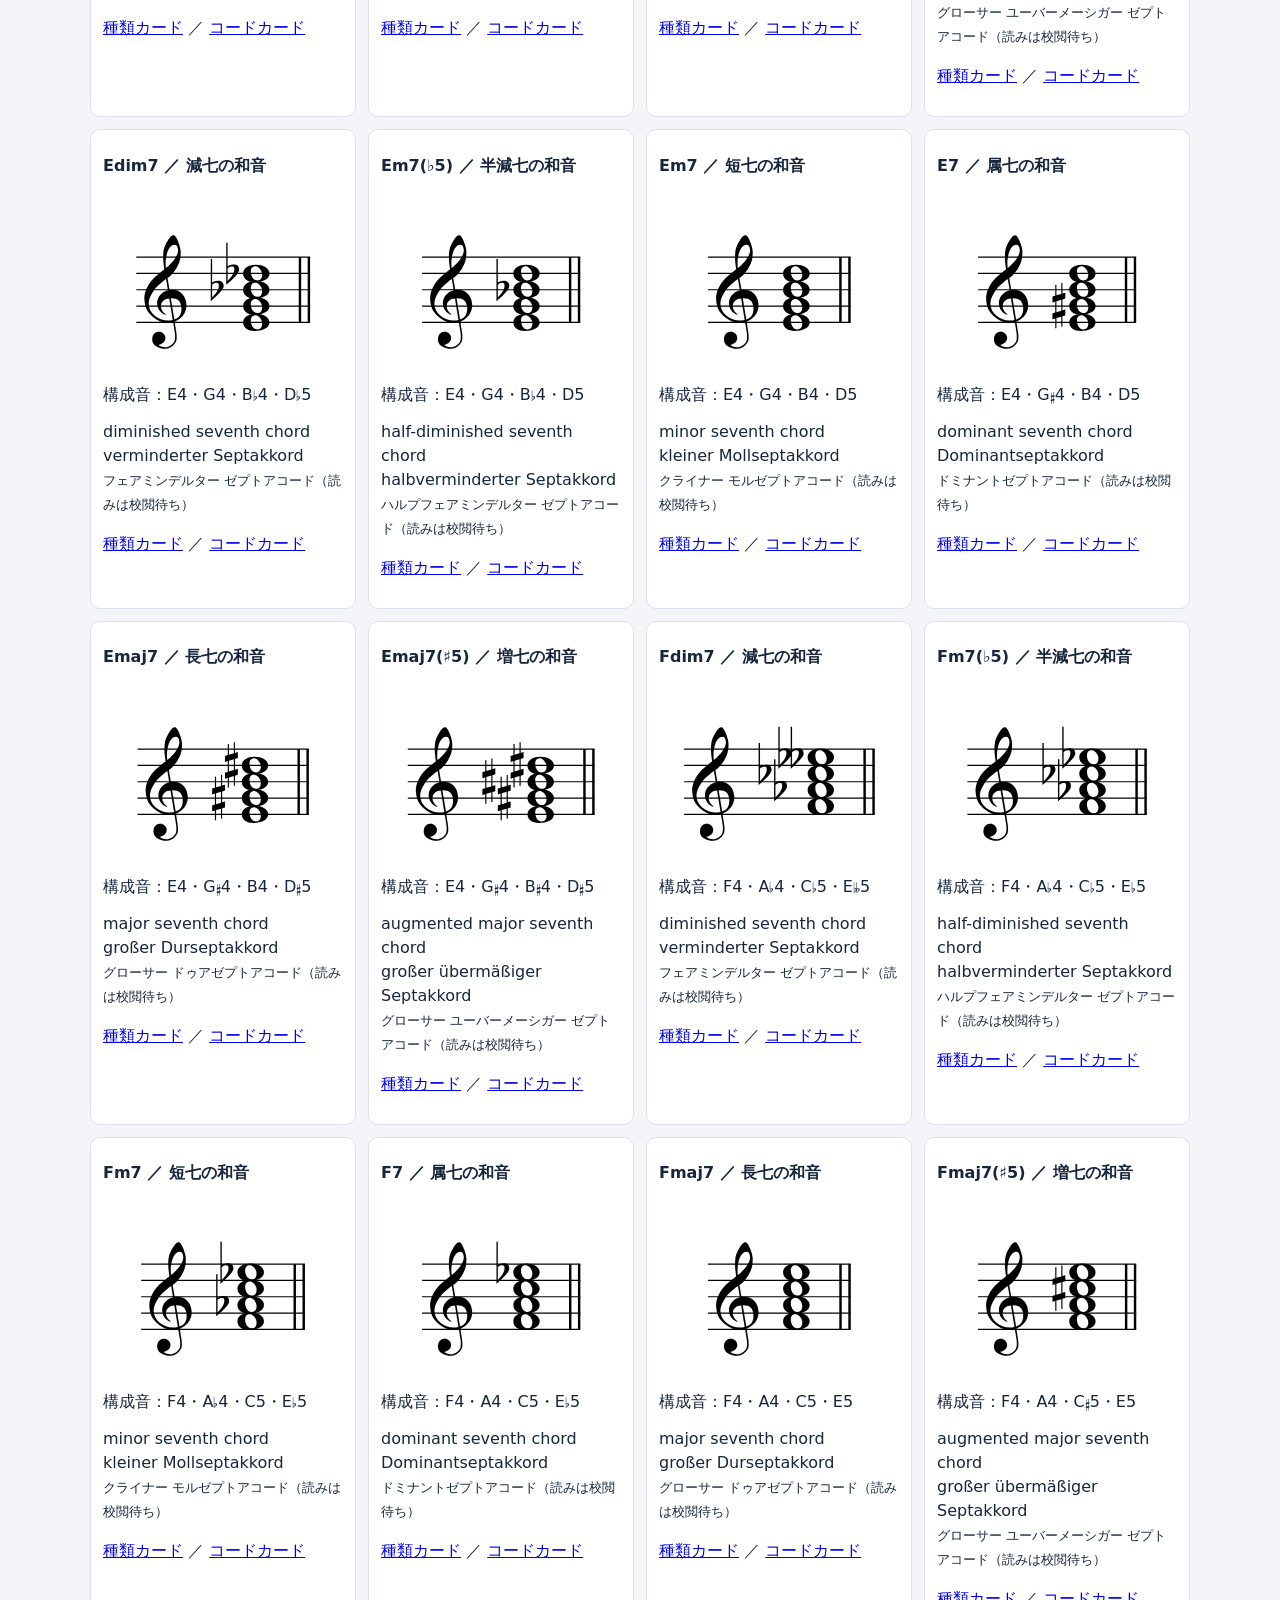
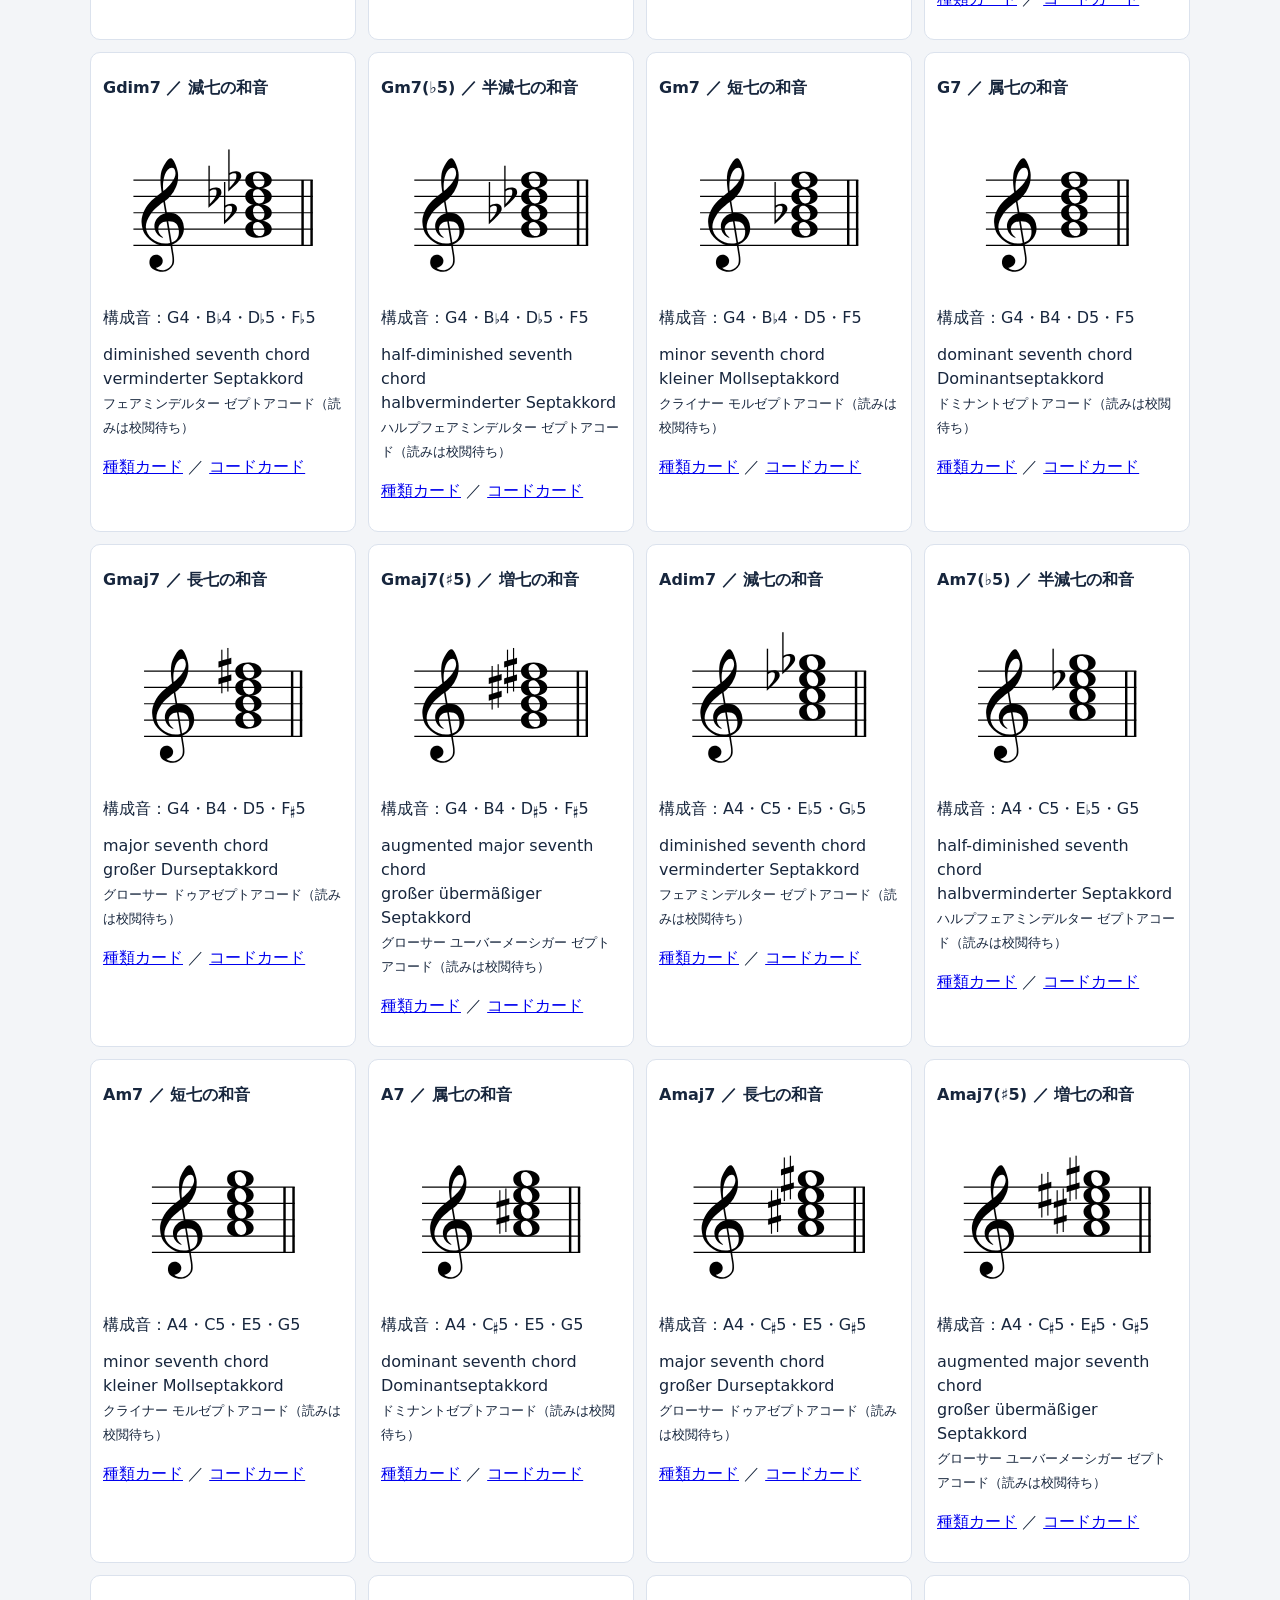
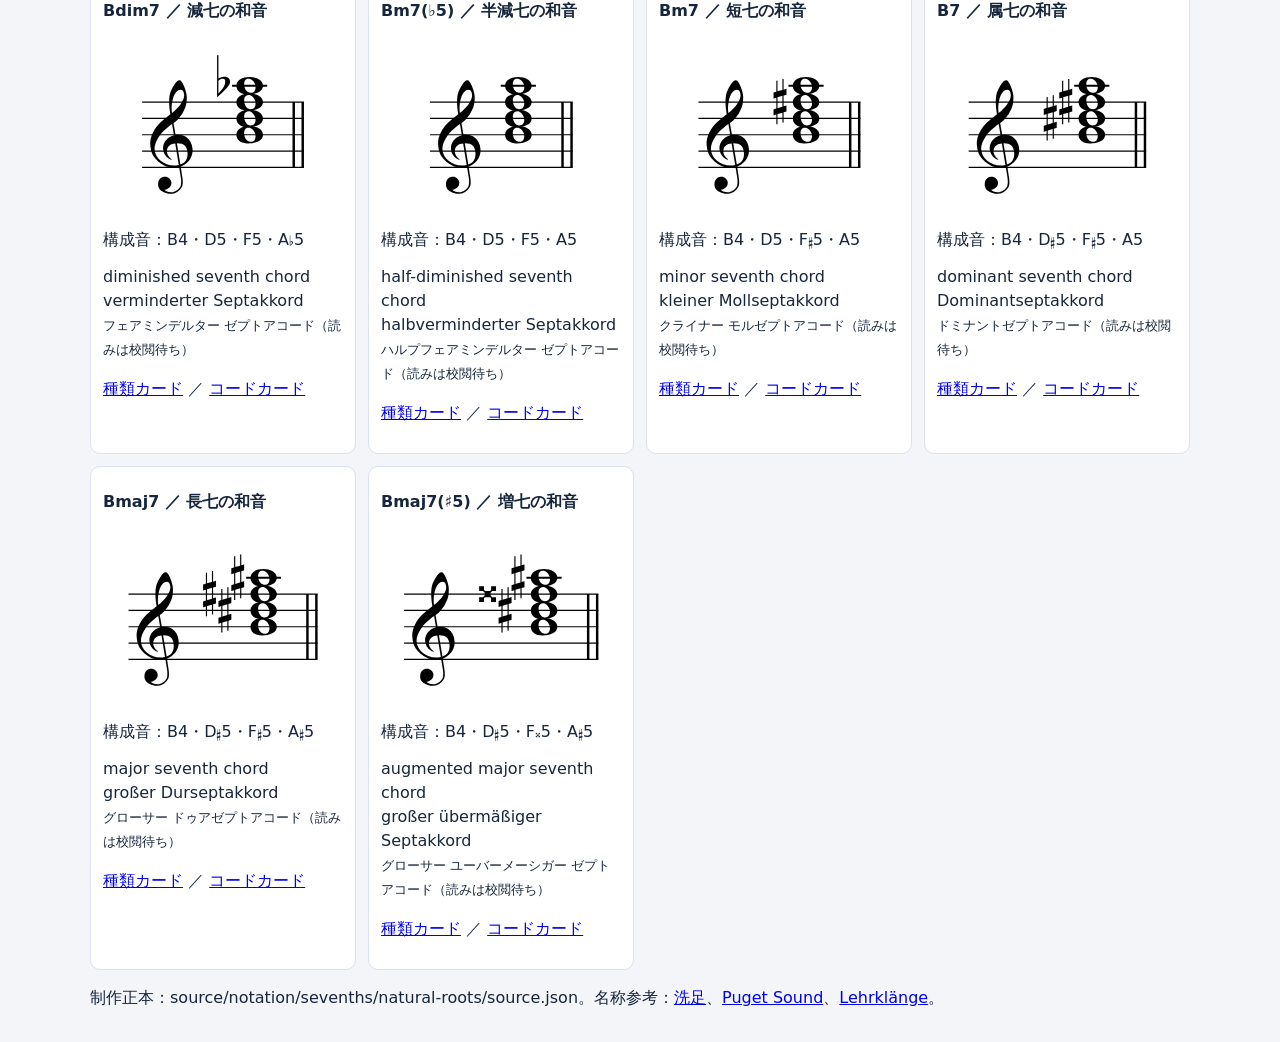
<file: docs/seventh-chord-review.html>
<!doctype html><html lang="ja"><head><meta charset="utf-8"><meta name="viewport" content="width=device-width,initial-scale=1"><meta name="robots" content="noindex,nofollow,noarchive"><title>七の和音・幹音根音42譜例の校閲</title><link rel="stylesheet" href="../music-typography.css"><style>body{font-family:system-ui,sans-serif;background:#f3f5f8;color:#17263d;margin:0;padding:16px}main{max-width:1100px;margin:auto}.grid{display:grid;grid-template-columns:repeat(auto-fit,minmax(240px,1fr));gap:12px}article{background:white;border:1px solid #dbe2ed;border-radius:10px;padding:12px}h2{font-size:16px}img{width:100%;height:170px;object-fit:contain}p{line-height:1.5}.notes{font-family:'Noto Music',system-ui,sans-serif}</style></head><body><main><h1>七の和音・幹音根音の42譜例</h1><p>種類42枚とコード42枚は別問題、同じ42SVGを共有。C4～B4根音・基本形・高音部譜表。異名同音へ置換せず、Fdim7のE𝄫5、Bmaj7(♯5)のF𝄪5もそのまま表示します。maj7(♯5)は長7度を含み、7(♯5)は今回の範囲に含めません。</p><p>技術確認と教育内容・ルビ・コード表示の人間受入は別です。</p><div class="grid"><article><h2>Cdim7 ／ 減七の和音</h2><img src="../assets/notation/sevenths/seventh-treble-c4-01.svg" alt="C4・E♭4・G♭4・B𝄫4"><p class="notes">構成音：C4・E♭4・G♭4・B𝄫4</p><p>diminished seventh chord<br>verminderter Septakkord<br><small>フェアミンデルター ゼプトアコード（読みは校閲待ち）</small></p><p><a href="../?cards=seventh-identify-c4-diminished-root">種類カード</a> ／ <a href="../?cards=seventh-code-c4-diminished-root">コードカード</a></p></article><article><h2>Cm7(♭5) ／ 半減七の和音</h2><img src="../assets/notation/sevenths/seventh-treble-c4-02.svg" alt="C4・E♭4・G♭4・B♭4"><p class="notes">構成音：C4・E♭4・G♭4・B♭4</p><p>half-diminished seventh chord<br>halbverminderter Septakkord<br><small>ハルプフェアミンデルター ゼプトアコード（読みは校閲待ち）</small></p><p><a href="../?cards=seventh-identify-c4-half-diminished-root">種類カード</a> ／ <a href="../?cards=seventh-code-c4-half-diminished-root">コードカード</a></p></article><article><h2>Cm7 ／ 短七の和音</h2><img src="../assets/notation/sevenths/seventh-treble-c4-03.svg" alt="C4・E♭4・G4・B♭4"><p class="notes">構成音：C4・E♭4・G4・B♭4</p><p>minor seventh chord<br>kleiner Mollseptakkord<br><small>クライナー モルゼプトアコード（読みは校閲待ち）</small></p><p><a href="../?cards=seventh-identify-c4-minor-root">種類カード</a> ／ <a href="../?cards=seventh-code-c4-minor-root">コードカード</a></p></article><article><h2>C7 ／ 属七の和音</h2><img src="../assets/notation/sevenths/seventh-treble-c4-04.svg" alt="C4・E4・G4・B♭4"><p class="notes">構成音：C4・E4・G4・B♭4</p><p>dominant seventh chord<br>Dominantseptakkord<br><small>ドミナントゼプトアコード（読みは校閲待ち）</small></p><p><a href="../?cards=seventh-identify-c4-dominant-root">種類カード</a> ／ <a href="../?cards=seventh-code-c4-dominant-root">コードカード</a></p></article><article><h2>Cmaj7 ／ 長七の和音</h2><img src="../assets/notation/sevenths/seventh-treble-c4-05.svg" alt="C4・E4・G4・B4"><p class="notes">構成音：C4・E4・G4・B4</p><p>major seventh chord<br>großer Durseptakkord<br><small>グローサー ドゥアゼプトアコード（読みは校閲待ち）</small></p><p><a href="../?cards=seventh-identify-c4-major-root">種類カード</a> ／ <a href="../?cards=seventh-code-c4-major-root">コードカード</a></p></article><article><h2>Cmaj7(♯5) ／ 増七の和音</h2><img src="../assets/notation/sevenths/seventh-treble-c4-06.svg" alt="C4・E4・G♯4・B4"><p class="notes">構成音：C4・E4・G♯4・B4</p><p>augmented major seventh chord<br>großer übermäßiger Septakkord<br><small>グローサー ユーバーメーシガー ゼプトアコード（読みは校閲待ち）</small></p><p><a href="../?cards=seventh-identify-c4-augmented-major-root">種類カード</a> ／ <a href="../?cards=seventh-code-c4-augmented-major-root">コードカード</a></p></article><article><h2>Ddim7 ／ 減七の和音</h2><img src="../assets/notation/sevenths/seventh-treble-d4-01.svg" alt="D4・F4・A♭4・C♭5"><p class="notes">構成音：D4・F4・A♭4・C♭5</p><p>diminished seventh chord<br>verminderter Septakkord<br><small>フェアミンデルター ゼプトアコード（読みは校閲待ち）</small></p><p><a href="../?cards=seventh-identify-d4-diminished-root">種類カード</a> ／ <a href="../?cards=seventh-code-d4-diminished-root">コードカード</a></p></article><article><h2>Dm7(♭5) ／ 半減七の和音</h2><img src="../assets/notation/sevenths/seventh-treble-d4-02.svg" alt="D4・F4・A♭4・C5"><p class="notes">構成音：D4・F4・A♭4・C5</p><p>half-diminished seventh chord<br>halbverminderter Septakkord<br><small>ハルプフェアミンデルター ゼプトアコード（読みは校閲待ち）</small></p><p><a href="../?cards=seventh-identify-d4-half-diminished-root">種類カード</a> ／ <a href="../?cards=seventh-code-d4-half-diminished-root">コードカード</a></p></article><article><h2>Dm7 ／ 短七の和音</h2><img src="../assets/notation/sevenths/seventh-treble-d4-03.svg" alt="D4・F4・A4・C5"><p class="notes">構成音：D4・F4・A4・C5</p><p>minor seventh chord<br>kleiner Mollseptakkord<br><small>クライナー モルゼプトアコード（読みは校閲待ち）</small></p><p><a href="../?cards=seventh-identify-d4-minor-root">種類カード</a> ／ <a href="../?cards=seventh-code-d4-minor-root">コードカード</a></p></article><article><h2>D7 ／ 属七の和音</h2><img src="../assets/notation/sevenths/seventh-treble-d4-04.svg" alt="D4・F♯4・A4・C5"><p class="notes">構成音：D4・F♯4・A4・C5</p><p>dominant seventh chord<br>Dominantseptakkord<br><small>ドミナントゼプトアコード（読みは校閲待ち）</small></p><p><a href="../?cards=seventh-identify-d4-dominant-root">種類カード</a> ／ <a href="../?cards=seventh-code-d4-dominant-root">コードカード</a></p></article><article><h2>Dmaj7 ／ 長七の和音</h2><img src="../assets/notation/sevenths/seventh-treble-d4-05.svg" alt="D4・F♯4・A4・C♯5"><p class="notes">構成音：D4・F♯4・A4・C♯5</p><p>major seventh chord<br>großer Durseptakkord<br><small>グローサー ドゥアゼプトアコード（読みは校閲待ち）</small></p><p><a href="../?cards=seventh-identify-d4-major-root">種類カード</a> ／ <a href="../?cards=seventh-code-d4-major-root">コードカード</a></p></article><article><h2>Dmaj7(♯5) ／ 増七の和音</h2><img src="../assets/notation/sevenths/seventh-treble-d4-06.svg" alt="D4・F♯4・A♯4・C♯5"><p class="notes">構成音：D4・F♯4・A♯4・C♯5</p><p>augmented major seventh chord<br>großer übermäßiger Septakkord<br><small>グローサー ユーバーメーシガー ゼプトアコード（読みは校閲待ち）</small></p><p><a href="../?cards=seventh-identify-d4-augmented-major-root">種類カード</a> ／ <a href="../?cards=seventh-code-d4-augmented-major-root">コードカード</a></p></article><article><h2>Edim7 ／ 減七の和音</h2><img src="../assets/notation/sevenths/seventh-treble-e4-01.svg" alt="E4・G4・B♭4・D♭5"><p class="notes">構成音：E4・G4・B♭4・D♭5</p><p>diminished seventh chord<br>verminderter Septakkord<br><small>フェアミンデルター ゼプトアコード（読みは校閲待ち）</small></p><p><a href="../?cards=seventh-identify-e4-diminished-root">種類カード</a> ／ <a href="../?cards=seventh-code-e4-diminished-root">コードカード</a></p></article><article><h2>Em7(♭5) ／ 半減七の和音</h2><img src="../assets/notation/sevenths/seventh-treble-e4-02.svg" alt="E4・G4・B♭4・D5"><p class="notes">構成音：E4・G4・B♭4・D5</p><p>half-diminished seventh chord<br>halbverminderter Septakkord<br><small>ハルプフェアミンデルター ゼプトアコード（読みは校閲待ち）</small></p><p><a href="../?cards=seventh-identify-e4-half-diminished-root">種類カード</a> ／ <a href="../?cards=seventh-code-e4-half-diminished-root">コードカード</a></p></article><article><h2>Em7 ／ 短七の和音</h2><img src="../assets/notation/sevenths/seventh-treble-e4-03.svg" alt="E4・G4・B4・D5"><p class="notes">構成音：E4・G4・B4・D5</p><p>minor seventh chord<br>kleiner Mollseptakkord<br><small>クライナー モルゼプトアコード（読みは校閲待ち）</small></p><p><a href="../?cards=seventh-identify-e4-minor-root">種類カード</a> ／ <a href="../?cards=seventh-code-e4-minor-root">コードカード</a></p></article><article><h2>E7 ／ 属七の和音</h2><img src="../assets/notation/sevenths/seventh-treble-e4-04.svg" alt="E4・G♯4・B4・D5"><p class="notes">構成音：E4・G♯4・B4・D5</p><p>dominant seventh chord<br>Dominantseptakkord<br><small>ドミナントゼプトアコード（読みは校閲待ち）</small></p><p><a href="../?cards=seventh-identify-e4-dominant-root">種類カード</a> ／ <a href="../?cards=seventh-code-e4-dominant-root">コードカード</a></p></article><article><h2>Emaj7 ／ 長七の和音</h2><img src="../assets/notation/sevenths/seventh-treble-e4-05.svg" alt="E4・G♯4・B4・D♯5"><p class="notes">構成音：E4・G♯4・B4・D♯5</p><p>major seventh chord<br>großer Durseptakkord<br><small>グローサー ドゥアゼプトアコード（読みは校閲待ち）</small></p><p><a href="../?cards=seventh-identify-e4-major-root">種類カード</a> ／ <a href="../?cards=seventh-code-e4-major-root">コードカード</a></p></article><article><h2>Emaj7(♯5) ／ 増七の和音</h2><img src="../assets/notation/sevenths/seventh-treble-e4-06.svg" alt="E4・G♯4・B♯4・D♯5"><p class="notes">構成音：E4・G♯4・B♯4・D♯5</p><p>augmented major seventh chord<br>großer übermäßiger Septakkord<br><small>グローサー ユーバーメーシガー ゼプトアコード（読みは校閲待ち）</small></p><p><a href="../?cards=seventh-identify-e4-augmented-major-root">種類カード</a> ／ <a href="../?cards=seventh-code-e4-augmented-major-root">コードカード</a></p></article><article><h2>Fdim7 ／ 減七の和音</h2><img src="../assets/notation/sevenths/seventh-treble-f4-01.svg" alt="F4・A♭4・C♭5・E𝄫5"><p class="notes">構成音：F4・A♭4・C♭5・E𝄫5</p><p>diminished seventh chord<br>verminderter Septakkord<br><small>フェアミンデルター ゼプトアコード（読みは校閲待ち）</small></p><p><a href="../?cards=seventh-identify-f4-diminished-root">種類カード</a> ／ <a href="../?cards=seventh-code-f4-diminished-root">コードカード</a></p></article><article><h2>Fm7(♭5) ／ 半減七の和音</h2><img src="../assets/notation/sevenths/seventh-treble-f4-02.svg" alt="F4・A♭4・C♭5・E♭5"><p class="notes">構成音：F4・A♭4・C♭5・E♭5</p><p>half-diminished seventh chord<br>halbverminderter Septakkord<br><small>ハルプフェアミンデルター ゼプトアコード（読みは校閲待ち）</small></p><p><a href="../?cards=seventh-identify-f4-half-diminished-root">種類カード</a> ／ <a href="../?cards=seventh-code-f4-half-diminished-root">コードカード</a></p></article><article><h2>Fm7 ／ 短七の和音</h2><img src="../assets/notation/sevenths/seventh-treble-f4-03.svg" alt="F4・A♭4・C5・E♭5"><p class="notes">構成音：F4・A♭4・C5・E♭5</p><p>minor seventh chord<br>kleiner Mollseptakkord<br><small>クライナー モルゼプトアコード（読みは校閲待ち）</small></p><p><a href="../?cards=seventh-identify-f4-minor-root">種類カード</a> ／ <a href="../?cards=seventh-code-f4-minor-root">コードカード</a></p></article><article><h2>F7 ／ 属七の和音</h2><img src="../assets/notation/sevenths/seventh-treble-f4-04.svg" alt="F4・A4・C5・E♭5"><p class="notes">構成音：F4・A4・C5・E♭5</p><p>dominant seventh chord<br>Dominantseptakkord<br><small>ドミナントゼプトアコード（読みは校閲待ち）</small></p><p><a href="../?cards=seventh-identify-f4-dominant-root">種類カード</a> ／ <a href="../?cards=seventh-code-f4-dominant-root">コードカード</a></p></article><article><h2>Fmaj7 ／ 長七の和音</h2><img src="../assets/notation/sevenths/seventh-treble-f4-05.svg" alt="F4・A4・C5・E5"><p class="notes">構成音：F4・A4・C5・E5</p><p>major seventh chord<br>großer Durseptakkord<br><small>グローサー ドゥアゼプトアコード（読みは校閲待ち）</small></p><p><a href="../?cards=seventh-identify-f4-major-root">種類カード</a> ／ <a href="../?cards=seventh-code-f4-major-root">コードカード</a></p></article><article><h2>Fmaj7(♯5) ／ 増七の和音</h2><img src="../assets/notation/sevenths/seventh-treble-f4-06.svg" alt="F4・A4・C♯5・E5"><p class="notes">構成音：F4・A4・C♯5・E5</p><p>augmented major seventh chord<br>großer übermäßiger Septakkord<br><small>グローサー ユーバーメーシガー ゼプトアコード（読みは校閲待ち）</small></p><p><a href="../?cards=seventh-identify-f4-augmented-major-root">種類カード</a> ／ <a href="../?cards=seventh-code-f4-augmented-major-root">コードカード</a></p></article><article><h2>Gdim7 ／ 減七の和音</h2><img src="../assets/notation/sevenths/seventh-treble-g4-01.svg" alt="G4・B♭4・D♭5・F♭5"><p class="notes">構成音：G4・B♭4・D♭5・F♭5</p><p>diminished seventh chord<br>verminderter Septakkord<br><small>フェアミンデルター ゼプトアコード（読みは校閲待ち）</small></p><p><a href="../?cards=seventh-identify-g4-diminished-root">種類カード</a> ／ <a href="../?cards=seventh-code-g4-diminished-root">コードカード</a></p></article><article><h2>Gm7(♭5) ／ 半減七の和音</h2><img src="../assets/notation/sevenths/seventh-treble-g4-02.svg" alt="G4・B♭4・D♭5・F5"><p class="notes">構成音：G4・B♭4・D♭5・F5</p><p>half-diminished seventh chord<br>halbverminderter Septakkord<br><small>ハルプフェアミンデルター ゼプトアコード（読みは校閲待ち）</small></p><p><a href="../?cards=seventh-identify-g4-half-diminished-root">種類カード</a> ／ <a href="../?cards=seventh-code-g4-half-diminished-root">コードカード</a></p></article><article><h2>Gm7 ／ 短七の和音</h2><img src="../assets/notation/sevenths/seventh-treble-g4-03.svg" alt="G4・B♭4・D5・F5"><p class="notes">構成音：G4・B♭4・D5・F5</p><p>minor seventh chord<br>kleiner Mollseptakkord<br><small>クライナー モルゼプトアコード（読みは校閲待ち）</small></p><p><a href="../?cards=seventh-identify-g4-minor-root">種類カード</a> ／ <a href="../?cards=seventh-code-g4-minor-root">コードカード</a></p></article><article><h2>G7 ／ 属七の和音</h2><img src="../assets/notation/sevenths/seventh-treble-g4-04.svg" alt="G4・B4・D5・F5"><p class="notes">構成音：G4・B4・D5・F5</p><p>dominant seventh chord<br>Dominantseptakkord<br><small>ドミナントゼプトアコード（読みは校閲待ち）</small></p><p><a href="../?cards=seventh-identify-g4-dominant-root">種類カード</a> ／ <a href="../?cards=seventh-code-g4-dominant-root">コードカード</a></p></article><article><h2>Gmaj7 ／ 長七の和音</h2><img src="../assets/notation/sevenths/seventh-treble-g4-05.svg" alt="G4・B4・D5・F♯5"><p class="notes">構成音：G4・B4・D5・F♯5</p><p>major seventh chord<br>großer Durseptakkord<br><small>グローサー ドゥアゼプトアコード（読みは校閲待ち）</small></p><p><a href="../?cards=seventh-identify-g4-major-root">種類カード</a> ／ <a href="../?cards=seventh-code-g4-major-root">コードカード</a></p></article><article><h2>Gmaj7(♯5) ／ 増七の和音</h2><img src="../assets/notation/sevenths/seventh-treble-g4-06.svg" alt="G4・B4・D♯5・F♯5"><p class="notes">構成音：G4・B4・D♯5・F♯5</p><p>augmented major seventh chord<br>großer übermäßiger Septakkord<br><small>グローサー ユーバーメーシガー ゼプトアコード（読みは校閲待ち）</small></p><p><a href="../?cards=seventh-identify-g4-augmented-major-root">種類カード</a> ／ <a href="../?cards=seventh-code-g4-augmented-major-root">コードカード</a></p></article><article><h2>Adim7 ／ 減七の和音</h2><img src="../assets/notation/sevenths/seventh-treble-a4-01.svg" alt="A4・C5・E♭5・G♭5"><p class="notes">構成音：A4・C5・E♭5・G♭5</p><p>diminished seventh chord<br>verminderter Septakkord<br><small>フェアミンデルター ゼプトアコード（読みは校閲待ち）</small></p><p><a href="../?cards=seventh-identify-a4-diminished-root">種類カード</a> ／ <a href="../?cards=seventh-code-a4-diminished-root">コードカード</a></p></article><article><h2>Am7(♭5) ／ 半減七の和音</h2><img src="../assets/notation/sevenths/seventh-treble-a4-02.svg" alt="A4・C5・E♭5・G5"><p class="notes">構成音：A4・C5・E♭5・G5</p><p>half-diminished seventh chord<br>halbverminderter Septakkord<br><small>ハルプフェアミンデルター ゼプトアコード（読みは校閲待ち）</small></p><p><a href="../?cards=seventh-identify-a4-half-diminished-root">種類カード</a> ／ <a href="../?cards=seventh-code-a4-half-diminished-root">コードカード</a></p></article><article><h2>Am7 ／ 短七の和音</h2><img src="../assets/notation/sevenths/seventh-treble-a4-03.svg" alt="A4・C5・E5・G5"><p class="notes">構成音：A4・C5・E5・G5</p><p>minor seventh chord<br>kleiner Mollseptakkord<br><small>クライナー モルゼプトアコード（読みは校閲待ち）</small></p><p><a href="../?cards=seventh-identify-a4-minor-root">種類カード</a> ／ <a href="../?cards=seventh-code-a4-minor-root">コードカード</a></p></article><article><h2>A7 ／ 属七の和音</h2><img src="../assets/notation/sevenths/seventh-treble-a4-04.svg" alt="A4・C♯5・E5・G5"><p class="notes">構成音：A4・C♯5・E5・G5</p><p>dominant seventh chord<br>Dominantseptakkord<br><small>ドミナントゼプトアコード（読みは校閲待ち）</small></p><p><a href="../?cards=seventh-identify-a4-dominant-root">種類カード</a> ／ <a href="../?cards=seventh-code-a4-dominant-root">コードカード</a></p></article><article><h2>Amaj7 ／ 長七の和音</h2><img src="../assets/notation/sevenths/seventh-treble-a4-05.svg" alt="A4・C♯5・E5・G♯5"><p class="notes">構成音：A4・C♯5・E5・G♯5</p><p>major seventh chord<br>großer Durseptakkord<br><small>グローサー ドゥアゼプトアコード（読みは校閲待ち）</small></p><p><a href="../?cards=seventh-identify-a4-major-root">種類カード</a> ／ <a href="../?cards=seventh-code-a4-major-root">コードカード</a></p></article><article><h2>Amaj7(♯5) ／ 増七の和音</h2><img src="../assets/notation/sevenths/seventh-treble-a4-06.svg" alt="A4・C♯5・E♯5・G♯5"><p class="notes">構成音：A4・C♯5・E♯5・G♯5</p><p>augmented major seventh chord<br>großer übermäßiger Septakkord<br><small>グローサー ユーバーメーシガー ゼプトアコード（読みは校閲待ち）</small></p><p><a href="../?cards=seventh-identify-a4-augmented-major-root">種類カード</a> ／ <a href="../?cards=seventh-code-a4-augmented-major-root">コードカード</a></p></article><article><h2>Bdim7 ／ 減七の和音</h2><img src="../assets/notation/sevenths/seventh-treble-b4-01.svg" alt="B4・D5・F5・A♭5"><p class="notes">構成音：B4・D5・F5・A♭5</p><p>diminished seventh chord<br>verminderter Septakkord<br><small>フェアミンデルター ゼプトアコード（読みは校閲待ち）</small></p><p><a href="../?cards=seventh-identify-b4-diminished-root">種類カード</a> ／ <a href="../?cards=seventh-code-b4-diminished-root">コードカード</a></p></article><article><h2>Bm7(♭5) ／ 半減七の和音</h2><img src="../assets/notation/sevenths/seventh-treble-b4-02.svg" alt="B4・D5・F5・A5"><p class="notes">構成音：B4・D5・F5・A5</p><p>half-diminished seventh chord<br>halbverminderter Septakkord<br><small>ハルプフェアミンデルター ゼプトアコード（読みは校閲待ち）</small></p><p><a href="../?cards=seventh-identify-b4-half-diminished-root">種類カード</a> ／ <a href="../?cards=seventh-code-b4-half-diminished-root">コードカード</a></p></article><article><h2>Bm7 ／ 短七の和音</h2><img src="../assets/notation/sevenths/seventh-treble-b4-03.svg" alt="B4・D5・F♯5・A5"><p class="notes">構成音：B4・D5・F♯5・A5</p><p>minor seventh chord<br>kleiner Mollseptakkord<br><small>クライナー モルゼプトアコード（読みは校閲待ち）</small></p><p><a href="../?cards=seventh-identify-b4-minor-root">種類カード</a> ／ <a href="../?cards=seventh-code-b4-minor-root">コードカード</a></p></article><article><h2>B7 ／ 属七の和音</h2><img src="../assets/notation/sevenths/seventh-treble-b4-04.svg" alt="B4・D♯5・F♯5・A5"><p class="notes">構成音：B4・D♯5・F♯5・A5</p><p>dominant seventh chord<br>Dominantseptakkord<br><small>ドミナントゼプトアコード（読みは校閲待ち）</small></p><p><a href="../?cards=seventh-identify-b4-dominant-root">種類カード</a> ／ <a href="../?cards=seventh-code-b4-dominant-root">コードカード</a></p></article><article><h2>Bmaj7 ／ 長七の和音</h2><img src="../assets/notation/sevenths/seventh-treble-b4-05.svg" alt="B4・D♯5・F♯5・A♯5"><p class="notes">構成音：B4・D♯5・F♯5・A♯5</p><p>major seventh chord<br>großer Durseptakkord<br><small>グローサー ドゥアゼプトアコード（読みは校閲待ち）</small></p><p><a href="../?cards=seventh-identify-b4-major-root">種類カード</a> ／ <a href="../?cards=seventh-code-b4-major-root">コードカード</a></p></article><article><h2>Bmaj7(♯5) ／ 増七の和音</h2><img src="../assets/notation/sevenths/seventh-treble-b4-06.svg" alt="B4・D♯5・F𝄪5・A♯5"><p class="notes">構成音：B4・D♯5・F𝄪5・A♯5</p><p>augmented major seventh chord<br>großer übermäßiger Septakkord<br><small>グローサー ユーバーメーシガー ゼプトアコード（読みは校閲待ち）</small></p><p><a href="../?cards=seventh-identify-b4-augmented-major-root">種類カード</a> ／ <a href="../?cards=seventh-code-b4-augmented-major-root">コードカード</a></p></article></div><p>制作正本：source/notation/sevenths/natural-roots/source.json。名称参考：<a href="https://www.senzoku-online.jp/mobile/theory/classic/10/chord_name-02.html">洗足</a>、<a href="https://musictheory.pugetsound.edu/mt21c/SeventhChordsIntroduction.html">Puget Sound</a>、<a href="https://www.lehrklaenge.de/PHP/Harmonielehre2/AkkordsymbolTabelle.php">Lehrklänge</a>。</p></main></body></html>
</file>
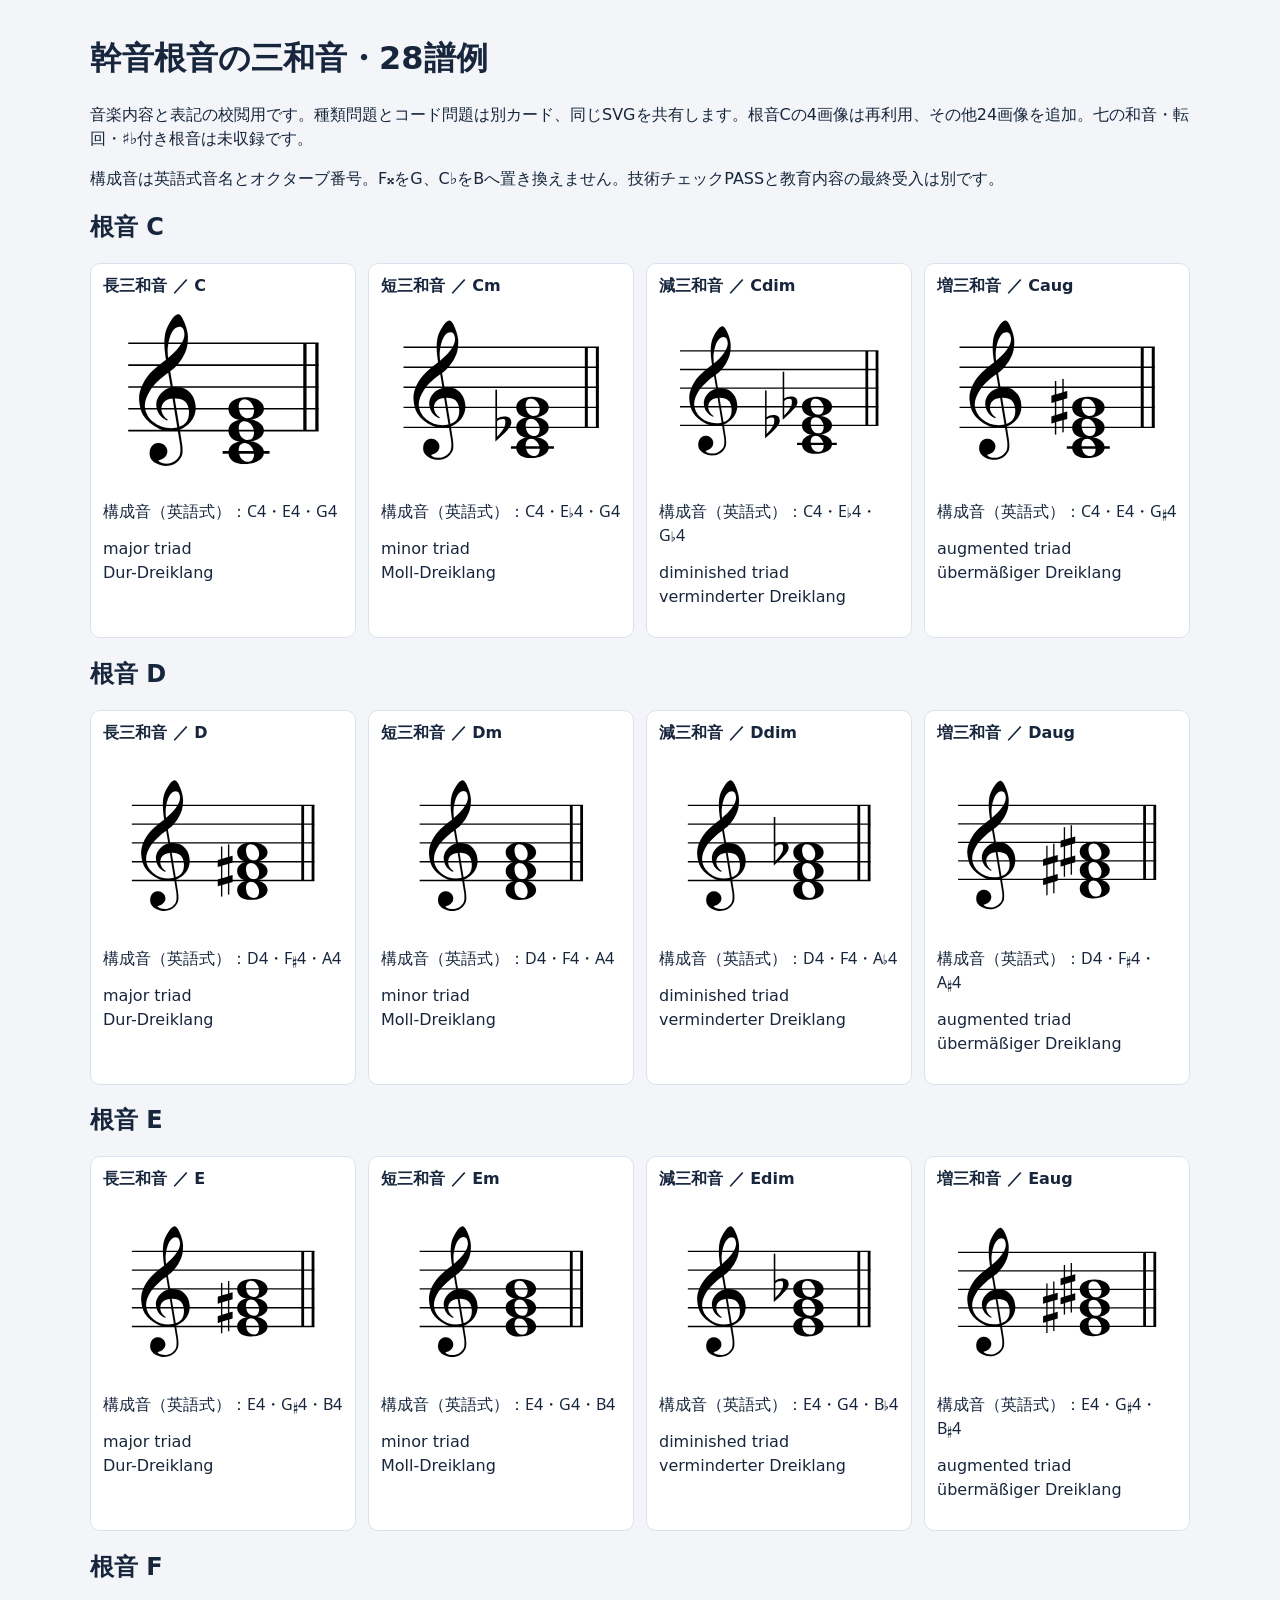
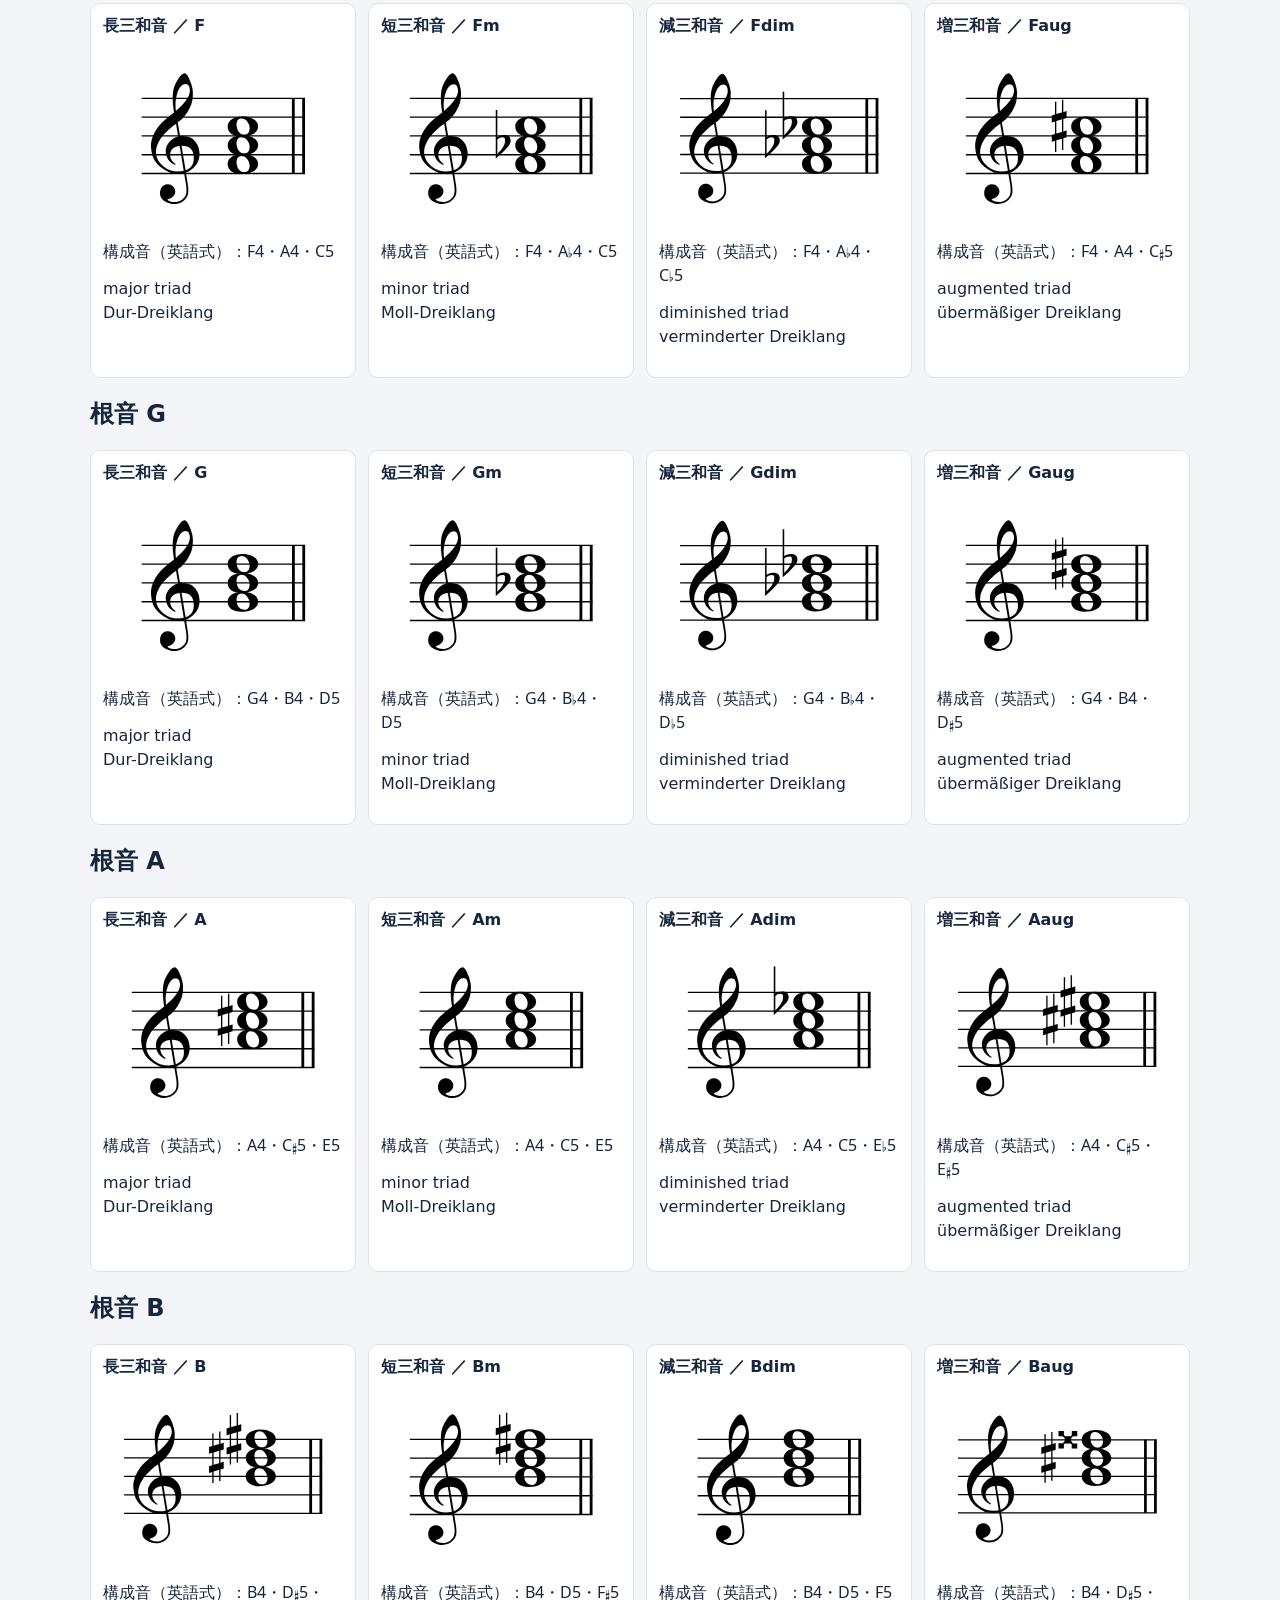
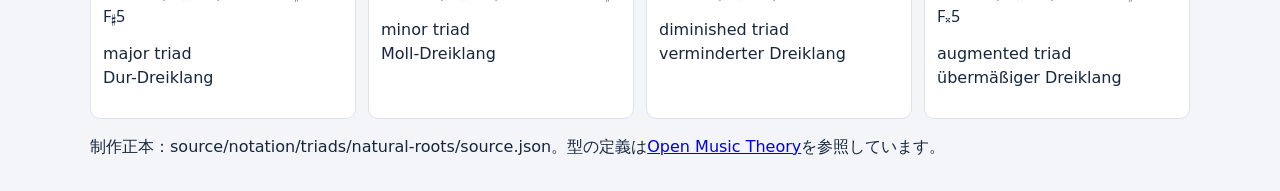
<file: docs/triad-natural-roots-review.html>
<!doctype html><html lang="ja"><head><meta charset="utf-8"><meta name="viewport" content="width=device-width,initial-scale=1"><meta name="robots" content="noindex,nofollow,noarchive"><title>幹音根音の三和音28譜例・校閲</title><link href="https://fonts.googleapis.com/css2?family=Noto+Music&display=swap" rel="stylesheet"><style>body{font-family:system-ui,sans-serif;background:#f3f5f8;color:#17263d;margin:0;padding:16px}main{max-width:1100px;margin:auto}.grid{display:grid;grid-template-columns:repeat(auto-fit,minmax(230px,1fr));gap:12px}article{background:white;border:1px solid #dbe2ed;border-radius:10px;padding:12px}h3{font-size:16px;margin:0 0 10px}img{width:100%;height:170px;object-fit:contain}.notes{font-family:'Noto Music',system-ui,sans-serif;font-size:16px}p{line-height:1.5}</style></head><body><main><h1>幹音根音の三和音・28譜例</h1><p>音楽内容と表記の校閲用です。種類問題とコード問題は別カード、同じSVGを共有します。根音Cの4画像は再利用、その他24画像を追加。七の和音・転回・♯♭付き根音は未収録です。</p><p>構成音は英語式音名とオクターブ番号。F𝄪をG、C♭をBへ置き換えません。技術チェックPASSと教育内容の最終受入は別です。</p><section><h2>根音 C</h2><div class="grid"><article><h3>長三和音 ／ C</h3><img src="../assets/notation/triads/triad-treble-c4-01.svg" alt="C4・E4・G4"><p class="notes">構成音（英語式）：C4・E4・G4</p><p>major triad<br>Dur-Dreiklang</p></article><article><h3>短三和音 ／ Cm</h3><img src="../assets/notation/triads/triad-treble-c4-02.svg" alt="C4・E♭4・G4"><p class="notes">構成音（英語式）：C4・E♭4・G4</p><p>minor triad<br>Moll-Dreiklang</p></article><article><h3>減三和音 ／ Cdim</h3><img src="../assets/notation/triads/triad-treble-c4-03.svg" alt="C4・E♭4・G♭4"><p class="notes">構成音（英語式）：C4・E♭4・G♭4</p><p>diminished triad<br>verminderter Dreiklang</p></article><article><h3>増三和音 ／ Caug</h3><img src="../assets/notation/triads/triad-treble-c4-04.svg" alt="C4・E4・G♯4"><p class="notes">構成音（英語式）：C4・E4・G♯4</p><p>augmented triad<br>übermäßiger Dreiklang</p></article></div></section><section><h2>根音 D</h2><div class="grid"><article><h3>長三和音 ／ D</h3><img src="../assets/notation/triads/triad-treble-d4-01.svg" alt="D4・F♯4・A4"><p class="notes">構成音（英語式）：D4・F♯4・A4</p><p>major triad<br>Dur-Dreiklang</p></article><article><h3>短三和音 ／ Dm</h3><img src="../assets/notation/triads/triad-treble-d4-02.svg" alt="D4・F4・A4"><p class="notes">構成音（英語式）：D4・F4・A4</p><p>minor triad<br>Moll-Dreiklang</p></article><article><h3>減三和音 ／ Ddim</h3><img src="../assets/notation/triads/triad-treble-d4-03.svg" alt="D4・F4・A♭4"><p class="notes">構成音（英語式）：D4・F4・A♭4</p><p>diminished triad<br>verminderter Dreiklang</p></article><article><h3>増三和音 ／ Daug</h3><img src="../assets/notation/triads/triad-treble-d4-04.svg" alt="D4・F♯4・A♯4"><p class="notes">構成音（英語式）：D4・F♯4・A♯4</p><p>augmented triad<br>übermäßiger Dreiklang</p></article></div></section><section><h2>根音 E</h2><div class="grid"><article><h3>長三和音 ／ E</h3><img src="../assets/notation/triads/triad-treble-e4-01.svg" alt="E4・G♯4・B4"><p class="notes">構成音（英語式）：E4・G♯4・B4</p><p>major triad<br>Dur-Dreiklang</p></article><article><h3>短三和音 ／ Em</h3><img src="../assets/notation/triads/triad-treble-e4-02.svg" alt="E4・G4・B4"><p class="notes">構成音（英語式）：E4・G4・B4</p><p>minor triad<br>Moll-Dreiklang</p></article><article><h3>減三和音 ／ Edim</h3><img src="../assets/notation/triads/triad-treble-e4-03.svg" alt="E4・G4・B♭4"><p class="notes">構成音（英語式）：E4・G4・B♭4</p><p>diminished triad<br>verminderter Dreiklang</p></article><article><h3>増三和音 ／ Eaug</h3><img src="../assets/notation/triads/triad-treble-e4-04.svg" alt="E4・G♯4・B♯4"><p class="notes">構成音（英語式）：E4・G♯4・B♯4</p><p>augmented triad<br>übermäßiger Dreiklang</p></article></div></section><section><h2>根音 F</h2><div class="grid"><article><h3>長三和音 ／ F</h3><img src="../assets/notation/triads/triad-treble-f4-01.svg" alt="F4・A4・C5"><p class="notes">構成音（英語式）：F4・A4・C5</p><p>major triad<br>Dur-Dreiklang</p></article><article><h3>短三和音 ／ Fm</h3><img src="../assets/notation/triads/triad-treble-f4-02.svg" alt="F4・A♭4・C5"><p class="notes">構成音（英語式）：F4・A♭4・C5</p><p>minor triad<br>Moll-Dreiklang</p></article><article><h3>減三和音 ／ Fdim</h3><img src="../assets/notation/triads/triad-treble-f4-03.svg" alt="F4・A♭4・C♭5"><p class="notes">構成音（英語式）：F4・A♭4・C♭5</p><p>diminished triad<br>verminderter Dreiklang</p></article><article><h3>増三和音 ／ Faug</h3><img src="../assets/notation/triads/triad-treble-f4-04.svg" alt="F4・A4・C♯5"><p class="notes">構成音（英語式）：F4・A4・C♯5</p><p>augmented triad<br>übermäßiger Dreiklang</p></article></div></section><section><h2>根音 G</h2><div class="grid"><article><h3>長三和音 ／ G</h3><img src="../assets/notation/triads/triad-treble-g4-01.svg" alt="G4・B4・D5"><p class="notes">構成音（英語式）：G4・B4・D5</p><p>major triad<br>Dur-Dreiklang</p></article><article><h3>短三和音 ／ Gm</h3><img src="../assets/notation/triads/triad-treble-g4-02.svg" alt="G4・B♭4・D5"><p class="notes">構成音（英語式）：G4・B♭4・D5</p><p>minor triad<br>Moll-Dreiklang</p></article><article><h3>減三和音 ／ Gdim</h3><img src="../assets/notation/triads/triad-treble-g4-03.svg" alt="G4・B♭4・D♭5"><p class="notes">構成音（英語式）：G4・B♭4・D♭5</p><p>diminished triad<br>verminderter Dreiklang</p></article><article><h3>増三和音 ／ Gaug</h3><img src="../assets/notation/triads/triad-treble-g4-04.svg" alt="G4・B4・D♯5"><p class="notes">構成音（英語式）：G4・B4・D♯5</p><p>augmented triad<br>übermäßiger Dreiklang</p></article></div></section><section><h2>根音 A</h2><div class="grid"><article><h3>長三和音 ／ A</h3><img src="../assets/notation/triads/triad-treble-a4-01.svg" alt="A4・C♯5・E5"><p class="notes">構成音（英語式）：A4・C♯5・E5</p><p>major triad<br>Dur-Dreiklang</p></article><article><h3>短三和音 ／ Am</h3><img src="../assets/notation/triads/triad-treble-a4-02.svg" alt="A4・C5・E5"><p class="notes">構成音（英語式）：A4・C5・E5</p><p>minor triad<br>Moll-Dreiklang</p></article><article><h3>減三和音 ／ Adim</h3><img src="../assets/notation/triads/triad-treble-a4-03.svg" alt="A4・C5・E♭5"><p class="notes">構成音（英語式）：A4・C5・E♭5</p><p>diminished triad<br>verminderter Dreiklang</p></article><article><h3>増三和音 ／ Aaug</h3><img src="../assets/notation/triads/triad-treble-a4-04.svg" alt="A4・C♯5・E♯5"><p class="notes">構成音（英語式）：A4・C♯5・E♯5</p><p>augmented triad<br>übermäßiger Dreiklang</p></article></div></section><section><h2>根音 B</h2><div class="grid"><article><h3>長三和音 ／ B</h3><img src="../assets/notation/triads/triad-treble-b4-01.svg" alt="B4・D♯5・F♯5"><p class="notes">構成音（英語式）：B4・D♯5・F♯5</p><p>major triad<br>Dur-Dreiklang</p></article><article><h3>短三和音 ／ Bm</h3><img src="../assets/notation/triads/triad-treble-b4-02.svg" alt="B4・D5・F♯5"><p class="notes">構成音（英語式）：B4・D5・F♯5</p><p>minor triad<br>Moll-Dreiklang</p></article><article><h3>減三和音 ／ Bdim</h3><img src="../assets/notation/triads/triad-treble-b4-03.svg" alt="B4・D5・F5"><p class="notes">構成音（英語式）：B4・D5・F5</p><p>diminished triad<br>verminderter Dreiklang</p></article><article><h3>増三和音 ／ Baug</h3><img src="../assets/notation/triads/triad-treble-b4-04.svg" alt="B4・D♯5・F𝄪5"><p class="notes">構成音（英語式）：B4・D♯5・F𝄪5</p><p>augmented triad<br>übermäßiger Dreiklang</p></article></div></section><p>制作正本：source/notation/triads/natural-roots/source.json。型の定義は<a href="https://openmusictheory.github.io/triads.html">Open Music Theory</a>を参照しています。</p></main></body></html>
</file>
<file: styles.css>
:root {
  font-family: system-ui, -apple-system, BlinkMacSystemFont, "Segoe UI", sans-serif;
  color: #1d2433;
  background: #f5f6f8;
  line-height: 1.6;
  font-synthesis: none;
}
* { box-sizing: border-box; }

body {
  margin: 0;
  min-height: 100vh;
}

button,
select,
input { font: inherit; }

button { min-height: 44px; }

button:focus-visible,
summary:focus-visible,
input:focus-visible + span {
  outline: 3px solid currentColor;
  outline-offset: 3px;
}

[hidden] { display: none !important; }

.visually-hidden {
  position: absolute;
  width: 1px;
  height: 1px;
  padding: 0;
  margin: -1px;
  overflow: hidden;
  clip: rect(0, 0, 0, 0);
  white-space: nowrap;
  border: 0;
}

.app-shell {
  width: min(820px, calc(100% - 32px));
  margin: 0 auto;
  padding: 48px 0 64px;
}

.app-header { margin-bottom: 28px; }
.eyebrow { margin: 0 0 4px; font-size: .82rem; letter-spacing: .08em; text-transform: uppercase; }
h1 { margin: 0; font-size: clamp(2rem, 8vw, 3.5rem); line-height: 1.1; }
.lead { margin: 12px 0 0; }

.screen-heading { margin-bottom: 20px; }
.screen-heading h2,
.source-info h2 { margin: 0; }

.screen-heading p:not(.screen-kicker),
.source-info p,
.shelf-heading p,
.collection-description,
.practice-origin,
.practice-empty {
  margin: 4px 0 0;
  color: #596273;
  font-size: .92rem;
}

.screen-kicker,
.panel-kicker {
  margin: 0 0 4px;
  color: #596273;
  font-size: .75rem;
  font-weight: 800;
  letter-spacing: .12em;
  text-transform: uppercase;
}

button {
  border: 1px solid #1d2433;
  border-radius: 10px;
  padding: 10px 16px;
  background: #1d2433;
  color: #fff;
  cursor: pointer;
}

button.secondary,
button.text-button {
  background: transparent;
  color: #1d2433;
}

button.secondary { border-color: #aeb5c0; }

button.text-button {
  min-height: auto;
  padding: 3px 0;
  border: 0;
  border-radius: 0;
  text-decoration: underline;
  text-underline-offset: 3px;
}

button.compact {
  min-height: 40px;
  padding: 7px 12px;
}

button:disabled {
  opacity: .48;
  cursor: not-allowed;
}

.practice-set-panel,
.card-shelf {
  border-radius: 18px;
}

.practice-set-panel {
  padding: 22px;
  background: #fff;
  border: 2px solid #1d2433;
  box-shadow: 0 8px 28px rgba(28, 36, 51, .07);
}

.practice-set-panel .panel-kicker {
  color: #1d2433;
}

.practice-set-heading {
  display: flex;
  align-items: start;
  justify-content: space-between;
  gap: 16px;
}

.practice-set-heading h3,
.shelf-heading h3 {
  margin: 0;
}

.practice-set-heading h3 {
  font-size: 1.45rem;
}

.practice-origin {
  margin-top: 10px;
}

.practice-empty {
  margin-top: 18px;
  padding: 18px;
  border: 1px dashed #b8bec8;
  border-radius: 12px;
  text-align: center;
}

.practice-groups {
  display: grid;
  gap: 16px;
  margin-top: 18px;
}

.practice-group {
  padding-top: 14px;
  border-top: 1px solid #e3e6eb;
}

.practice-group:first-child {
  padding-top: 0;
  border-top: 0;
}

.practice-group-heading {
  display: flex;
  align-items: baseline;
  justify-content: space-between;
  gap: 14px;
}

.practice-group-heading h4 {
  margin: 0;
  font-size: .98rem;
}

.practice-group-heading .text-button {
  flex: 0 0 auto;
  font-size: .78rem;
}

.practice-card-list {
  display: flex;
  flex-wrap: wrap;
  gap: 8px;
  margin-top: 10px;
}

.practice-card-chip {
  display: inline-flex;
  align-items: center;
  gap: 8px;
  min-height: 38px;
  padding: 6px 10px;
  border-color: #c7ccd4;
  border-radius: 999px;
  background: #f7f8fa;
  color: #1d2433;
}

.practice-card-chip:hover {
  border-color: #1d2433;
}

.chip-remove {
  color: #6b7280;
  font-size: 1.05rem;
  line-height: 1;
}

.start-practice-button {
  width: 100%;
  min-height: 56px;
  margin-top: 20px;
  font-weight: 800;
  font-size: 1.03rem;
}

.card-shelf {
  margin-top: 20px;
  padding: 20px;
  background: #eef1f5;
  border: 1px solid #d9dde5;
}

.card-shelf .panel-kicker {
  color: #6b7280;
}

.shelf-heading h3 { font-size: 1.08rem; }

.shelf-list {
  display: grid;
  gap: 10px;
  margin-top: 16px;
}

.shelf-unit-heading { margin: 10px 4px 0; font-size: .88rem; color: #596273; }
.bundle-divider { width: 100%; border: 0; border-top: 1px solid #dfe3e9; margin: 3px 0; }

.shelf-collection {
  border: 1px solid #dfe3e9;
  border-radius: 14px;
  overflow: clip;
  background: #fff;
}

.shelf-collection > summary {
  display: flex;
  align-items: center;
  justify-content: space-between;
  gap: 16px;
  padding: 14px 16px;
  cursor: pointer;
  list-style-position: inside;
}

.shelf-collection > summary span {
  color: #596273;
  font-size: .85rem;
  font-weight: 500;
}

.shelf-collection-body {
  padding: 0 16px 16px;
  border-top: 1px solid #e8ebef;
}

.shelf-collection-body h4 {
  margin: 16px 0 8px;
  font-size: .88rem;
}

.collection-description { margin-top: 12px; }

.bundle-list {
  display: grid;
  grid-template-columns: repeat(2, minmax(0, 1fr));
  gap: 8px;
}

.bundle-button {
  display: flex;
  align-items: center;
  justify-content: space-between;
  gap: 10px;
  min-height: 72px;
  text-align: left;
  background: #fff;
  color: #1d2433;
  border-color: #c8ced7;
}

.bundle-button:hover:not(:disabled) {
  border-color: #1d2433;
}

.bundle-button > span:first-child {
  min-width: 0;
}

.bundle-button strong,
.bundle-button small {
  display: block;
}

.bundle-button small {
  margin-top: 2px;
  color: #596273;
  font-weight: 400;
}

.shelf-action-label {
  flex: 0 0 auto;
  font-size: .78rem;
  font-weight: 700;
}

.individual-picker {
  margin-top: 14px;
  border-top: 1px solid #e8ebef;
  padding-top: 10px;
}

.individual-picker > summary {
  cursor: pointer;
  font-size: .88rem;
  font-weight: 700;
}

.individual-picker-body { padding-top: 10px; }

.collection-loading {
  margin: 0;
  color: #596273;
  font-size: .88rem;
}

.shelf-card-list {
  display: grid;
  grid-template-columns: repeat(2, minmax(0, 1fr));
  gap: 7px;
}

.shelf-card-row {
  display: flex;
  align-items: center;
  justify-content: space-between;
  gap: 8px;
  min-height: 48px;
  padding: 6px 8px 6px 12px;
  border: 1px solid #e1e5ea;
  border-radius: 10px;
}

.shelf-card-add {
  min-width: 76px;
  font-size: .78rem;
}

.shelf-card-add.compact { min-height: 44px; }

.play-heading-row {
  display: flex;
  align-items: end;
  justify-content: space-between;
  gap: 18px;
  margin-bottom: 14px;
}

.source-info { min-width: 0; }

.flashcard {
  min-height: 360px;
  scroll-margin-top: 12px;
  background: #fff;
  border: 1px solid #d9dde5;
  border-radius: 18px;
  padding: clamp(24px, 6vw, 44px);
  box-shadow: 0 8px 28px rgba(28, 36, 51, .08);
  display: grid;
  align-content: start;
  gap: 32px;
}

.card-meta {
  display: flex;
  align-items: center;
  justify-content: space-between;
  gap: 16px;
  font-size: .9rem;
}

.mode-toggle {
  display: inline-flex;
  margin: 0;
  padding: 3px;
  border: 1px solid #c7ccd4;
  border-radius: 999px;
  background: #f2f4f7;
}

.mode-toggle label {
  position: relative;
  cursor: pointer;
}

.mode-toggle input {
  position: absolute;
  opacity: 0;
  pointer-events: none;
}

.mode-toggle span {
  display: block;
  min-width: 58px;
  padding: 5px 10px;
  border-radius: 999px;
  text-align: center;
  font-size: .78rem;
  font-weight: 700;
}

.mode-toggle input:checked + span {
  background: #1d2433;
  color: #fff;
}

.card-label {
  margin: 0 0 6px;
  font-size: .78rem;
  font-weight: 700;
  letter-spacing: .08em;
}

.prompt,
.answer {
  margin: 0;
  font-size: clamp(1.5rem, 5vw, 2.3rem);
  font-weight: 700;
  line-height: 1.35;
}

.card-action {
  width: 100%;
  min-height: 54px;
  margin-top: 22px;
  font-weight: 700;
  font-size: 1.05rem;
}

.answer-wrap {
  padding-top: 28px;
  border-top: 1px solid #e3e6eb;
}

.next-action { margin-top: 24px; }

.secondary-actions {
  display: grid;
  grid-template-columns: 1fr 1fr;
  gap: 10px;
  margin-top: 14px;
}

.shortcut-hint,
.status { font-size: .86rem; }

.shortcut-hint {
  margin-top: 18px;
  color: #596273;
}

.status {
  min-height: 1.4em;
  font-weight: 700;
}

@media (max-width: 640px) {
  .app-shell {
    width: min(100% - 20px, 820px);
    padding-top: 28px;
  }

  .practice-set-panel,
  .card-shelf {
    padding: 16px;
  }

  .practice-set-heading,
  .practice-group-heading,
  .play-heading-row {
    align-items: flex-start;
    flex-direction: column;
  }

  .practice-group-heading { gap: 4px; }

  .bundle-list,
  .shelf-card-list {
    grid-template-columns: 1fr;
  }

  .bundle-button { min-height: 66px; }

  .play-heading-row .secondary {
    width: 100%;
  }

  .flashcard {
    min-height: 330px;
    gap: 26px;
  }

  .secondary-actions {
    grid-template-columns: 1fr;
  }
}

/* Range groups keep the broadest option alone, with small gaps between sets. */
.key-range-group { display: grid; grid-template-columns: repeat(2, minmax(0, 1fr)); gap: 8px; margin-top: 16px; }
.key-mode-group { display: grid; grid-template-columns: repeat(3, minmax(0, 1fr)); gap: 8px; }
.key-choice { background: #fff; color: #1d2433; border-color: #c8ced7; min-height: 48px; padding: 10px 8px; }
.key-choice[aria-pressed="true"] { background: #eaf1ff; border-color: #2356aa; color: #173e7c; box-shadow: inset 0 0 0 1px #2356aa; }
.key-choice:focus-visible { outline: 3px solid #2356aa; outline-offset: 3px; }
.key-picker-hint { font-size: .85rem; color: #596273; }
.key-selection-status { font-weight: 700; font-size: .9rem; }
@media (max-width: 600px) { .key-range-group { grid-template-columns: 1fr; margin-top: 14px; } .key-mode-group { grid-template-columns: 1fr; } }
</file>
<file: disclosure-ui.css>
.practice-overview {
  display: grid;
  gap: 5px;
  margin-top: 14px;
  padding: 12px 14px;
  border: 1px solid #e3e6eb;
  border-radius: 12px;
  background: #f8f9fb;
}

.practice-overview-row {
  display: grid;
  grid-template-columns: minmax(0, 1fr) auto;
  align-items: baseline;
  gap: 14px;
  font-size: .9rem;
}

.practice-overview-row strong {
  font-size: .84rem;
  white-space: nowrap;
}

.practice-details {
  margin-top: 10px;
  border-top: 1px solid #e3e6eb;
}

.practice-details > summary,
.shelf-collection > summary {
  list-style: none;
}

.practice-details > summary::-webkit-details-marker,
.shelf-collection > summary::-webkit-details-marker {
  display: none;
}

.practice-details > summary {
  display: grid;
  grid-template-columns: auto minmax(0, 1fr) auto;
  align-items: center;
  gap: 10px;
  padding: 12px 0;
  cursor: pointer;
  font-size: .9rem;
}

.practice-details > summary::before,
.shelf-collection > summary::before {
  content: "▶";
  color: #596273;
  font-size: .68rem;
  line-height: 1;
}

.practice-details[open] > summary::before,
.shelf-collection[open] > summary::before {
  content: "▼";
}

.practice-details > summary:hover {
  text-decoration: underline;
  text-underline-offset: 3px;
}

.practice-details-hint {
  color: #596273;
  font-size: .78rem;
  font-weight: 500;
}

.practice-details .practice-groups {
  margin-top: 4px;
  padding-bottom: 4px;
}

.shelf-collection > summary {
  display: grid;
  grid-template-columns: auto minmax(0, 1fr) auto;
  justify-content: initial;
  transition: background-color .12s ease;
}

.shelf-collection > summary:hover,
.shelf-collection > summary:focus-visible,
.shelf-collection[open] > summary {
  background: #f7f8fa;
}

@media (max-width: 640px) {
  .practice-details > summary {
    grid-template-columns: auto minmax(0, 1fr);
    align-items: start;
  }

  .practice-details-hint {
    grid-column: 2;
  }
}
</file>
<file: content-renderer.css>
.card-content-text {
  display: block;
}

/* Curated recall answers: centered, within the ordinary fixed 3:2 slots. */
.recall-answer, .recall-answer-term, .recall-answer-foreign, .recall-answer-explanation { display: block; }
.recall-answer { line-height: 1.3; }
.recall-answer-term { font-size: clamp(1.25rem, 4.5vw, 2rem); }
.recall-answer-foreign { font-size: clamp(.8rem, 2.7vw, 1.05rem); font-weight: 400; margin-top: 9px; line-height: 1.5; }
.recall-answer rt { font-size: .55em; color: #596575; }
.recall-answer-explanation { font-size: clamp(.85rem, 2.9vw, 1.05rem); font-weight: 400; margin-top: 7px; line-height: 1.45; }
.recall-answer u { text-underline-offset: .15em; text-decoration-color: #647eac; white-space: nowrap; }
.flashcard:has(.recall-answer) .prompt { text-wrap: balance; }
.recall-degree-row { display: grid; grid-template-columns: 1.5fr repeat(4, 1fr); }
.recall-degree-row > span { padding: 2px 0; border-bottom: 1px solid #dbe2ed; }
#review-card-id { font-size: 11px; color: #596575; margin: 0; overflow-wrap: anywhere; }
#card-supplement { font-size: 12px; line-height: 1.5; }
#card-supplement p { margin: 6px 0; }
@media (max-height: 620px) {
  .recall-answer-term { font-size: 1.2rem; line-height: 1.2; }
  .recall-answer-foreign { margin-top: 4px; font-size: .78rem; line-height: 1.3; }
  .recall-answer-explanation { font-size: .82rem; margin-top: 3px; line-height: 1.35; }
}

/* One to four vertically stacked prepared rows, contained in the existing slot. */
.answer-wrap:has(.scale-notation-face) { align-content: stretch; overflow: hidden; }
.answer:has(.scale-notation-face) { height: 100%; min-height: 0; overflow: hidden; }
.scale-notation-face { display: block; width: 100%; height: 100%; min-height: 0; margin: 0 auto; font-family: system-ui, sans-serif; }

/* Only melodic-minor both: keep the outer frame/actions, give unused question
   space to four simultaneous notation rows, including before answer reveal. */
.card-stage:has(.scale-notation-face-four-row) {
  grid-template-rows: max-content minmax(0, 1fr);
  gap: 8px;
}
.card-stage:has(.scale-notation-face-four-row) .prompt {
  font-size: clamp(.82rem, 2.7vw, 1rem);
  line-height: 1.4;
}
.card-stage:has(.scale-notation-face-four-row) .answer-wrap { padding-top: 6px; }

.card-content-image {
  display: block;
  width: 100%;
  max-width: 520px;
  max-height: min(34vh, 280px);
  margin: 0 auto 14px;
  object-fit: contain;
}

/* Short flashcard text behaves like content written on a fixed paper card. */
.prompt,
.answer {
  text-align: center;
}

/* Fixed, renderer-owned flashcard face. The SVG scales as one unit, so the
   question and notation keep one stable composition. */
.prompt:has(.card-content-face) {
  height: 100%;
  min-height: 0;
  display: grid;
  place-items: center;
}

.card-content-face {
  display: block;
  width: 100%;
  height: 100%;
  max-width: 560px;
  max-height: 320px;
  margin: 0 auto;
}

.card-content-face-divider {
  stroke: #d9dde5;
  stroke-width: 2;
}

.card-content-face-question {
  fill: currentColor;
  font-family: system-ui, -apple-system, BlinkMacSystemFont, "Segoe UI", sans-serif;
  font-size: 28px;
  font-weight: 700;
}

/* Ordinary text questions are intentionally quieter than revealed answers. */
.prompt:not(:has(.card-content-face)) {
  font-size: clamp(1.15rem, 3.4vw, 1.6rem);
}

@media (max-height: 650px) {
  .card-content-image {
    max-height: 210px;
    margin-bottom: 10px;
  }

  .card-content-face {
    max-height: 250px;
  }
}


/* Curated key cards: one stable question/answer allocation, safe DOM ruby. */
.key-content { width: 100%; text-align: center; }
.key-question { font-size: clamp(.95rem, 3vw, 1.3rem); line-height: 1.5; margin-bottom: 10px; }
.key-notation-image { display: block; width: 100%; height: clamp(55px, 11dvh, 105px); object-fit: contain; margin: 0 auto; }
/* Image -> key-name prompts use the remaining space inside the fixed 3:2 slot.
   Keep the shared answer image and short landscape layout unchanged. */
@media (min-height: 451px) {
  .prompt-wrap:has(#card-prompt .key-notation) { align-content: stretch; }
  #card-prompt:has(.key-notation) { height: 100%; min-height: 0; }
  #card-prompt .key-notation { height: 100%; display: grid; grid-template-rows: auto minmax(0, 1fr) auto; }
  #card-prompt .key-notation-image { height: 100%; min-height: 0; }
}
.key-clue { font-size: clamp(.8rem, 2.6vw, 1rem); font-weight: 400; margin-top: 3px; }
.key-name-jp { font-size: clamp(1.4rem, 4.5vw, 2rem); margin: 8px 0; }
.key-name-languages { font-size: clamp(.9rem, 3vw, 1.25rem); line-height: 2; }
.key-content ruby { ruby-align: center; }
.key-content rt { font-size: .55em; color: #596575; font-weight: 400; }
/* One curated name, three compact centered rows, within the fixed answer slot. */
.interval-name { width: 100%; text-align: center; line-height: 1.25; }
.interval-name-jp { font-size: clamp(1.35rem, 4.5vw, 2rem); }
.interval-name-en { font-size: clamp(.85rem, 2.8vw, 1.15rem); font-weight: 400; margin-top: 3px; }
.interval-name-de { font-size: clamp(.85rem, 2.8vw, 1.15rem); font-weight: 400; margin-top: 8px; line-height: 1.6; }
.interval-name ruby { ruby-align: center; }
.interval-name rt { font-size: .55em; color: #596575; font-weight: 400; }
@media (max-height: 620px) {
  .interval-name-jp { font-size: 1.25rem; }
  .interval-name-en, .interval-name-de { font-size: .8rem; }
  .interval-name-de { margin-top: 5px; }
}
.key-names-table { width: 100%; table-layout: fixed; border-collapse: collapse; font-size: clamp(.8rem, 2.8vw, 1.15rem); line-height: 1.5; }
.key-names-table th, .key-names-table td { padding: 8px 2px; overflow-wrap: anywhere; }
.key-names-table thead th { font-size: .7em; font-weight: 400; color: #596575; padding: 0 2px 3px; }
.key-names-table th:first-child { width: 12%; font-size: .7em; font-weight: 400; }
.key-names-table tbody tr + tr { border-top: 1px solid #e3e6eb; }
@media(max-height: 620px) { .key-question { margin-bottom: 4px; font-size: .85rem; } .key-names-table th, .key-names-table td { padding: 3px 1px; } .key-name-jp { margin: 3px 0; font-size: 1.2rem; } .key-name-languages { font-size: .85rem; } }
@media(max-height: 450px) {
  .play-screen .flashcard:has(.key-content) { padding: 10px 18px; gap: 8px; }
  .card-stage:has(.key-content) { gap: 4px; }
  .answer-wrap:has(.key-content) { padding-top: 4px; }
  .key-question { font-size: .8rem; line-height: 1.3; margin-bottom: 3px; }
  .key-notation-image { height: 45px; }
  .key-clue { font-size: .7rem; }
  .key-names-table { font-size: .8rem; }
}

/* Same viewport/scale on both faces; standard stage remains 3:2. */
.answer-wrap:has(.related-layout) { align-content: stretch; overflow: hidden; }
.answer:has(.related-layout) { height: 100%; min-height: 0; }
.related-layout { display: block; width: 100%; height: 100%; font-family: system-ui, sans-serif; }
.prompt:has(.related-layout-question) { display: flex; flex-direction: column; align-items: center; justify-content: center; gap: 12px; }
.related-layout-question { flex-shrink: 0; }
#related-key-range-note { font-size: 12px; line-height: 1.5; }
#related-key-range-note p { margin: 6px 0; }
/* Shared language rows for validated key and interval names. */
.multilingual-name-table { width: 100%; table-layout: fixed; border-collapse: collapse; text-align: center; line-height: 1.2; }
.multilingual-name-table th, .multilingual-name-table thead th { padding: 1px 0; font-size: .65rem; font-weight: 400; color: #596575; }
.multilingual-name-table td { padding: 0 2px; font-size: clamp(.85rem, 2.8vw, .95rem); font-weight: 400; line-height: 1.2; }
.multilingual-name-table .name-term-jp { font-size: clamp(1.05rem, 3.9vw, 1.2rem); font-weight: 700; }
.multilingual-name-table.single-name .name-term-jp { font-size: clamp(1.35rem, 4.5vw, 2rem); }
@media (max-height: 620px) { .multilingual-name-table.single-name .name-term-jp { font-size: 1.25rem; } }
.multilingual-name-table ruby { ruby-align: center; }
.multilingual-name-table rt { font-size: .55em; font-weight: 400; color: #596575; }
.multilingual-name-table th:first-child { font-size: .65rem; font-weight: 400; }
.multilingual-name-table.language-rows tbody th { width: 48px; }
.multilingual-name-table.language-rows thead th:first-child { width: 48px; }
.multilingual-name-table tbody tr + tr { border-top: 1px solid #e3e6eb; }

/* Prepared pilot triad fills only the normal question slot; Question -> Visual. */
.prompt-wrap:has(.triad-notation) { align-content: stretch; }
.prompt:has(.triad-notation) { height: 100%; min-height: 0; }
.triad-notation { height: 100%; min-height: 0; display: grid; grid-template-rows: auto minmax(0, 1fr); gap: 8px; }
.triad-notation-image { display: block; width: 100%; height: 100%; min-height: 0; object-fit: contain; }

/* Two independent semantic sections; compact leading, unchanged name fonts. */
.answer-wrap:has(.chord-answer-sections) { padding-top: 0; }
.chord-answer-heading { margin: 0; font-size: .65rem; line-height: 1; font-weight: 400; color: #596575; }
.triad-question { text-wrap: balance; }
.triad-question-keyword { white-space: nowrap; }
.chord-answer-sections .multilingual-name-table td { line-height: 1; }
.chord-code-value { font-size: 1rem; line-height: 1.125; font-weight: 700; }
/* Adopt the site's root/suffix position with the existing local app font.
   Zero suffix leading preserves the fixed line box while raising its glyphs. */

/* Separate questions: language terms are peers; the code has its own face. */
.chord-quality-table { width: 100%; table-layout: fixed; border-collapse: collapse; text-align: center; }
.chord-quality-table th { width: 52px; font-size: .75rem; line-height: 1.2; padding: 1px 2px; font-weight: 500; color: #596575; }
.chord-quality-table td { font-size: 1rem; line-height: 1.2; font-weight: 500; padding: 1px 2px; vertical-align: baseline; }
.chord-quality-table td.chord-quality-de { padding-top: 9px; } /* Ruby clears the preceding row border. */
.chord-quality-table rt { font-size: .55em; line-height: 1; font-weight: 400; color: #596575; }
.chord-quality-table tbody tr + tr { border-top: 1px solid #e3e6eb; }
.chord-symbol-value { font-size: clamp(2rem, 8vw, 2.5rem); line-height: 1.4; font-weight: 500; }
.key-tonic { white-space: nowrap; }

/* Longer seventh names retain equal typography inside the same fixed face. */
.seventh-quality-face .chord-quality-table td { font-size: .875rem; }
.seventh-quality-face abbr { text-decoration: none; }

/* Short concepts: all three languages are peers, within the ordinary answer slot. */
.concept-recall { width:100%; text-align:center; }
.answer-wrap:has(.concept-recall) { padding-top:0; }
.concept-recall-table { width:100%; table-layout:fixed; border-collapse:collapse; }
.concept-recall-table th { width:48px; font-size:10px; line-height:1.1; padding:0; font-weight:400; color:#596575; }
.concept-recall-table td { font-size:14px; font-weight:500; line-height:1.1; padding:0 1px; }
.concept-recall-table tr + tr { border-top:1px solid #e3e6eb; }
.concept-recall-table td[lang]:not([lang="ja"]), .concept-recall-table td.concept-term-with-reading { padding-top:7px; }
.concept-recall-table rt { font-size:7px; font-weight:400; color:#596575; }
.concept-recall-table abbr { text-decoration:none; }
.concept-recall-explanation { font-size:11px; font-weight:400; line-height:1.3; margin-top:3px; }
@media (min-height:621px) {
  .concept-recall-table td { font-size:16px; }
  .concept-recall-table td[lang]:not([lang="ja"]), .concept-recall-table td.concept-term-with-reading { padding-top:9px; }
  .concept-recall-table rt { font-size:8px; }
  .concept-recall-explanation { font-size:13px; }
}
</file>
<file: music-typography.css>
/* Music-only core from the site's Noto Music design; no global body/heading rules.
   Font subset is self-hosted, licensed under OFL; no runtime Google request. */
@font-face {
  font-family: 'Noto Music';
  src: url('./assets/fonts/noto-music/accidentals.ttf') format('truetype');
  font-weight: 400;
  font-style: normal;
  font-display: swap;
}
.noto-music-symbol { font-family: 'Noto Music', system-ui, sans-serif; }
sup.noto-music-symbol.sharp, sup.noto-music-symbol.flat { font-size: 100%; line-height: 0; }
.chord-code-suffix { font-size: 70%; vertical-align: .5em; line-height: 0; }
/* Site suffix alteration rules, separate from root-note superscripts. */
.chord-code-suffix .chord-suffix-sharp { font-size: 110%; vertical-align: .2em; }
.chord-code-suffix .chord-suffix-flat { font-size: 110%; vertical-align: 0; }
</file>
<file: play-layout.css>
/* Play behaves like a focused card player while Start remains a normal page. */
body:has(#play-screen:not([hidden])) .app-header {
  display: none;
}

body:has(#play-screen:not([hidden])) .app-shell {
  width: min(920px, calc(100% - 24px));
  padding: 12px 0 20px;
}

.play-screen {
  height: calc(100dvh - 32px);
  min-height: 0;
  display: flex;
  flex-direction: column;
  gap: 12px;
  overflow: hidden;
}

.play-screen .flashcard {
  flex: 0 0 auto;
  height: clamp(420px, calc(100dvh - 210px), 640px);
  min-height: 0;
  grid-template-rows: auto minmax(0, 1fr) auto;
  align-content: stretch;
  gap: clamp(18px, 3dvh, 30px);
  overflow: hidden;
}

.play-screen .card-meta {
  justify-content: flex-end;
}

.card-stage {
  min-height: 0;
  display: grid;
  grid-template-rows: minmax(0, 3fr) minmax(0, 2fr);
  gap: clamp(12px, 2.4dvh, 24px);
}

.prompt-wrap,
.answer-wrap {
  min-height: 0;
  display: grid;
  align-content: center;
  overflow: auto;
}

.answer-wrap {
  padding-top: clamp(12px, 2.4dvh, 24px);
}

/*
 * Keep the answer region in the layout even before reveal. The global [hidden]
 * rule still hides ordinary controls; this more-specific override reserves the
 * answer slot while its children remain visually concealed.
 */
.answer-wrap[hidden] {
  display: grid !important;
  pointer-events: none;
  user-select: none;
}

.answer-wrap[hidden] > * {
  visibility: hidden;
}

.card-primary-actions {
  min-height: 54px;
}

.card-primary-actions .card-action {
  margin-top: 0;
}

.play-menu {
  flex: 1 1 auto;
  min-height: 0;
  display: grid;
  align-content: start;
  gap: 8px;
  overflow: auto;
}

.play-menu .secondary-actions {
  grid-template-columns: repeat(3, minmax(0, 1fr));
  margin-top: 0;
}

.play-menu .source-info {
  display: flex;
  align-items: baseline;
  justify-content: space-between;
  gap: 16px;
  padding: 0 2px;
}

.play-menu .source-info h2 {
  font-size: .95rem;
}

.play-menu .source-info p {
  margin: 0;
  font-size: .8rem;
}

.play-menu .shortcut-hint {
  margin: 0;
  font-size: .78rem;
}

.play-menu .status {
  margin: 0;
}

.play-brand {
  margin: 0;
  color: #6b7280;
  font-size: .72rem;
  text-align: right;
}

@media (max-width: 640px) {
  body:has(#play-screen:not([hidden])) .app-shell {
    width: min(100% - 16px, 920px);
    padding-top: 8px;
  }

  .play-screen {
    height: calc(100dvh - 20px);
    gap: 8px;
  }

  .play-screen .flashcard {
    height: clamp(390px, calc(100dvh - 205px), 560px);
    padding: clamp(20px, 5vw, 32px);
    gap: 18px;
  }

  .card-stage {
    gap: 12px;
  }

  .play-menu .secondary-actions {
    grid-template-columns: 1fr 1fr;
  }

  .play-menu #change-range-button {
    grid-column: 1 / -1;
  }

  .play-menu .source-info {
    align-items: flex-start;
    flex-direction: column;
    gap: 0;
  }
}

@media (max-height: 620px) {
  .play-screen .flashcard {
    height: clamp(320px, calc(100dvh - 170px), 410px);
    gap: 14px;
  }

  .play-menu .shortcut-hint,
  .play-brand {
    display: none;
  }
}
</file>
<file: docs/code-notation-c-root-specimen.css>
/* Standalone review artifact only; no body/heading !important or app import. */
.code-specimen-page { margin: 0; background: #f1f4f7; color: #172432; font: 16px/1.55 system-ui,sans-serif; }
.code-specimen-page main { max-width: 1024px; margin: auto; padding: 20px; }
.code-specimen-page h1 { font-size: 1.6rem; }
.code-specimen-page h2 { font-size: 1.2rem; margin: 0 0 8px; }
.code-specimen-page h3 { font-size: .9rem; margin: 12px 0 4px; }
.code-specimen-page small { font-size: .75rem; font-weight: 400; color: #4d5e70; }
.specimen-row { background: white; border: 1px solid #dce3eb; border-radius: 12px; margin: 20px 0; padding: 16px; }
.pitches,.draft-note,.source-note { font-size: .85rem; margin: 6px 0; }
.comparison { display: grid; grid-template-columns: 1fr 1fr; gap: 12px; }
.example { min-width: 0; border: 1px solid #e0e6ed; padding: 12px; border-radius: 8px; }
.example p { font-size: .75rem; color: #506277; margin: 0 0 6px; }
.code-display { font-size: 36px; font-weight: 400; line-height: 1.5; white-space: nowrap; display: inline-block; }
.plain-code { font-family: system-ui,sans-serif; }
.music-code,.music-glyph { font-family: 'Noto Music',system-ui,sans-serif; }
.code-suffix { font-size: 70%; vertical-align: .5em; }
.code-suffix .token-sharp { font-size: 110%; vertical-align: .2em; }
.code-suffix .token-flat { font-size: 110%; vertical-align: 0; }
.root-accidental { font-size: 100%; }
.root-double-sharp { font-size: 130%; }
.probe-grid,.character-grid { display: grid; grid-template-columns: repeat(3,minmax(0,1fr)); gap: 12px; }
.glyph-probe,.character-probe { padding: 10px; background: white; border: 1px solid #dce3eb; }
.probe-character { font-size: 36px; display: inline-block; margin-right: 12px; }
.character-probe small { display: block; overflow-wrap: anywhere; }
@media(max-width:600px) { .code-specimen-page main { padding: 12px; }.comparison { grid-template-columns: 1fr; }.specimen-row { padding: 12px; }.probe-grid,.character-grid { grid-template-columns: repeat(2,minmax(0,1fr)); }.code-display,.probe-character { font-size: 32px; } }
</file>
